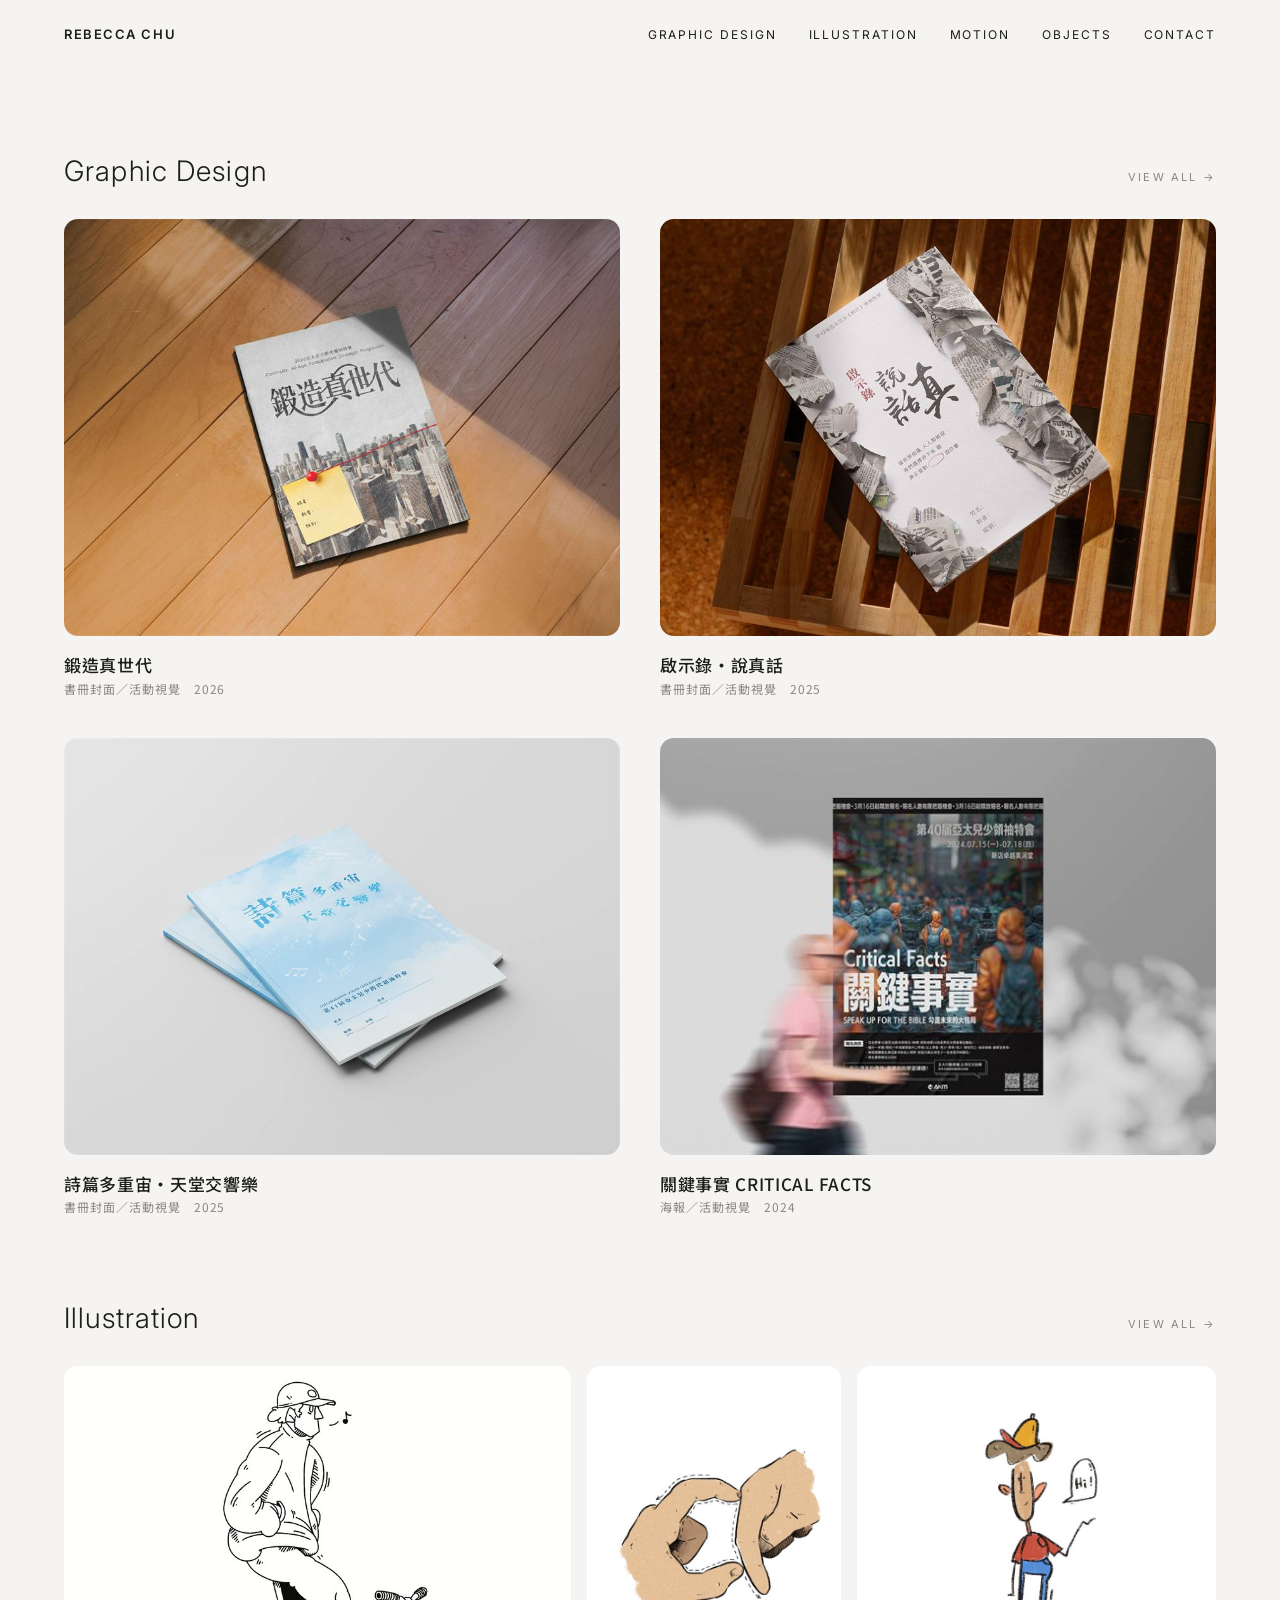
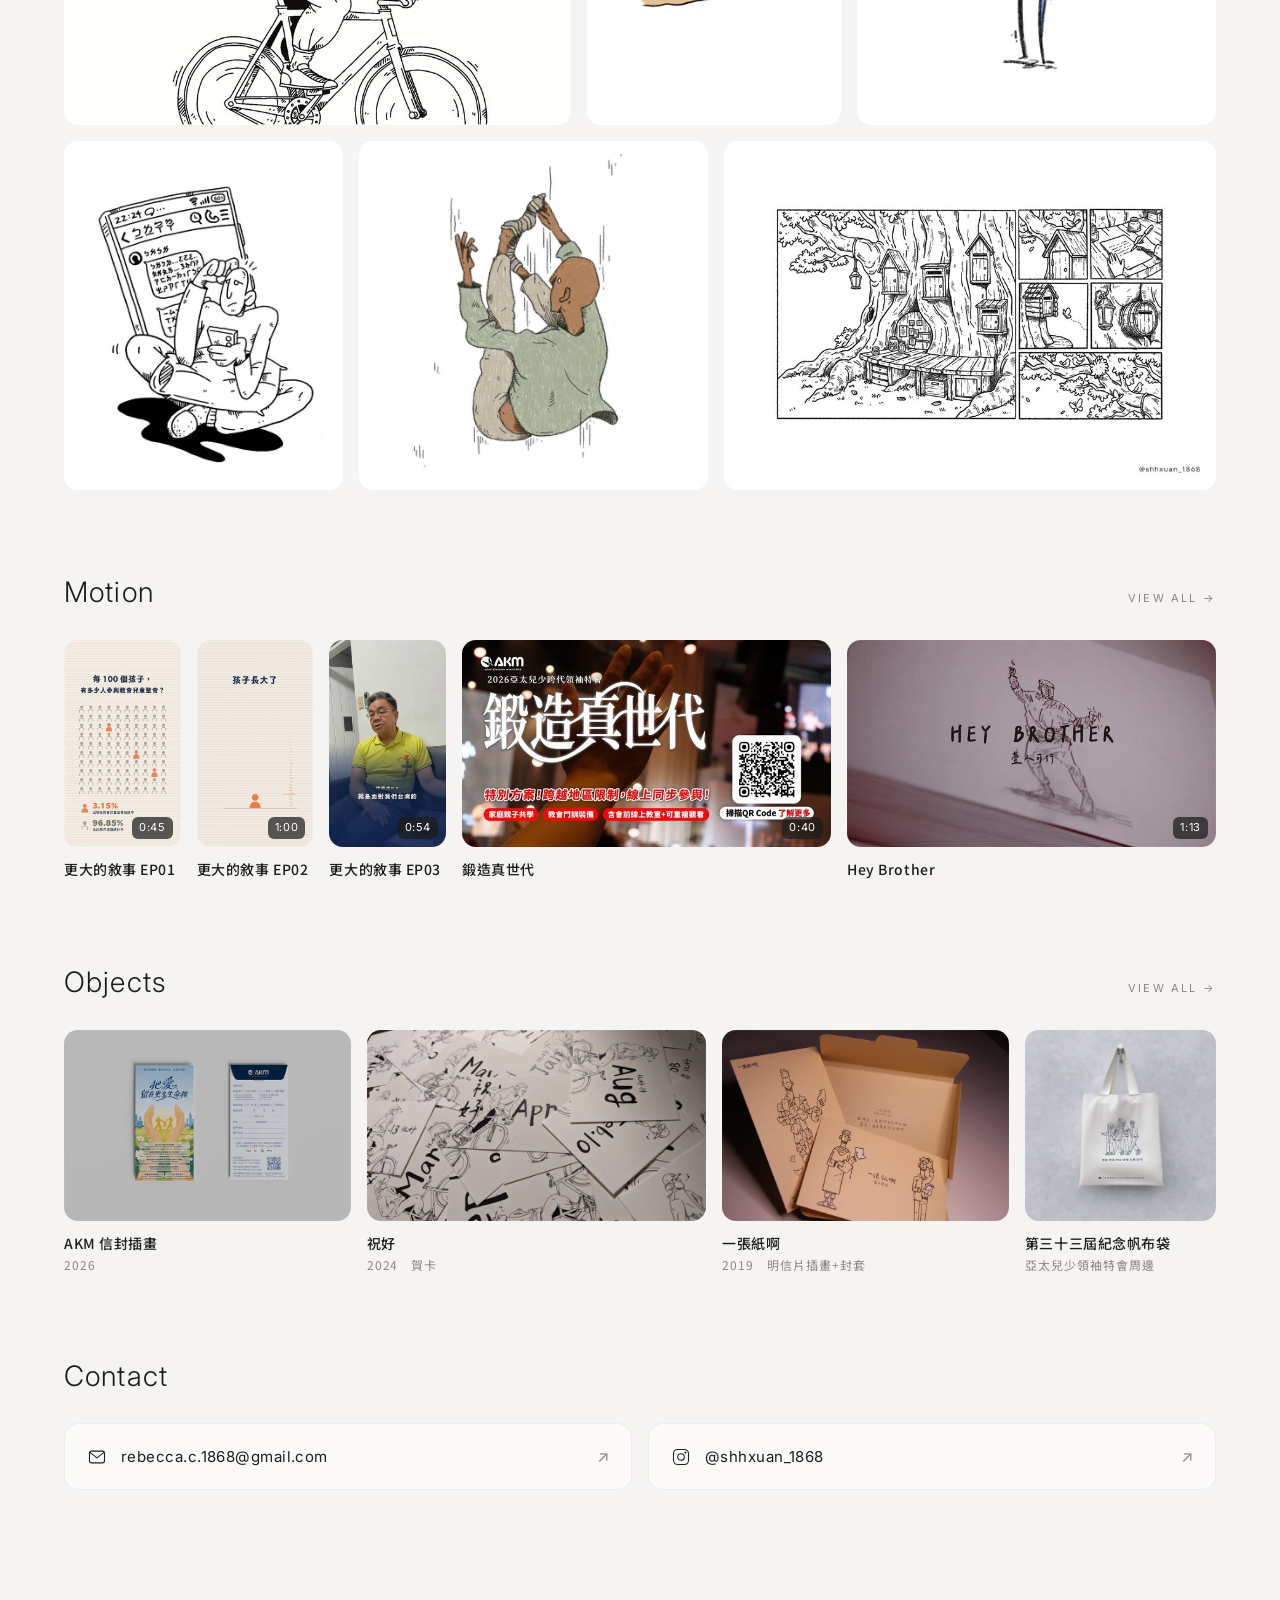
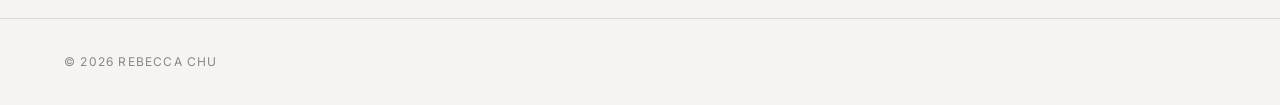
<file: index.html>
<!DOCTYPE html>
<html lang="zh-Hant">
<head>
<meta charset="UTF-8">
<meta name="viewport" content="width=device-width, initial-scale=1">
<title>REBECCA CHU｜作品集</title>
<meta name="description" content="REBECCA CHU 作品集：平面設計、插畫、動態影像與實體作品。">
<link rel="preconnect" href="https://fonts.googleapis.com">
<link rel="preconnect" href="https://fonts.gstatic.com" crossorigin>
<link href="https://fonts.googleapis.com/css2?family=Noto+Sans+TC:wght@300;400;500;700&family=Inter:wght@300;400;600&display=swap" rel="stylesheet">
<style>
  :root {
    --bg: #f5f4f2;
    --ink: #1d1d1b;
    --muted: #8a8780;
    --line: #dcdad5;
    --gutter: clamp(16px, 5vw, 72px);
    --r: 14px;
  }
  * { box-sizing: border-box; margin: 0; padding: 0; }
  html { scroll-behavior: smooth; }
  body {
    background: var(--bg); color: var(--ink);
    font-family: "Inter", "Noto Sans TC", sans-serif; line-height: 1.8;
    -webkit-font-smoothing: antialiased;
  }
  a { color: inherit; text-decoration: none; }
  img { display: block; width: 100%; height: auto; }
  .img-wait { position: relative; background-color: #e9e7e3; }
  .img-wait > img { opacity: 0; transition: opacity .6s ease, transform 1.2s cubic-bezier(.2,.7,.2,1); }
  .img-wait > img.loaded { opacity: 1; }
  .img-wait::after { content: ""; position: absolute; left: 50%; top: 50%; width: 56px; height: 1px; margin-left: -28px; background: #8a8780; transform-origin: left; animation: imgLoading 1.4s ease-in-out infinite; transition: opacity .3s; }
  .img-wait.done::after { opacity: 0; animation: none; }
  @keyframes imgLoading { 0% { transform: scaleX(0); transform-origin: left; } 50% { transform: scaleX(1); transform-origin: left; } 50.1% { transform: scaleX(1); transform-origin: right; } 100% { transform: scaleX(0); transform-origin: right; } }

  header {
    position: sticky; top: 0; z-index: 10;
    display: flex; justify-content: space-between; align-items: center;
    padding: 20px var(--gutter); font-size: 13px; letter-spacing: .12em;
    background: rgba(245,244,242,.88); backdrop-filter: blur(10px);
  }
  header .logo { font-weight: 600; }
  header nav { display: flex; gap: 32px; }
  header nav a { position: relative; padding: 4px 0; font-family: "Inter", sans-serif; font-size: 12px; letter-spacing: .16em; text-transform: uppercase; }
  header nav a::after { content: ""; position: absolute; left: 0; right: 0; bottom: -2px; height: 1px; background: currentColor; transform: scaleX(0); transform-origin: left; transition: transform .35s ease; }
  header nav a:hover::after, header nav a.active::after { transform: scaleX(1); }
  header { transition: transform .4s cubic-bezier(.2,.7,.2,1); }
  header.nav-hidden { transform: translateY(-100%); }

  /* 每一區：左邊分類名稱、右邊「看全部」 */
  main { max-width: 1440px; margin: 0 auto; padding: 0 var(--gutter); }
  .sec { padding-top: clamp(40px, 6vw, 88px); scroll-margin-top: 60px; }
  .sec-head { display: flex; justify-content: space-between; align-items: baseline; margin-bottom: 22px; }
  .sec-head h2 { font-family: "Inter", sans-serif; font-weight: 300; font-size: clamp(22px, 2.2vw, 30px); letter-spacing: .04em; }
  .sec-head a { font-size: 11px; letter-spacing: .2em; text-transform: uppercase; color: var(--muted); transition: color .2s; white-space: nowrap; }
  .sec-head a:hover { color: var(--ink); }

  /* 縮圖共用 */
  .thumb { overflow: hidden; border-radius: var(--r); }
  .item:hover .thumb img, .card:hover .thumb img { transform: scale(1.04); }
  .cap { display: block; margin-top: 12px; font-family: "Noto Sans TC"; font-size: 14px; font-weight: 500; letter-spacing: .04em; line-height: 1.5; }
  .cap small { display: block; margin-top: 2px; font-weight: 400; font-size: 12px; color: var(--muted); letter-spacing: .08em; }

  /* 平面：兩張大卡片 */
  .cards { display: grid; grid-template-columns: repeat(2, 1fr); gap: 40px; }
  .card .thumb img { aspect-ratio: 4 / 3; object-fit: cover; }
  .card .cap { margin-top: 16px; font-size: 17px; }

  /* 等高排列：同一排的圖片高度一致、保留原本比例（寬度依比例分配） */
  .row { display: flex; gap: 16px; }
  .row + .row { margin-top: 16px; }
  .row .item { flex: var(--k) 1 0; min-width: 0; }
  .row .thumb { aspect-ratio: var(--ar); }
  .row .thumb img { width: 100%; height: 100%; object-fit: cover; }

  /* 影片：右下角片長 */
  .video .thumb { position: relative; }
  .video .dur { position: absolute; right: 8px; bottom: 8px; z-index: 1; padding: 1px 7px; border-radius: 6px; background: rgba(29,29,27,.72); color: #fff; font-size: 11px; letter-spacing: .06em; }
  .video .play { position: absolute; left: 50%; top: 50%; z-index: 1; width: 44px; height: 44px; margin: -22px 0 0 -22px; border-radius: 50%; background: rgba(245,244,242,.78); backdrop-filter: blur(6px); opacity: 0; transform: scale(.9); transition: opacity .3s, transform .3s; }
  .video .play::before { content: ""; position: absolute; left: 18px; top: 14px; border-left: 12px solid var(--ink); border-top: 8px solid transparent; border-bottom: 8px solid transparent; }
  .video:hover .play { opacity: 1; transform: none; }

  /* 聯絡：兩張單行小卡片（圖示＋內容＋↗） */
  .contact { padding-bottom: clamp(72px, 10vw, 140px); }
  .contact-links { display: grid; grid-template-columns: 1fr 1fr; gap: 16px; }
  .contact-links a { display: flex; align-items: center; gap: 14px; padding: 18px 22px; border-radius: var(--r); background: rgba(255,255,255,.55); border: 1px solid rgba(29,29,27,.06); transition: background .3s, transform .4s cubic-bezier(.2,.7,.2,1); }
  .contact-links a:hover { background: #fff; transform: translateY(-3px); }
  .contact-links svg { flex: none; width: 20px; height: 20px; fill: none; stroke: currentColor; stroke-width: 1.3; }
  .contact-links .v { flex: 1; min-width: 0; font-size: 15px; letter-spacing: .03em; white-space: nowrap; overflow: hidden; text-overflow: ellipsis; }
  .contact-links i { flex: none; font-style: normal; color: var(--muted); transition: transform .3s, color .3s; }
  .contact-links a:hover i { transform: translate(2px, -2px); color: var(--ink); }
  footer { padding: 32px var(--gutter); font-size: 12px; color: var(--muted); letter-spacing: .1em; border-top: 1px solid var(--line); }

  @media (max-width: 760px) {
    :root { --r: 10px; }
    header { padding: 16px var(--gutter); font-size: 12px; }
    header nav { gap: 24px; }
    header nav a { white-space: nowrap; letter-spacing: .12em; }
    header nav .long { display: none; }
    header .logo { white-space: nowrap; }
    .cards { grid-template-columns: 1fr; gap: 32px; }
    .row { gap: 10px; }
    .row + .row { margin-top: 10px; }
    .cap { font-size: 13px; margin-top: 8px; }
    .cap small { font-size: 11px; }
    /* 影片：三支直式一排，橫式自己一排 */
    .row.videos { flex-wrap: wrap; }
    .row.videos .item { flex: 0 0 calc((100% - 20px) / 3); }
    .row.videos .item.wide { flex-basis: 100%; }
    /* 實體：一件一排 */
    .row.objects { flex-direction: column; gap: 28px; }
    .row.objects .item { flex: none; }
    .contact-links { grid-template-columns: 1fr; gap: 10px; }
  }
  @media (max-width: 420px) {
    header { font-size: 11px; letter-spacing: .08em; }
    header nav { gap: 14px; }
    header nav a { font-size: 11px; letter-spacing: .08em; }
  }
  @media (max-width: 480px) {
    header { flex-wrap: wrap; row-gap: 10px; }
    header nav { width: 100%; justify-content: space-between; gap: 0; }
  }
  @media (max-width: 370px) {
    header nav a { font-size: 10px; letter-spacing: .05em; }
  }
</style>
</head>
<body>

<header>
  <a class="logo" href="./">REBECCA CHU</a>
  <nav><a href="graphic.html">Graphic<span class="long"> Design</span></a><a href="illustration.html">Illustration</a><a href="motion.html">Motion</a><a href="objects.html">Objects</a><a href="#contact">Contact</a></nav>
</header>

<main>

  <section class="sec" id="graphic">
    <div class="sec-head"><h2>Graphic Design</h2><a href="graphic.html">View all →</a></div>
    <div class="cards">
      <a class="card" href="forging-generation.html">
        <div class="thumb"><img src="works/forging/hero-sm.jpg" srcset="works/forging/hero-sm.jpg 1000w, works/forging/hero.jpg 2000w" sizes="(max-width: 760px) 92vw, 45vw" width="2000" height="1230" alt="鍛造真世代" loading="lazy"></div>
        <span class="cap">鍛造真世代<small>書冊封面／活動視覺　2026</small></span>
      </a>
      <a class="card" href="speak-truth.html">
        <div class="thumb"><img src="works/speak-truth/hero-sm.jpg" srcset="works/speak-truth/hero-sm.jpg 1000w, works/speak-truth/hero.jpg 2000w" sizes="(max-width: 760px) 92vw, 45vw" width="2000" height="1333" alt="啟示錄・說真話" loading="lazy"></div>
        <span class="cap">啟示錄・說真話<small>書冊封面／活動視覺　2025</small></span>
      </a>
      <a class="card" href="psalms-symphony.html">
        <div class="thumb"><img src="works/psalms/hero-sm.jpg" srcset="works/psalms/hero-sm.jpg 1000w, works/psalms/hero.jpg 2000w" sizes="(max-width: 760px) 92vw, 45vw" width="2000" height="1500" alt="詩篇多重宙・天堂交響樂" loading="lazy"></div>
        <span class="cap">詩篇多重宙・天堂交響樂<small>書冊封面／活動視覺　2025</small></span>
      </a>
      <a class="card" href="critical-facts.html">
        <div class="thumb"><img src="works/critical-facts/hero-sm.jpg" srcset="works/critical-facts/hero-sm.jpg 1000w, works/critical-facts/hero.jpg 2000w" sizes="(max-width: 760px) 92vw, 45vw" width="2000" height="848" alt="關鍵事實 Critical Facts" loading="lazy"></div>
        <span class="cap">關鍵事實 CRITICAL FACTS<small>海報／活動視覺　2024</small></span>
      </a>
    </div>
  </section>

  <section class="sec" id="illustration">
    <div class="sec-head"><h2>Illustration</h2><a href="illustration.html">View all →</a></div>
    <div class="row">
      <a class="item" href="illustration.html#il-4a644bb0" style="--k:1.41; --ar:1600/1135"><div class="thumb"><img src="works/illustration/il-4a644bb0-sm.jpg" alt="走走看看" loading="lazy" decoding="async"></div></a>
      <a class="item" href="illustration.html#il-c62c7852" style="--k:.707; --ar:1131/1600"><div class="thumb"><img src="works/illustration/il-c62c7852-sm.jpg" alt="這是小寫a" loading="lazy" decoding="async"></div></a>
      <a class="item" href="illustration.html#il-46255873" style="--k:1; --ar:1/1"><div class="thumb"><img src="works/illustration/il-46255873-sm.jpg" alt="Hi! 好久不見" loading="lazy" decoding="async"></div></a>
    </div>
    <div class="row">
      <a class="item" href="illustration.html#il-e2b97708" style="--k:.8; --ar:1280/1600"><div class="thumb"><img src="works/illustration/il-e2b97708-sm.jpg" alt="拍謝哩工蝦" loading="lazy" decoding="async"></div></a>
      <a class="item" href="illustration.html#il-9cd206b6" style="--k:1; --ar:1/1"><div class="thumb"><img src="works/illustration/il-9cd206b6-sm.jpg" alt="墜" loading="lazy" decoding="async"></div></a>
      <a class="item" href="illustration.html#il-68f68974" style="--k:1.41; --ar:1600/1136"><div class="thumb"><img src="works/illustration/il-68f68974-sm.jpg" alt="樹洞一號" loading="lazy" decoding="async"></div></a>
    </div>
  </section>

  <section class="sec" id="motion">
    <div class="sec-head"><h2>Motion</h2><a href="motion.html">View all →</a></div>
    <div class="row videos">
      <a class="item video" href="motion.html#1245437306" style="--k:.5625; --ar:384/683"><div class="thumb"><img src="works/motion/v-1245437306-sm.jpg" alt="2027 更大的敘事 EP01" loading="lazy" decoding="async"><span class="play"></span><span class="dur">0:45</span></div><span class="cap">更大的敘事 EP01</span></a>
      <a class="item video" href="motion.html#1245437307" style="--k:.5625; --ar:384/683"><div class="thumb"><img src="works/motion/v-1245437307-sm.jpg" alt="2027 更大的敘事 EP02" loading="lazy" decoding="async"><span class="play"></span><span class="dur">1:00</span></div><span class="cap">更大的敘事 EP02</span></a>
      <a class="item video" href="motion.html#1248293295" style="--k:.5625; --ar:384/683"><div class="thumb"><img src="works/motion/v-1248293295-sm.jpg" alt="2027 更大的敘事 EP03" loading="lazy" decoding="async"><span class="play"></span><span class="dur">0:54</span></div><span class="cap">更大的敘事 EP03</span></a>
      <a class="item video wide" href="motion.html#1249806547" style="--k:1.778; --ar:16/9"><div class="thumb"><img src="works/motion/v-1249806547-sm.jpg" alt="2026 亞太特會 鍛造真世代" loading="lazy" decoding="async"><span class="play"></span><span class="dur">0:40</span></div><span class="cap">鍛造真世代</span></a>
      <a class="item video wide" href="motion.html#427283787" style="--k:1.778; --ar:16/9"><div class="thumb"><img src="works/motion/v-427283787-sm.jpg" alt="Hey Brother" loading="lazy" decoding="async"><span class="play"></span><span class="dur">1:13</span></div><span class="cap">Hey Brother</span></a>
    </div>
  </section>

  <section class="sec" id="objects">
    <div class="sec-head"><h2>Objects</h2><a href="objects.html">View all →</a></div>
    <div class="row objects">
      <a class="item" href="objects.html#ob-b879622b" style="--k:1.5; --ar:1600/1067"><div class="thumb"><img src="works/objects/ob-b879622b-1-sm.jpg" alt="AKM 信封插畫" loading="lazy" decoding="async"></div><span class="cap">AKM 信封插畫<small>2026</small></span></a>
      <a class="item" href="objects.html#ob-462fa775" style="--k:1.778; --ar:16/9"><div class="thumb"><img src="works/objects/ob-462fa775-1-sm.jpg" alt="祝好" loading="lazy" decoding="async"></div><span class="cap">祝好<small>2024　賀卡</small></span></a>
      <a class="item" href="objects.html#ob-7855f084" style="--k:1.5; --ar:1600/1067"><div class="thumb"><img src="works/objects/ob-7855f084-1-sm.jpg" alt="一張紙啊" loading="lazy" decoding="async"></div><span class="cap">一張紙啊<small>2019　明信片插畫+封套</small></span></a>
      <a class="item" href="objects.html#ob-e7054beb" style="--k:1; --ar:1/1"><div class="thumb"><img src="works/objects/ob-e7054beb-1-sm.jpg" alt="第三十三屆紀念帆布袋" loading="lazy" decoding="async"></div><span class="cap">第三十三屆紀念帆布袋<small>亞太兒少領袖特會周邊</small></span></a>
    </div>
  </section>

  <section class="sec contact" id="contact">
    <div class="sec-head"><h2>Contact</h2></div>
    <div class="contact-links">
      <a class="mail" href="#contact" aria-label="Email"><svg viewBox="0 0 24 24" aria-hidden="true"><rect x="3" y="5" width="18" height="14" rx="2.5"/><path d="M3.5 6.5 12 13l8.5-6.5"/></svg><span class="v" data-u="rebecca.c.1868" data-d="gmail.com">rebecca.c.1868 [at] gmail.com</span><i>↗</i></a>
      <a href="https://www.instagram.com/shhxuan_1868/" target="_blank" rel="noopener" aria-label="Instagram"><svg viewBox="0 0 24 24" aria-hidden="true"><rect x="3" y="3" width="18" height="18" rx="5"/><circle cx="12" cy="12" r="4"/><circle cx="17.3" cy="6.7" r=".6" fill="currentColor"/></svg><span class="v">@shhxuan_1868</span><i>↗</i></a>
    </div>
  </section>
</main>

<footer>© 2026 REBECCA CHU</footer>
<script>
  // 信箱在頁面原始碼裡拆開寫，減少被自動程式收集；畫面上組回完整的信箱並可點擊寄信
  document.querySelectorAll('.mail').forEach(a => {
    const v = a.querySelector('.v'), addr = v.dataset.u + '@' + v.dataset.d;
    v.textContent = addr; a.href = 'mailto:' + addr;
  });
</script>
<script src="js/blur-up.js"></script>
<script src="js/nav.js"></script>
</body>
</html>
</file>
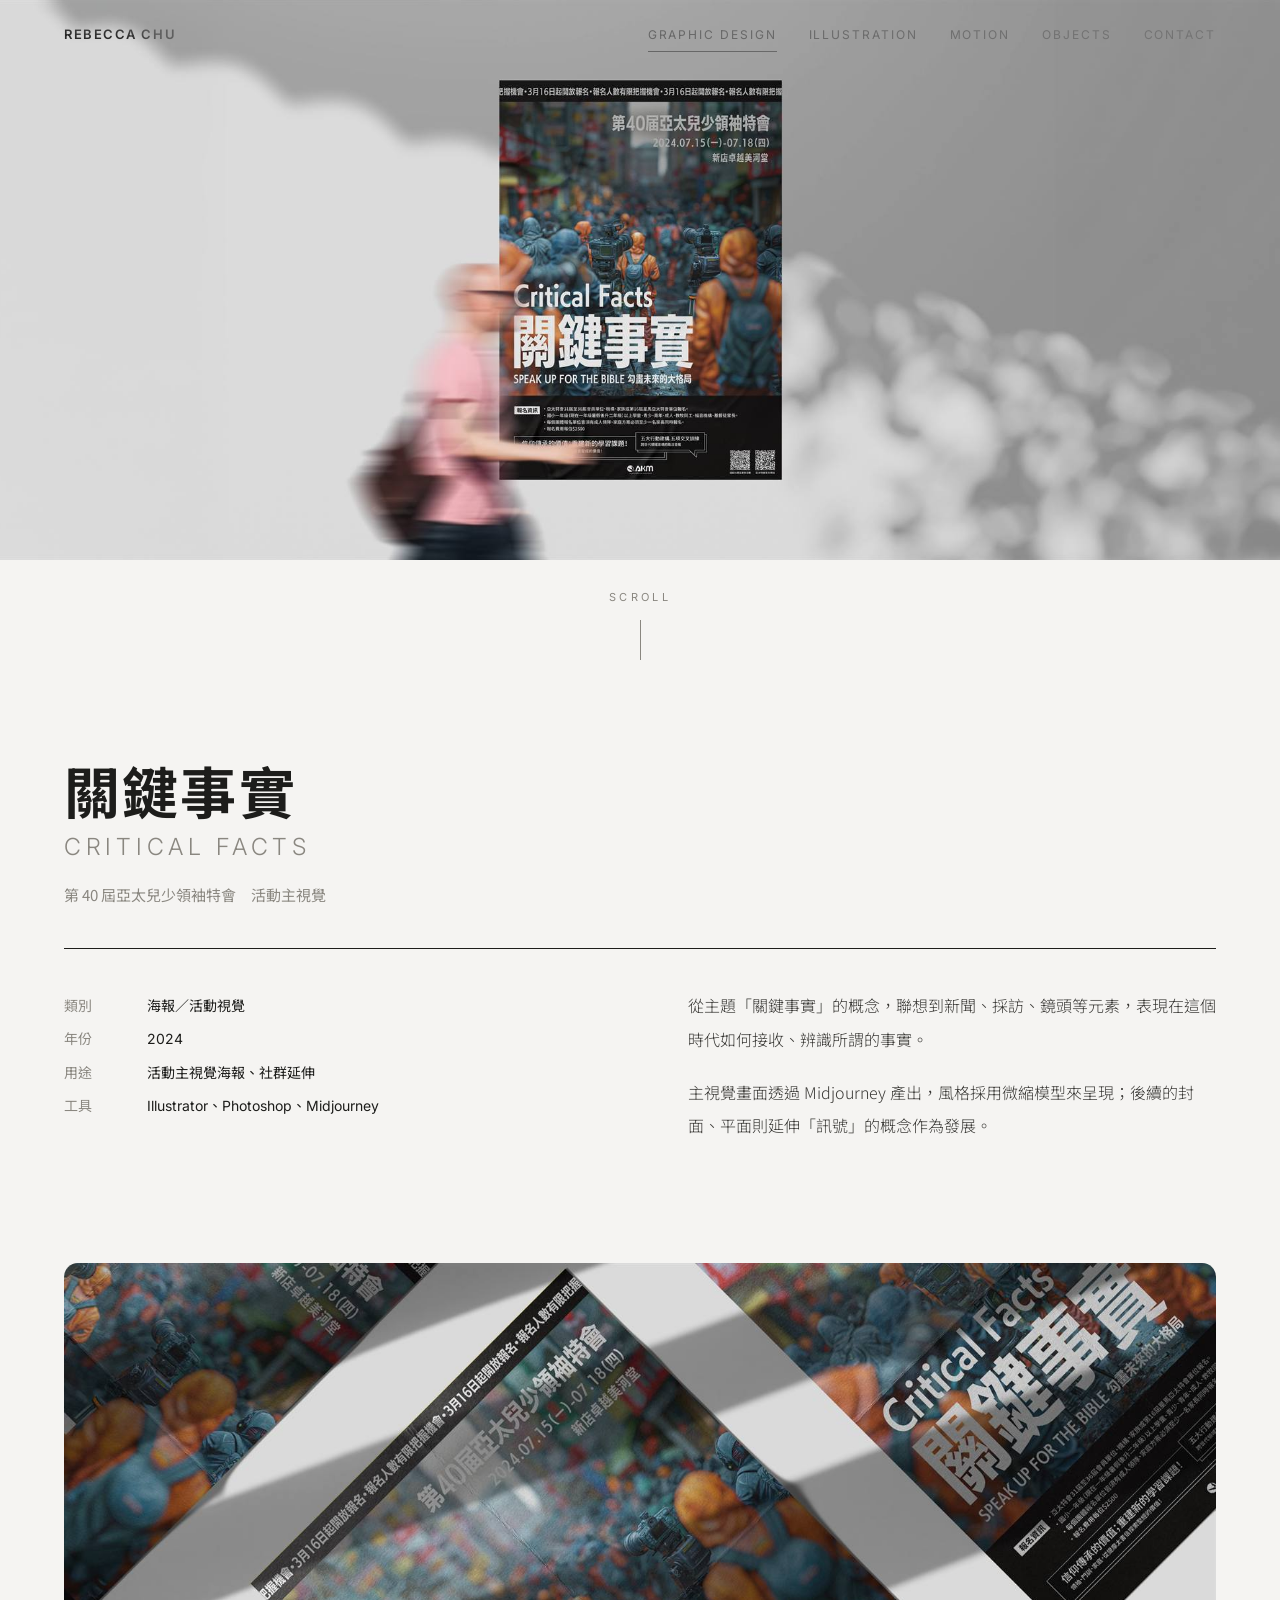
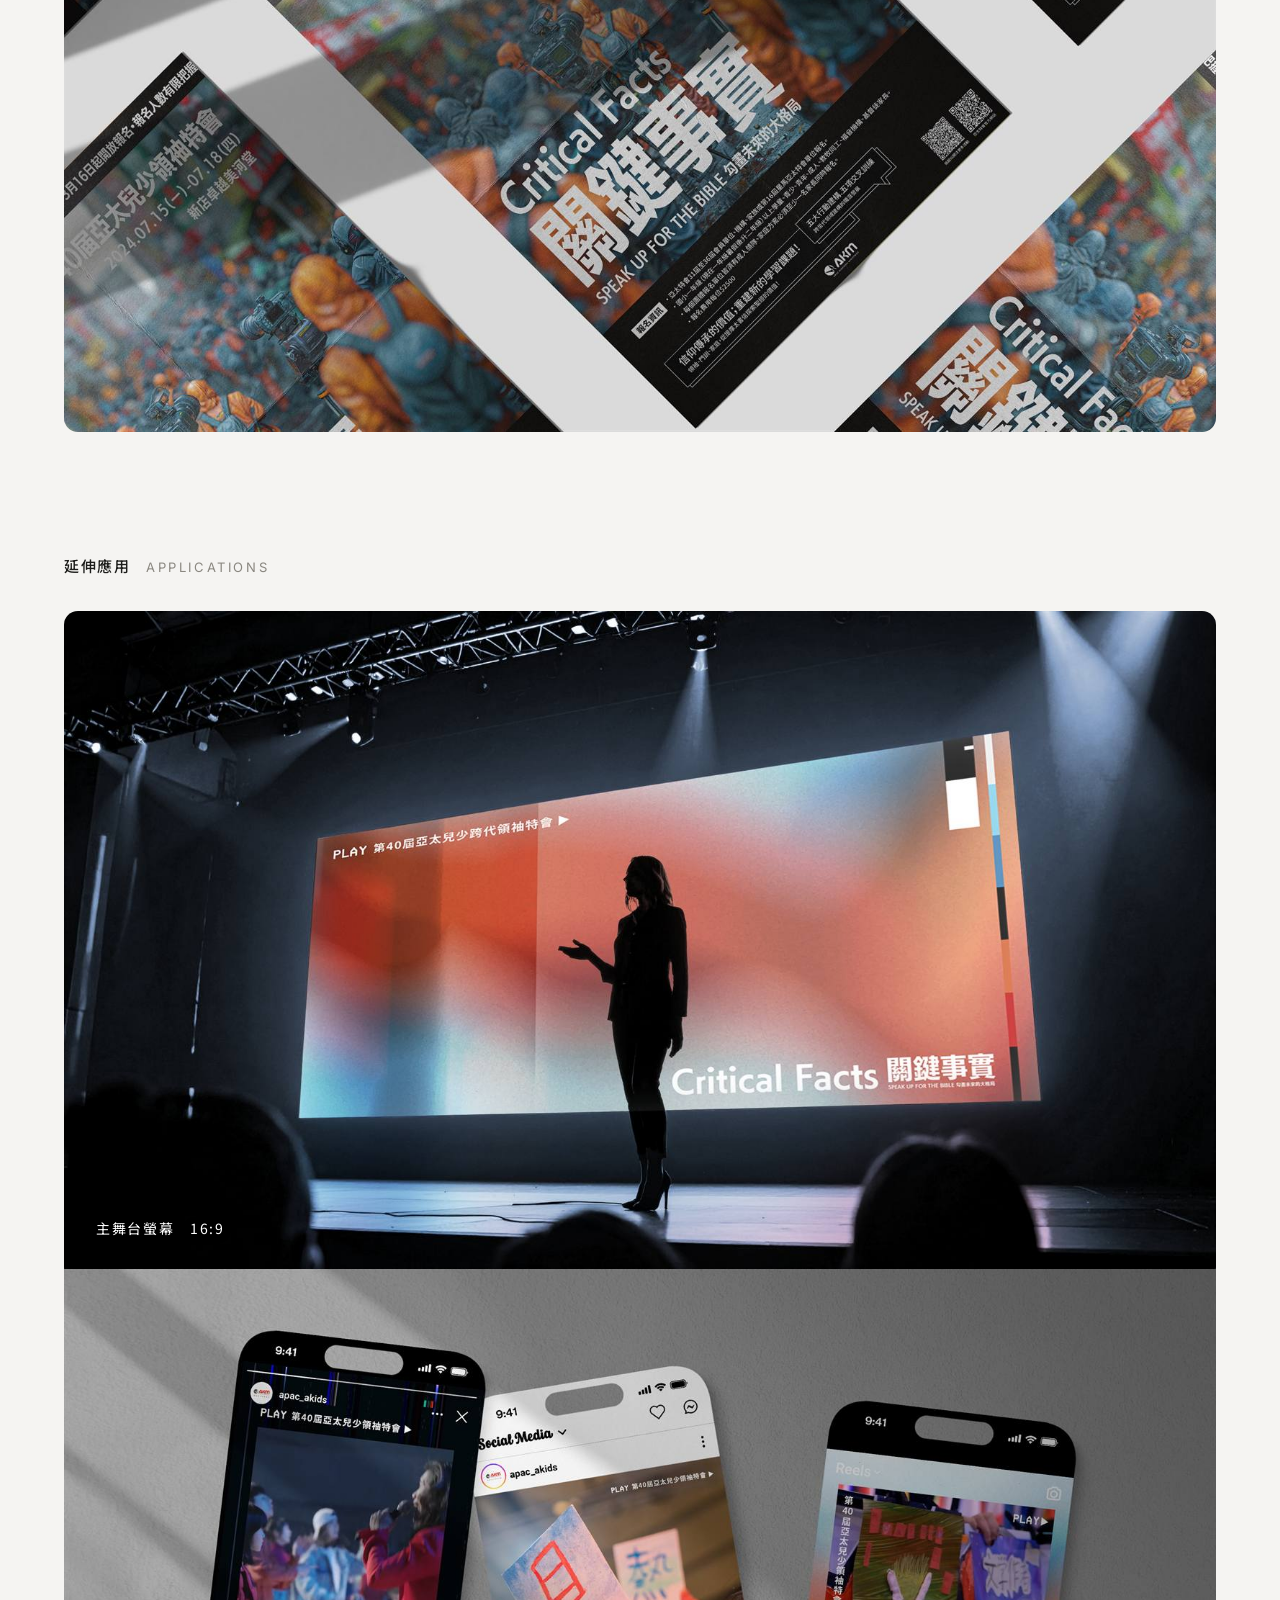
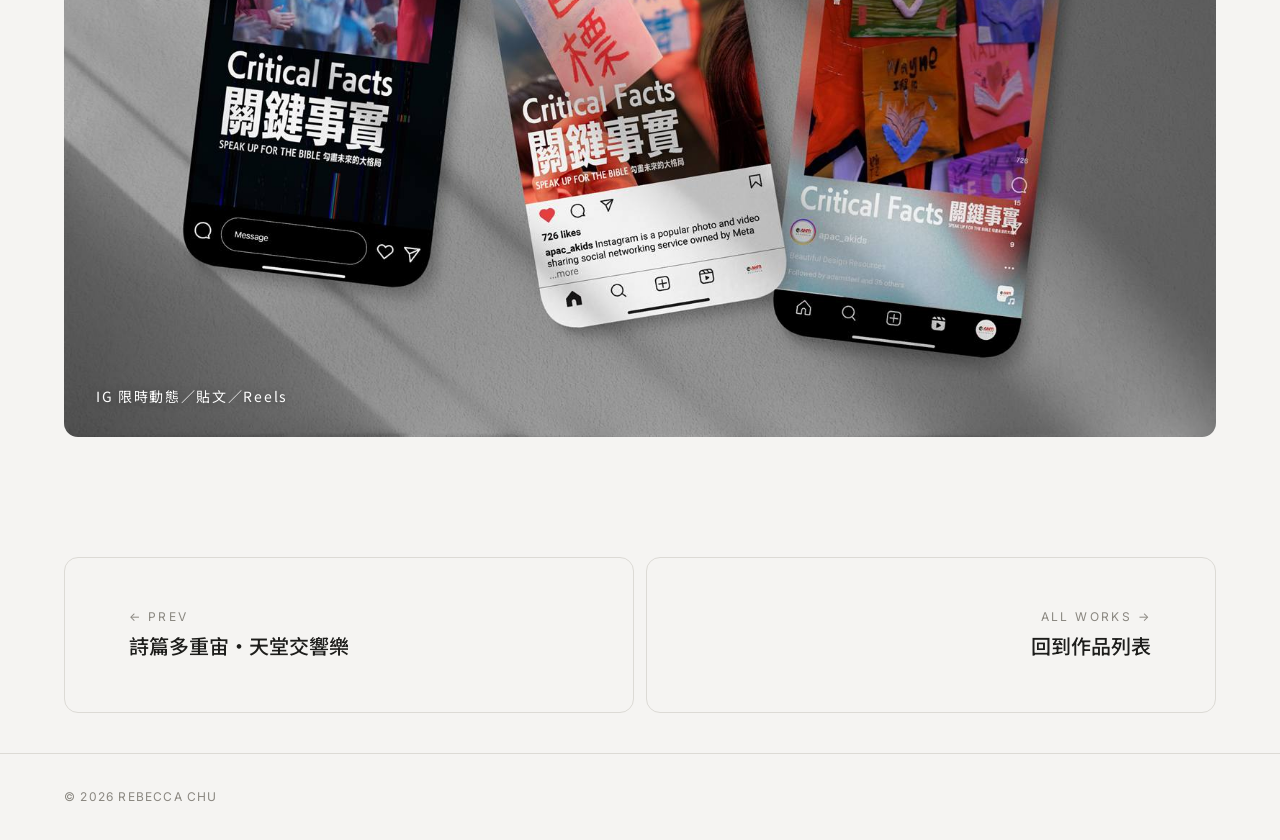
<file: critical-facts.html>
<!DOCTYPE html>
<html lang="zh-Hant">
<head>
<meta charset="UTF-8">
<meta name="viewport" content="width=device-width, initial-scale=1">
<title>關鍵事實 Critical Facts｜REBECCA CHU</title>
<link rel="preconnect" href="https://fonts.googleapis.com">
<link rel="preconnect" href="https://fonts.gstatic.com" crossorigin>
<link href="https://fonts.googleapis.com/css2?family=Noto+Sans+TC:wght@300;400;500;700&family=Inter:wght@300;400;600&display=swap" rel="stylesheet">
<link rel="stylesheet" href="css/project.css">
</head>
<body style="--hero-pos: 48% center">

<header>
  <a class="logo" href="./">REBECCA CHU</a>
  <nav><a href="graphic.html" class="active">Graphic<span class="long"> Design</span></a><a href="illustration.html">Illustration</a><a href="motion.html">Motion</a><a href="objects.html">Objects</a><a href="./#contact">Contact</a></nav>
</header>

<!-- 刊頭：Mockup 圖 -->
<div class="hero">
  <img src="works/critical-facts/hero.jpg" srcset="works/critical-facts/hero-sm.jpg 1000w, works/critical-facts/hero.jpg 2000w" sizes="100vw" width="2000" height="848" fetchpriority="high" alt="關鍵事實海報 Mockup">
</div>
<div class="scroll-hint">SCROLL</div>

<!-- 文字介紹 -->
<section class="intro">
  <div class="intro-grid">
    <div class="titles reveal">
      <h1>關鍵事實<span class="en">Critical Facts</span></h1>
      <p class="subtitle">第 40 屆亞太兒少領袖特會　活動主視覺</p>
    </div>
    <div class="side reveal">
      <ul class="meta">
        <li><span>類別</span><span>海報／活動視覺</span></li>
        <li><span>年份</span><span>2024</span></li>
        <li><span>用途</span><span>活動主視覺海報、社群延伸</span></li>
        <li><span>工具</span><span>Illustrator、Photoshop、Midjourney</span></li>
      </ul>
      <div class="desc">
        <p>從主題「關鍵事實」的概念，聯想到新聞、採訪、鏡頭等元素，表現在這個時代如何接收、辨識所謂的事實。</p>
        <p>主視覺畫面透過 Midjourney 產出，風格採用微縮模型來呈現；後續的封面、平面則延伸「訊號」的概念作為發展。</p>
      </div>
    </div>
  </div>
</section>

<!-- 作品細節：不放標題與圖說，讓圖片直接接在文字介紹後面 -->
<section class="block">
  <figure>
    <img src="works/critical-facts/detail-mockup.jpg" srcset="works/critical-facts/detail-mockup-sm.jpg 900w, works/critical-facts/detail-mockup.jpg 1600w" sizes="(max-width: 1280px) 90vw, 1136px" width="1600" height="1068" decoding="async" alt="關鍵事實海報細節示意" loading="lazy">
  </figure>
</section>

<!-- 舊版作品細節（平面原圖＋局部裁切）：暫時隱藏，需要時刪掉這行和區塊結尾的註解符號即可
<section class="block">
  <div class="block-title reveal"><b>作品細節</b><span>DETAILS</span></div>
  <div class="details">
    <figure>
      <div class="paper"><img src="works/critical-facts/poster.jpg" alt="關鍵事實海報平面原圖" loading="lazy"></div>
      <figcaption>海報完稿</figcaption>
    </figure>
    <div class="stack">
      <figure>
        <div class="crop"><img src="works/critical-facts/detail-title.jpg" alt="標題字局部" loading="lazy"></div>
        <figcaption>標題字　中英文標題層次</figcaption>
      </figure>
      <figure>
        <div class="crop"><img src="works/critical-facts/detail-camera.jpg" alt="微縮模型風格局部" loading="lazy"></div>
        <figcaption>微縮模型風格　以 Midjourney 生成的採訪鏡頭場景</figcaption>
      </figure>
    </div>
  </div>
  <figure class="wide-crop reveal">
    <div class="crop"><img src="works/critical-facts/detail-info.jpg" alt="報名資訊區排版" loading="lazy"></div>
    <figcaption>資訊區排版　報名資訊與活動標語</figcaption>
  </figure>
</section>
作品細節區塊結尾 -->

<!-- 延伸應用 -->
<section class="block">
  <div class="block-title reveal"><b>延伸應用</b><span>APPLICATIONS</span></div>
  <figure class="overlay">
    <img src="works/critical-facts/ext-stage.jpg" srcset="works/critical-facts/ext-stage-sm.jpg 900w, works/critical-facts/ext-stage.jpg 1600w" sizes="(max-width: 1280px) 90vw, 1136px" width="1600" height="914" decoding="async" alt="活動現場主舞台螢幕示意" loading="lazy">
    <figcaption>主舞台螢幕　16:9</figcaption>
  </figure>
  <!-- 平面 16:9 底圖：目前改用舞台 Mockup 呈現，需要時可恢復
  <div class="screens">
    <figure><img src="works/critical-facts/ext-a-wide.jpg" alt="活動延伸底圖 A 16:9" loading="lazy"><figcaption>活動延伸底圖 A　16:9</figcaption></figure>
    <figure><img src="works/critical-facts/ext-b-wide.jpg" alt="活動延伸底圖 B 16:9" loading="lazy"><figcaption>活動延伸底圖 B　16:9</figcaption></figure>
  </div>
  -->
  <figure class="overlay">
    <img src="works/critical-facts/ext-phones.jpg" srcset="works/critical-facts/ext-phones-sm.jpg 900w, works/critical-facts/ext-phones.jpg 1600w" sizes="(max-width: 1280px) 90vw, 1136px" width="1600" height="1067" decoding="async" alt="IG 限時動態、貼文與 Reels 延伸示意" loading="lazy">
    <figcaption>IG 限時動態／貼文／Reels</figcaption>
  </figure>
</section>

<!-- 上一件／下一件 -->
<nav class="pager">
  <a href="psalms-symphony.html"><small>← PREV</small><strong>詩篇多重宙・天堂交響樂</strong></a>
  <a href="graphic.html#works"><small>ALL WORKS →</small><strong>回到作品列表</strong></a>
</nav>
<footer>© 2026 REBECCA CHU</footer>

<script src="js/blur-up.js"></script>
<script src="js/project.js"></script>
<script src="js/nav.js"></script>
</body>
</html>
</file>
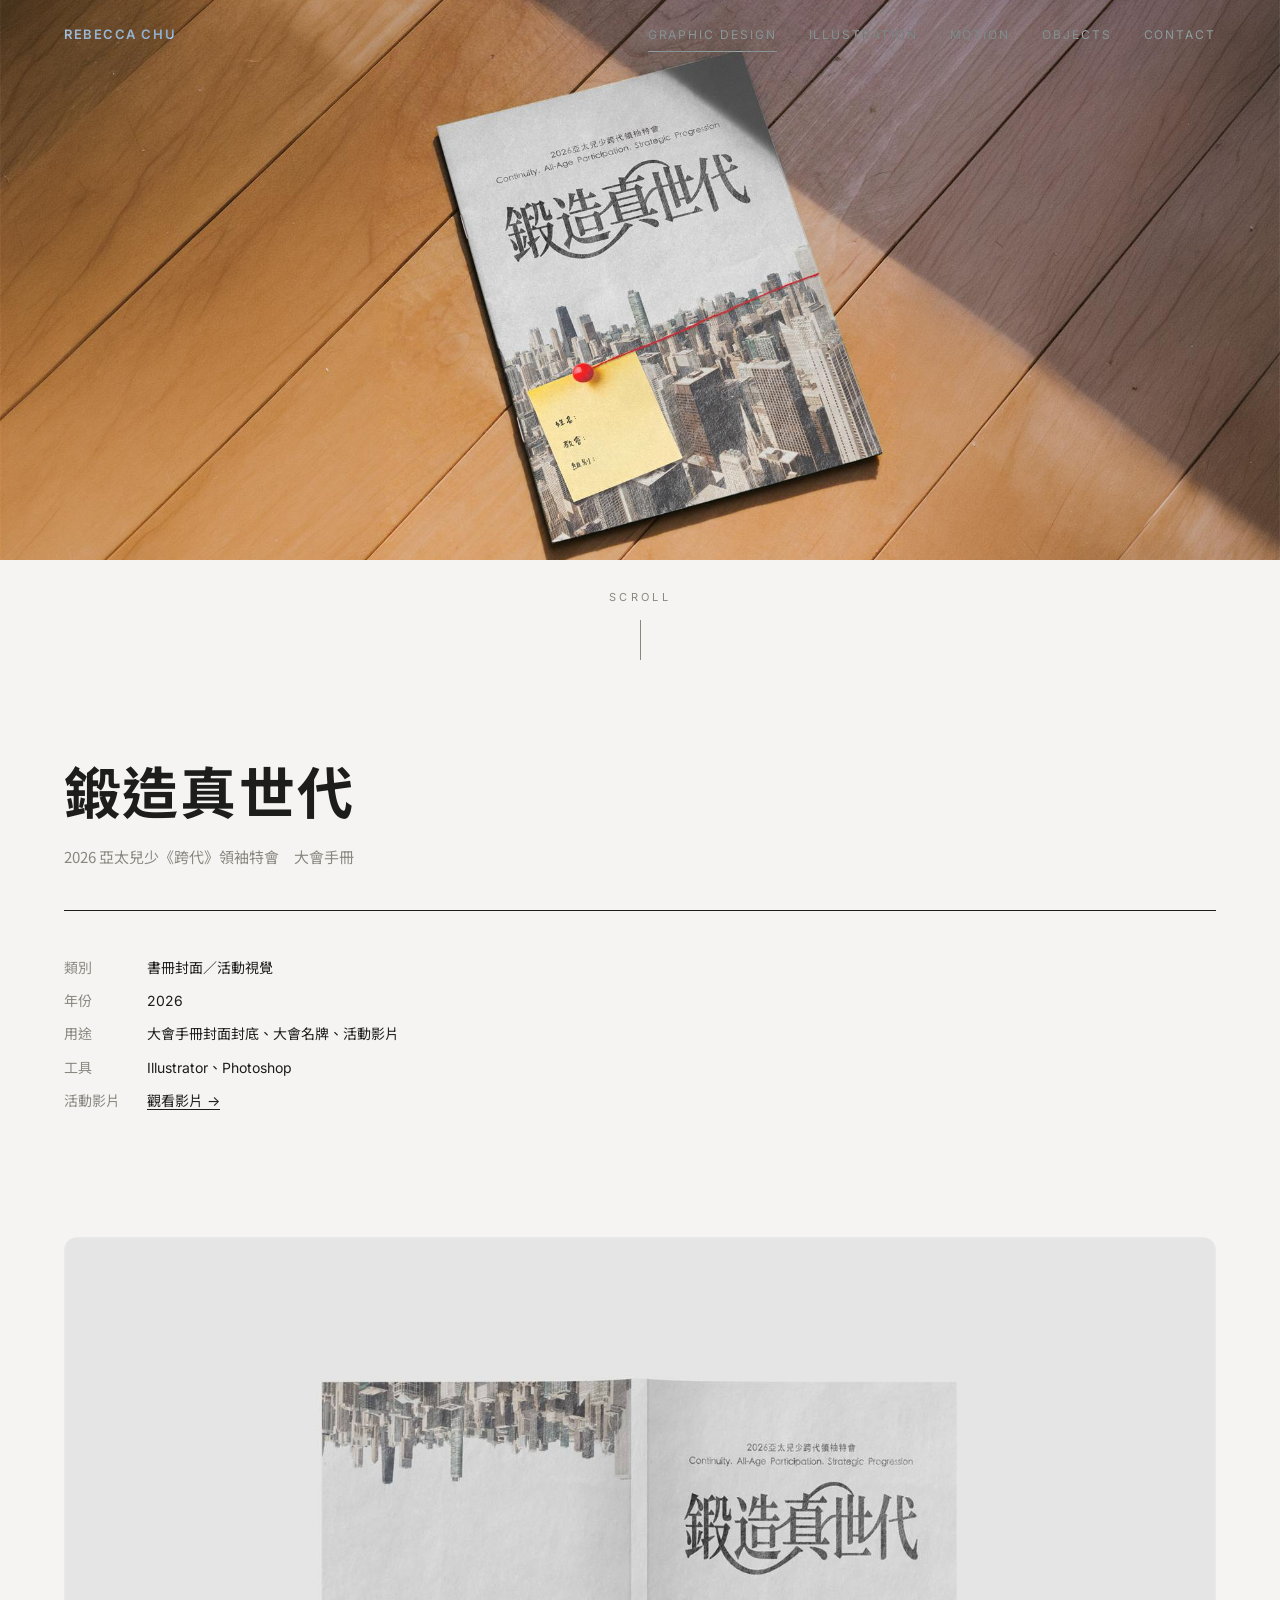
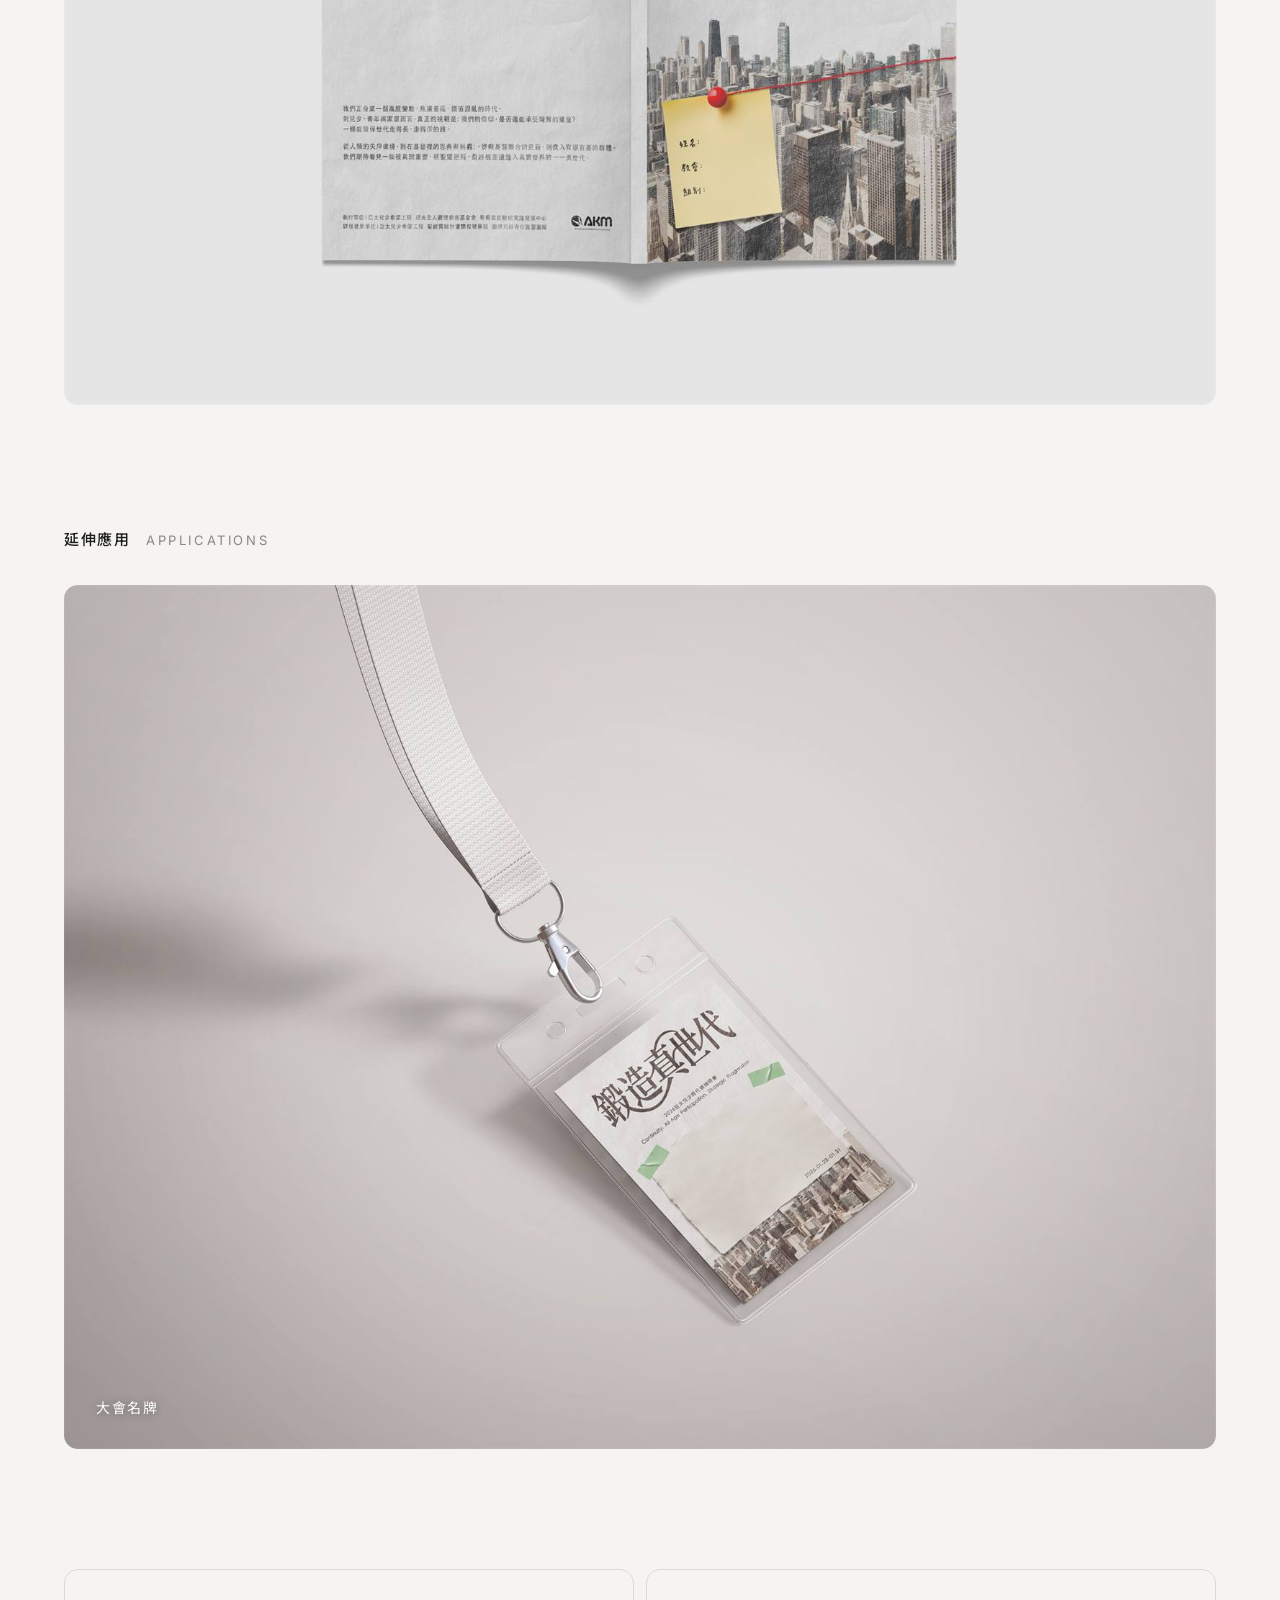
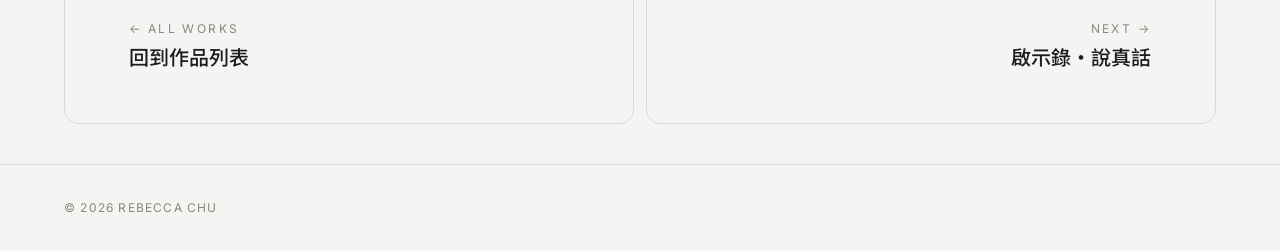
<file: forging-generation.html>
<!DOCTYPE html>
<html lang="zh-Hant">
<head>
<meta charset="UTF-8">
<meta name="viewport" content="width=device-width, initial-scale=1">
<title>鍛造真世代｜REBECCA CHU</title>
<link rel="preconnect" href="https://fonts.googleapis.com">
<link rel="preconnect" href="https://fonts.gstatic.com" crossorigin>
<link href="https://fonts.googleapis.com/css2?family=Noto+Sans+TC:wght@300;400;500;700&family=Inter:wght@300;400;600&display=swap" rel="stylesheet">
<link rel="stylesheet" href="css/project.css">
</head>
<body style="--hero-pos: center 50%">

<header>
  <a class="logo" href="./">REBECCA CHU</a>
  <nav><a href="graphic.html" class="active">Graphic<span class="long"> Design</span></a><a href="illustration.html">Illustration</a><a href="motion.html">Motion</a><a href="objects.html">Objects</a><a href="./#contact">Contact</a></nav>
</header>

<!-- 刊頭：Mockup 圖 -->
<div class="hero">
  <img src="works/forging/hero.jpg" srcset="works/forging/hero-sm.jpg 1000w, works/forging/hero.jpg 2000w" sizes="100vw" width="2000" height="1230" fetchpriority="high" alt="鍛造真世代大會手冊 Mockup">
</div>
<div class="scroll-hint">SCROLL</div>

<!-- 文字介紹 -->
<section class="intro">
  <div class="intro-grid">
    <div class="titles reveal">
      <h1>鍛造真世代</h1>
      <p class="subtitle">2026 亞太兒少《跨代》領袖特會　大會手冊</p>
    </div>
    <div class="side reveal">
      <ul class="meta">
        <li><span>類別</span><span>書冊封面／活動視覺</span></li>
        <li><span>年份</span><span>2026</span></li>
        <li><span>用途</span><span>大會手冊封面封底、大會名牌、活動影片</span></li>
        <li><span>工具</span><span>Illustrator、Photoshop</span></li>
        <li><span>活動影片</span><span><a href="motion.html#1249806547">觀看影片 →</a></span></li>
      </ul>
    </div>
  </div>
</section>

<!-- 作品細節：封面封底 -->
<section class="block">
  <figure>
    <img src="works/forging/cover.jpg" srcset="works/forging/cover-sm.jpg 900w, works/forging/cover.jpg 1600w" sizes="(max-width: 1280px) 90vw, 1136px" width="1600" height="1067" decoding="async" alt="大會手冊封面與封底" loading="lazy">
  </figure>
</section>

<!-- 延伸應用 -->
<section class="block">
  <div class="block-title reveal"><b>延伸應用</b><span>APPLICATIONS</span></div>
  <figure class="overlay">
    <img src="works/forging/badge.jpg" srcset="works/forging/badge-sm.jpg 900w, works/forging/badge.jpg 1600w" sizes="(max-width: 1280px) 90vw, 1136px" width="1600" height="1200" decoding="async" alt="大會名牌 Mockup" loading="lazy">
    <figcaption>大會名牌</figcaption>
  </figure>
</section>

<!-- 上一件／下一件 -->
<nav class="pager">
  <a href="graphic.html#works"><small>← ALL WORKS</small><strong>回到作品列表</strong></a>
  <a href="speak-truth.html"><small>NEXT →</small><strong>啟示錄・說真話</strong></a>
</nav><footer>© 2026 REBECCA CHU</footer>

<script src="js/blur-up.js"></script>
<script src="js/project.js"></script>
<script src="js/nav.js"></script>
</body>
</html>
</file>
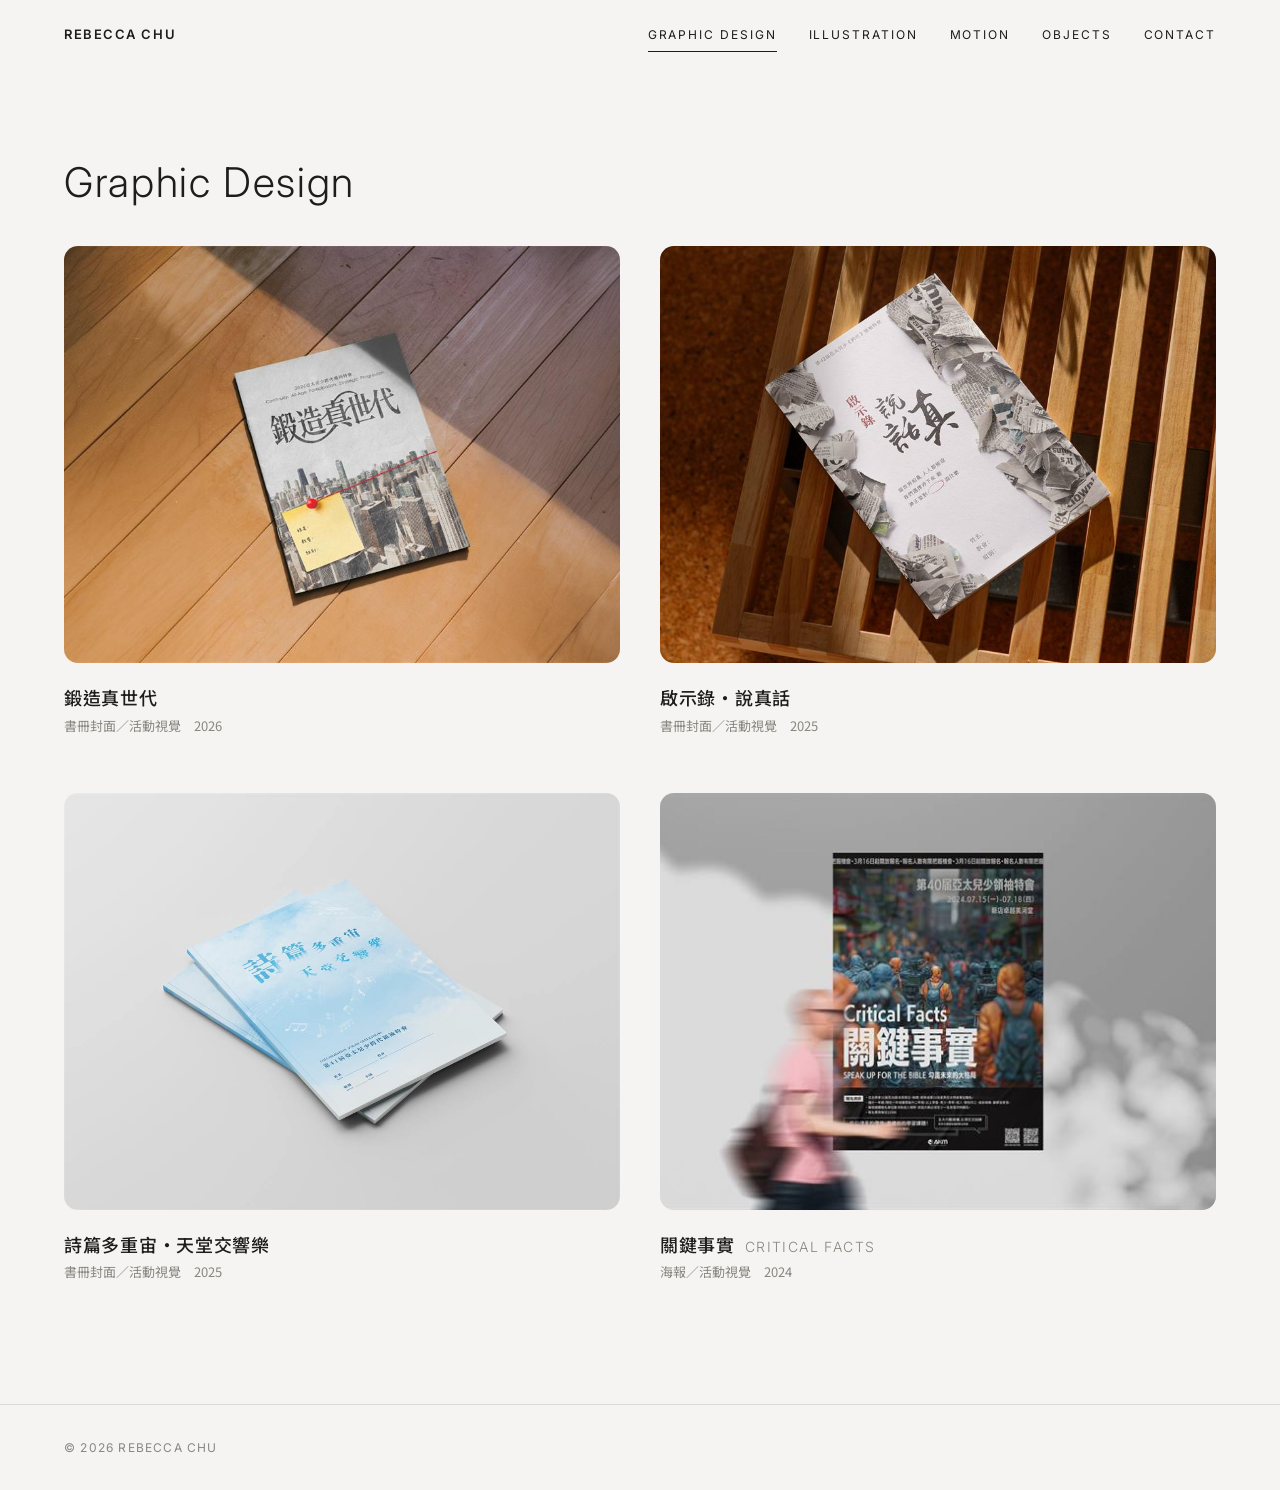
<file: graphic.html>
<!DOCTYPE html>
<html lang="zh-Hant">
<head>
<meta charset="UTF-8">
<meta name="viewport" content="width=device-width, initial-scale=1">
<title>平面 Graphic Design｜REBECCA CHU</title>
<meta name="description" content="REBECCA CHU 平面設計作品集：海報、DM、書籍封面與社群視覺。">
<link rel="preconnect" href="https://fonts.googleapis.com">
<link rel="preconnect" href="https://fonts.gstatic.com" crossorigin>
<link href="https://fonts.googleapis.com/css2?family=Noto+Sans+TC:wght@300;400;500;700&family=Inter:wght@300;400;600&display=swap" rel="stylesheet">
<style>
  :root {
    --bg: #f5f4f2;
    --ink: #1d1d1b;
    --muted: #8a8780;
    --line: #dcdad5;
    --gutter: clamp(16px, 5vw, 72px);
  }
  * { box-sizing: border-box; margin: 0; padding: 0; }
  body {
    background: var(--bg); color: var(--ink);
    font-family: "Inter", "Noto Sans TC", sans-serif; line-height: 1.8;
    -webkit-font-smoothing: antialiased;
  }
  a { color: inherit; text-decoration: none; }
  img { display: block; width: 100%; height: auto; }
  .img-wait { position: relative; background-color: #e9e7e3; }
  .img-wait > img { opacity: 0; transition: opacity .6s ease; }
  .img-wait > img.loaded { opacity: 1; }
  .img-wait::after { content: ""; position: absolute; left: 50%; top: 50%; width: 56px; height: 1px; margin-left: -28px; background: #8a8780; transform-origin: left; animation: imgLoading 1.4s ease-in-out infinite; transition: opacity .3s; }
  .img-wait.done::after { opacity: 0; animation: none; }
  @keyframes imgLoading { 0% { transform: scaleX(0); transform-origin: left; } 50% { transform: scaleX(1); transform-origin: left; } 50.1% { transform: scaleX(1); transform-origin: right; } 100% { transform: scaleX(0); transform-origin: right; } }

  header {
    position: sticky; top: 0; z-index: 10;
    display: flex; justify-content: space-between; align-items: center;
    padding: 20px var(--gutter); font-size: 13px; letter-spacing: .12em;
    background: rgba(245,244,242,.88); backdrop-filter: blur(10px);
  }
  header .logo { font-weight: 600; }
  header nav { display: flex; gap: 32px; }
  header nav a { position: relative; padding: 4px 0; font-family: "Inter", sans-serif; font-size: 12px; letter-spacing: .16em; text-transform: uppercase; }
  header nav a .en { font-family: "Inter"; font-weight: 300; font-size: 11px; letter-spacing: .14em; margin-left: 6px; opacity: .6; }
  header nav a::after { content: ""; position: absolute; left: 0; right: 0; bottom: -2px; height: 1px; background: currentColor; transform: scaleX(0); transform-origin: left; transition: transform .35s ease; }
  header nav a:hover::after, header nav a.active::after { transform: scaleX(1); }
  header { transition: transform .4s cubic-bezier(.2,.7,.2,1); }
  header.nav-hidden { transform: translateY(-100%); }

  /* 分類頁開頭（平面設計、插畫共用）：大字英文分類名 → 中文名＋說明 → 深色長線＋作品數量 */
  .page-title { padding: clamp(48px, 7vw, 96px) var(--gutter) 0; max-width: 1440px; margin: 0 auto; }
  .page-title h1 { font-family: "Inter", sans-serif; font-weight: 300; font-size: clamp(28px, 3.2vw, 44px); line-height: 1.15; letter-spacing: .04em; }
  .page-title .sub { margin-top: 12px; font-family: "Noto Sans TC"; font-size: 15px; color: var(--muted); letter-spacing: .1em; }
  .page-title .sub b { color: var(--ink); font-weight: 500; margin-right: 14px; }
  /* 作品列表 */
  .works { padding: 40px var(--gutter) 120px; max-width: 1440px; margin: 0 auto; }
  .grid { display: grid; grid-template-columns: repeat(2, 1fr); gap: 56px 40px; }
  .card .thumb { overflow: hidden; background: #ddd; border-radius: 14px; }
  .card .thumb img { aspect-ratio: 4 / 3; object-fit: cover; transition: transform 1.2s cubic-bezier(.2,.7,.2,1); }
  .card:hover .thumb img { transform: scale(1.04); }
  .card h2 { margin-top: 18px; font-family: "Noto Sans TC"; font-weight: 500; font-size: 18px; letter-spacing: .04em; }
  .card h2 span { font-family: "Inter"; font-weight: 300; color: var(--muted); font-size: 14px; letter-spacing: .1em; margin-left: 10px; }
  .card p { font-size: 13px; color: var(--muted); font-family: "Noto Sans TC"; }
  .soon { aspect-ratio: 4 / 3; border: 1px dashed var(--line); display: flex; align-items: center; justify-content: center; color: var(--muted); font-size: 13px; letter-spacing: .2em; }

  footer { padding: 32px var(--gutter); font-size: 12px; color: var(--muted); letter-spacing: .1em; border-top: 1px solid var(--line); }

  @media (max-width: 760px) {
    header { padding: 16px var(--gutter); font-size: 12px; }
    header nav .en { display: none; }
    header nav { gap: 24px; }
    header nav a { white-space: nowrap; letter-spacing: .12em; }
    header nav .long { display: none; }
    header .logo { white-space: nowrap; }
    .grid { grid-template-columns: 1fr; gap: 40px; }
    .card .thumb { border-radius: 10px; }
  }
  /* 很窄的手機：導覽列三個項目也排得下一行 */
  @media (max-width: 420px) {
    header { font-size: 11px; letter-spacing: .08em; }
    header nav { gap: 14px; }
    header nav a { font-size: 11px; letter-spacing: .08em; }
  }
  /* 很窄的手機：名字一行、分類排在下一行 */
  @media (max-width: 480px) {
    header { flex-wrap: wrap; row-gap: 10px; }
    header nav { width: 100%; justify-content: space-between; gap: 0; }
  }
</style>
</head>
<body>

<header>
  <a class="logo" href="./">REBECCA CHU</a>
  <nav><a href="graphic.html" class="active">Graphic<span class="long"> Design</span></a><a href="illustration.html">Illustration</a><a href="motion.html">Motion</a><a href="objects.html">Objects</a><a href="./#contact">Contact</a></nav>
</header>

<section class="page-title">
  <h1>Graphic Design</h1>
</section>

<section class="works" id="works">
  <div class="grid">
    <a class="card" href="forging-generation.html">
      <div class="thumb"><img src="works/forging/hero-sm.jpg" srcset="works/forging/hero-sm.jpg 1000w, works/forging/hero.jpg 2000w" sizes="(max-width: 760px) 92vw, 45vw" width="2000" height="1230" alt="鍛造真世代"></div>
      <h2>鍛造真世代</h2>
      <p>書冊封面／活動視覺　2026</p>
    </a>
    <a class="card" href="speak-truth.html">
      <div class="thumb"><img src="works/speak-truth/hero-sm.jpg" srcset="works/speak-truth/hero-sm.jpg 1000w, works/speak-truth/hero.jpg 2000w" sizes="(max-width: 760px) 92vw, 45vw" width="2000" height="1333" alt="啟示錄・說真話"></div>
      <h2>啟示錄・說真話</h2>
      <p>書冊封面／活動視覺　2025</p>
    </a>
    <a class="card" href="psalms-symphony.html">
      <div class="thumb"><img src="works/psalms/hero-sm.jpg" srcset="works/psalms/hero-sm.jpg 1000w, works/psalms/hero.jpg 2000w" sizes="(max-width: 760px) 92vw, 45vw" width="2000" height="1500" alt="詩篇多重宙・天堂交響樂"></div>
      <h2>詩篇多重宙・天堂交響樂</h2>
      <p>書冊封面／活動視覺　2025</p>
    </a>
    <a class="card" href="critical-facts.html">
      <div class="thumb"><img src="works/critical-facts/hero-sm.jpg" srcset="works/critical-facts/hero-sm.jpg 1000w, works/critical-facts/hero.jpg 2000w" sizes="(max-width: 760px) 92vw, 45vw" width="2000" height="848" alt="關鍵事實 Critical Facts"></div>
      <h2>關鍵事實<span>CRITICAL FACTS</span></h2>
      <p>海報／活動視覺　2024</p>
    </a>
  </div>
</section>

<footer>© 2026 REBECCA CHU</footer>
<script src="js/blur-up.js"></script>
<script src="js/nav.js"></script>
</body>
</html>
</file>
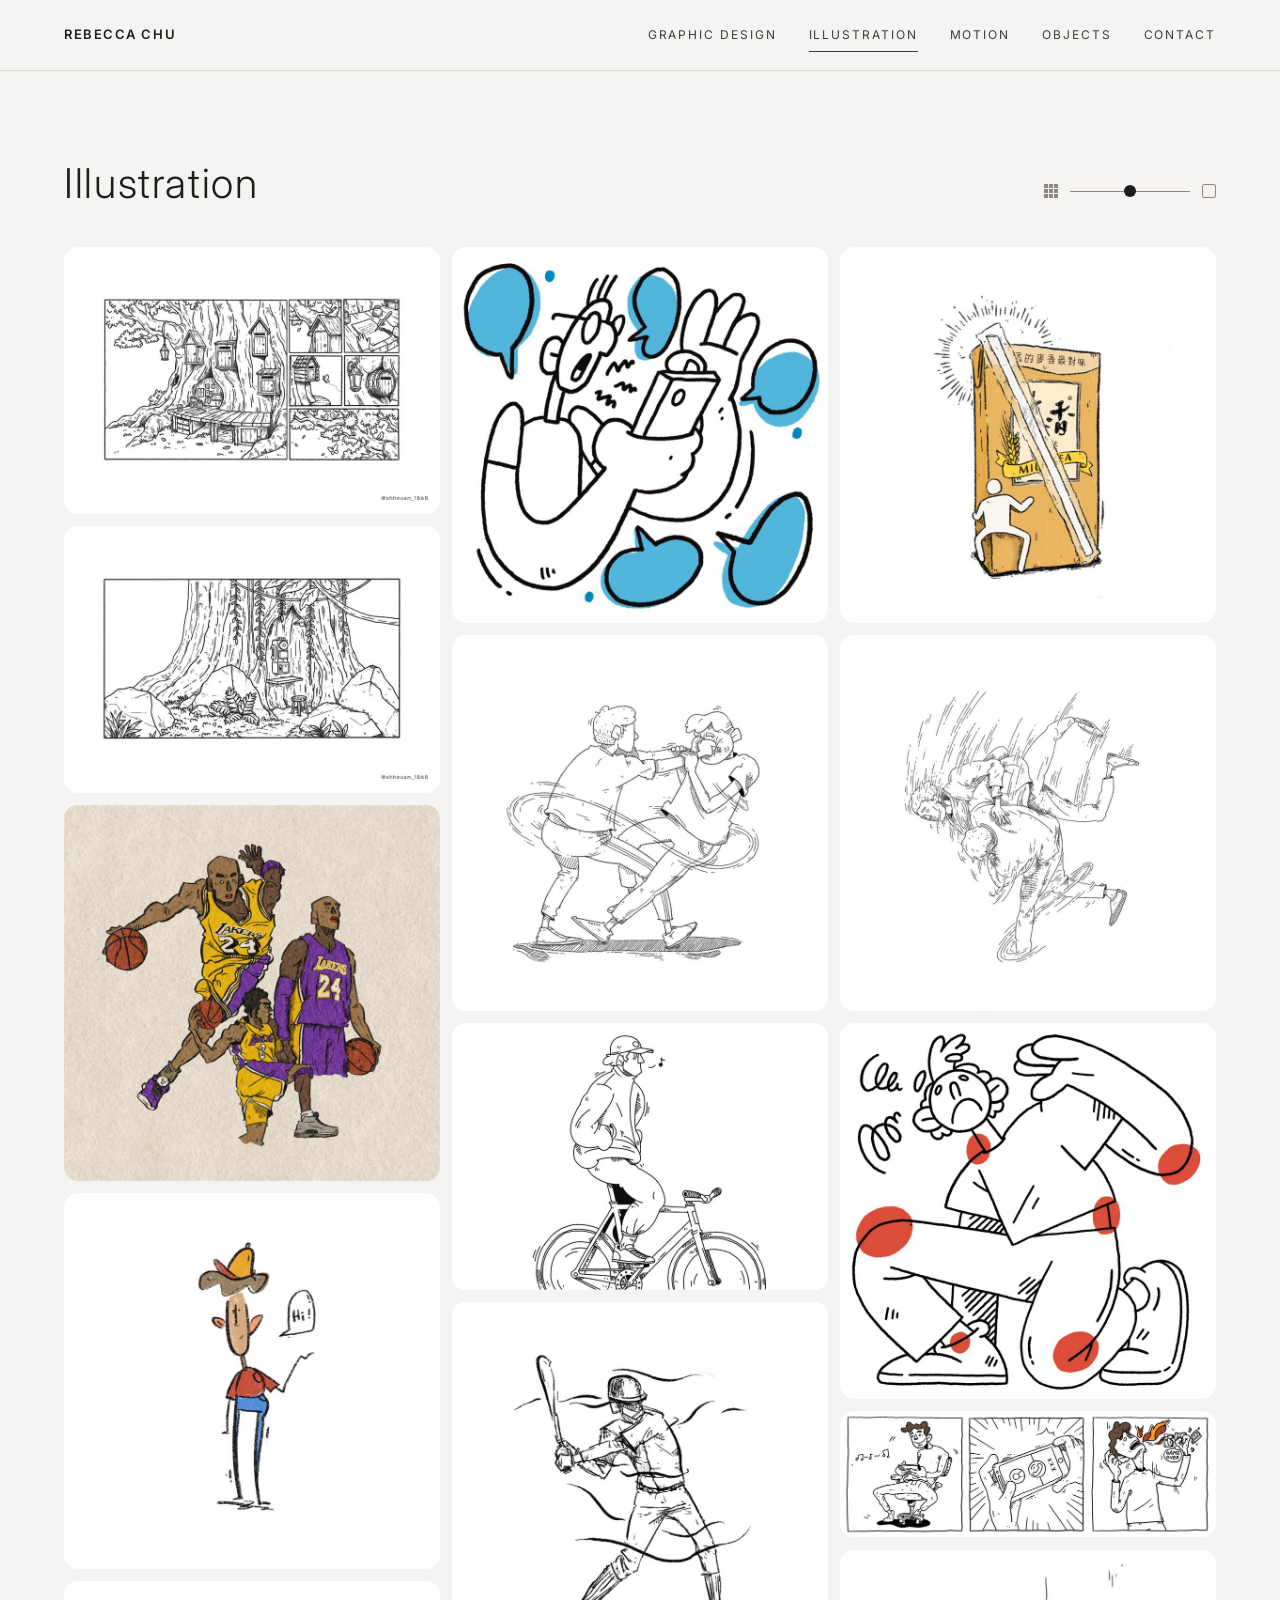
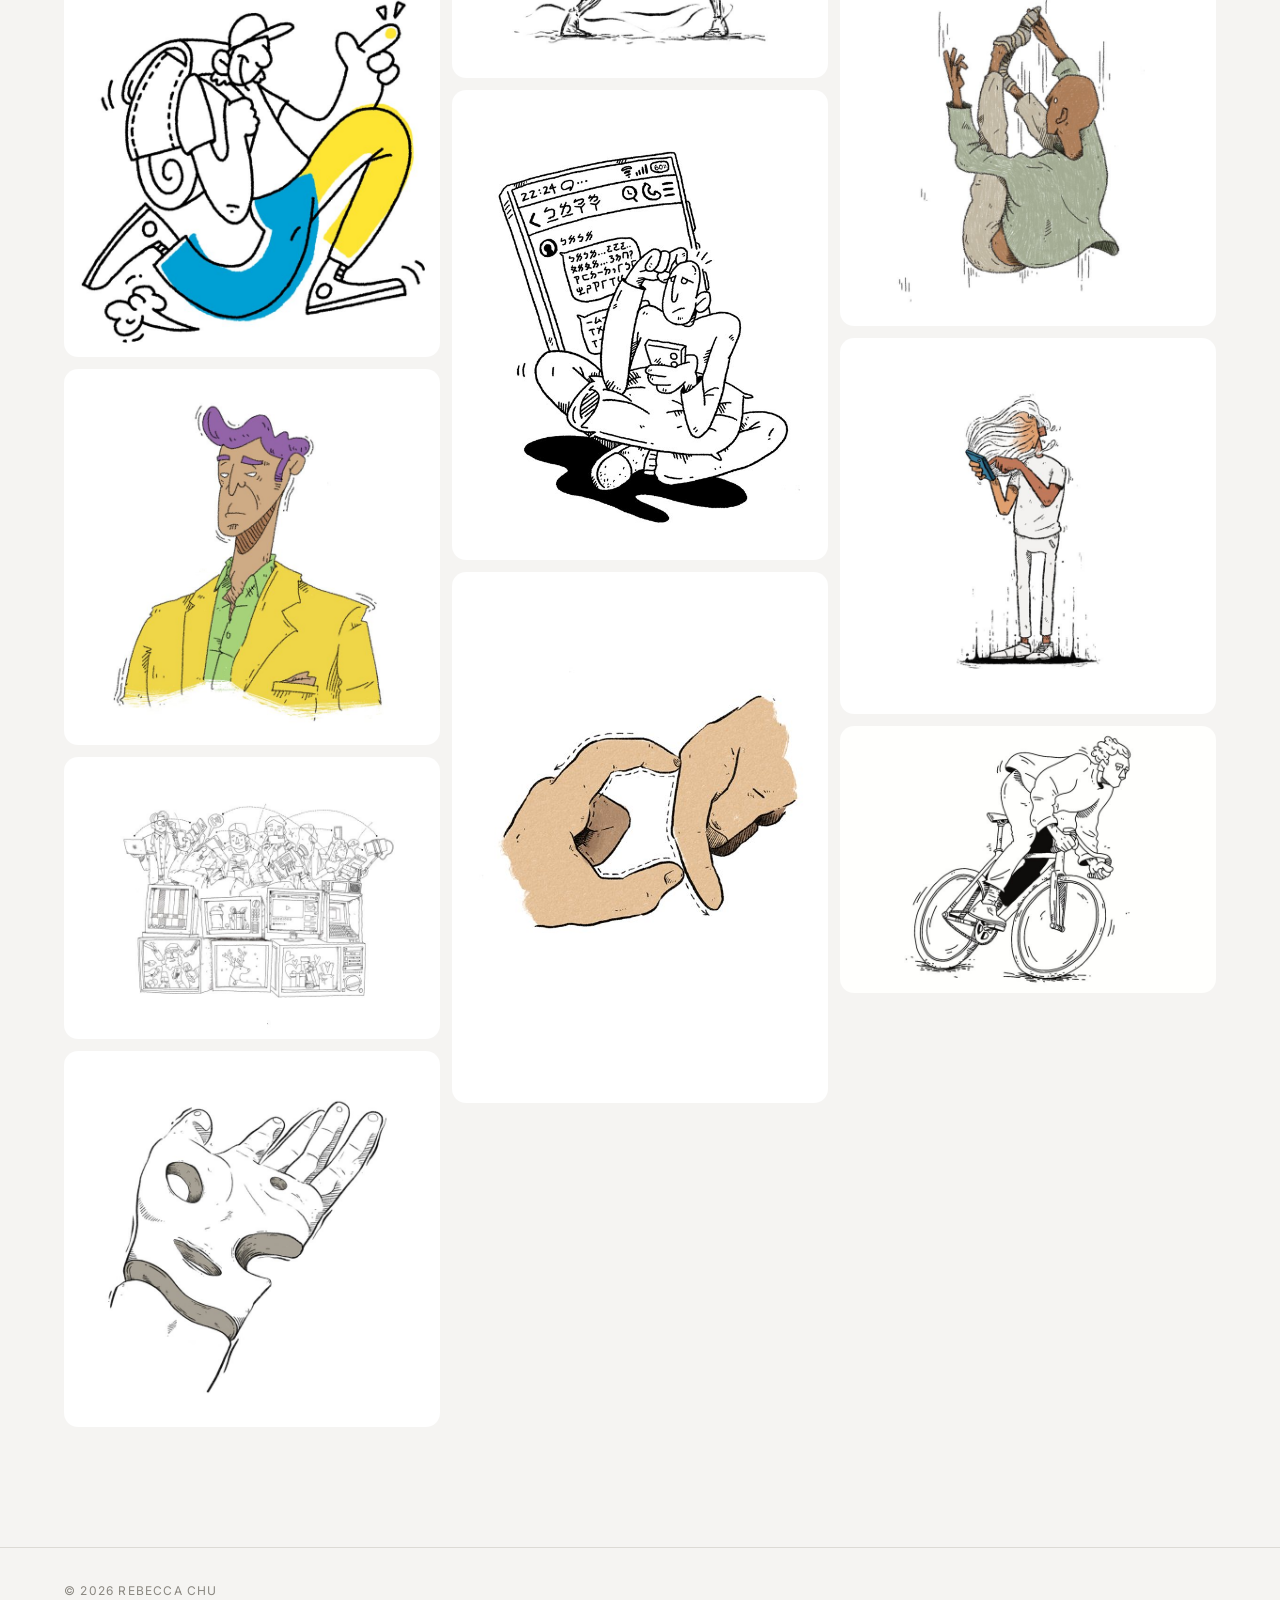
<file: illustration.html>
<!DOCTYPE html>
<html lang="zh-Hant">
<head>
<meta charset="UTF-8">
<meta name="viewport" content="width=device-width, initial-scale=1">
<title>插畫 Illustration｜REBECCA CHU</title>
<meta name="description" content="REBECCA CHU 插畫作品。">
<link rel="preconnect" href="https://fonts.googleapis.com">
<link rel="preconnect" href="https://fonts.gstatic.com" crossorigin>
<link href="https://fonts.googleapis.com/css2?family=Noto+Sans+TC:wght@300;400;500;700&family=Inter:wght@300;400;600&display=swap" rel="stylesheet">
<link rel="stylesheet" href="css/project.css">
<link rel="stylesheet" href="css/viewer.css">
<style>
  /* 沒有刊頭的頁面：導覽列一開始就是實心、跟著頁面捲動 */
  header { position: sticky; }
  /* 分類頁開頭（平面設計、插畫共用）：英文分類名 */
  .page-title { padding: clamp(48px, 7vw, 96px) var(--gutter) 0; max-width: 1440px; margin: 0 auto; display: flex; justify-content: space-between; align-items: flex-end; gap: 24px; }
  .page-title h1 { font-family: "Inter", sans-serif; font-weight: 300; font-size: clamp(28px, 3.2vw, 44px); line-height: 1.15; letter-spacing: .04em; }

  /* 大小滑桿：往左欄數變多、圖片變小；往右欄數變少、圖片變大 */
  .zoom { display: flex; align-items: center; gap: 12px; color: var(--muted); padding-bottom: 6px; }
  .zoom svg { width: 14px; height: 14px; flex: none; }
  .zoom input { -webkit-appearance: none; appearance: none; width: 120px; height: 20px; background: transparent; cursor: pointer; }
  .zoom input::-webkit-slider-runnable-track { height: 1px; background: var(--muted); }
  .zoom input::-moz-range-track { height: 1px; background: var(--muted); }
  .zoom input::-webkit-slider-thumb { -webkit-appearance: none; width: 12px; height: 12px; margin-top: -5.5px; border-radius: 50%; background: var(--ink); border: 0; transition: transform .2s; }
  .zoom input::-moz-range-thumb { width: 12px; height: 12px; border-radius: 50%; background: var(--ink); border: 0; }
  .zoom input:hover::-webkit-slider-thumb { transform: scale(1.25); }
  .zoom input:focus-visible { outline: 1px solid var(--ink); outline-offset: 4px; }
  /* 切換欄數時，每張圖平順移到新位置：不做淡入淡出（避免新舊兩層疊成殘影），只移動、縮放新的那層 */
  ::view-transition-group(*.tile) { animation-duration: .45s; animation-timing-function: cubic-bezier(.2,.7,.2,1); }
  ::view-transition-old(*.tile) { animation: none; opacity: 0; }
  ::view-transition-new(*.tile) { animation: none; opacity: 1; width: 100%; height: 100%; }
  ::view-transition-old(root), ::view-transition-new(root) { animation: none; }  /* 瀑布流：依每張插畫的原比例錯落排列，圓角、較小的間距 */
  .wall { --cols: 3; column-count: var(--cols); column-gap: 12px; padding: 40px var(--gutter) 120px; max-width: 1440px; margin: 0 auto; }
  .tile { break-inside: avoid; margin-bottom: 12px; position: relative; overflow: hidden; border-radius: var(--r); }
  .tile img { transition: transform .8s cubic-bezier(.2,.7,.2,1); }
  /* 滑過去時：整張插畫蒙上一層霧面玻璃，作品名稱清楚浮在中間 */
  .tile figcaption {
    position: absolute; inset: 0; margin: 0; pointer-events: none;
    display: flex; flex-direction: column; align-items: center; justify-content: center; gap: 4px;
    color: var(--ink); font-family: "Noto Sans TC"; font-size: 16px; font-weight: 500; letter-spacing: .12em;
    background: rgba(245,244,242,.38);
    -webkit-backdrop-filter: blur(8px) saturate(1.1); backdrop-filter: blur(8px) saturate(1.1);
    opacity: 0; transition: opacity .5s ease;
  }
  .tile figcaption small { font-size: 11px; font-weight: 400; letter-spacing: .2em; color: #5f5d58; }
  .tile figcaption .hint { display: none; margin-top: 10px; font-size: 11px; font-weight: 400; letter-spacing: .2em; color: #5f5d58; }
  @media (hover: hover) { .tile:hover figcaption { opacity: 1; } .tile:hover img { transform: scale(1.03); } }
  /* 觸控裝置沒有「滑過去」：點第一下出現霧面，再點一下放大 */
  @media (hover: none) {
    .tile.show figcaption { opacity: 1; }
    .tile figcaption .hint { display: block; }
  }
  @media (max-width: 760px) {
    .wall { column-gap: 8px; }
    .tile { margin-bottom: 8px; }
    .zoom input { width: 90px; }
  }
  /* 卡片變窄時，霧面上的名稱跟著縮小，不會超出卡片 */
  .tile { container-type: inline-size; }
  .tile figcaption { padding: 0 12px; text-align: center; }
  @container (max-width: 260px) { .tile figcaption { font-size: 13px; letter-spacing: .06em; } .tile figcaption small { font-size: 10px; letter-spacing: .1em; } }
  @container (max-width: 180px) { .tile figcaption { font-size: 12px; } .tile figcaption small, .tile figcaption .hint { display: none; } }  .v-info { display: none; }
</style>
</head>
<body>

<header class="solid">
  <a class="logo" href="./">REBECCA CHU</a>
  <nav><a href="graphic.html">Graphic<span class="long"> Design</span></a><a href="illustration.html" class="active">Illustration</a><a href="motion.html">Motion</a><a href="objects.html">Objects</a><a href="./#contact">Contact</a></nav>
</header>

<section class="page-title">
  <h1>Illustration</h1>
  <label class="zoom" title="調整圖片大小">
    <svg viewBox="0 0 14 14" aria-hidden="true"><g fill="currentColor"><rect x="0" y="0" width="4" height="4"/><rect x="5" y="0" width="4" height="4"/><rect x="10" y="0" width="4" height="4"/><rect x="0" y="5" width="4" height="4"/><rect x="5" y="5" width="4" height="4"/><rect x="10" y="5" width="4" height="4"/><rect x="0" y="10" width="4" height="4"/><rect x="5" y="10" width="4" height="4"/><rect x="10" y="10" width="4" height="4"/></g></svg>
    <input type="range" min="1" step="0.01" aria-label="圖片大小" autocomplete="off">
    <svg viewBox="0 0 14 14" aria-hidden="true"><rect x=".5" y=".5" width="13" height="13" rx="1.5" fill="none" stroke="currentColor"/></svg>
  </label>
</section>

<section class="wall">
  <!-- tiles:start -->
  <figure class="tile"><img data-viewer="works/illustration/il-68f68974.jpg" src="works/illustration/il-68f68974.jpg" srcset="works/illustration/il-68f68974-sm.jpg 800w, works/illustration/il-68f68974.jpg 1600w" sizes="(max-width: 760px) 92vw, 45vw" width="1600" height="1136" alt="樹洞一號" loading="lazy" decoding="async"><figcaption>樹洞一號<small>2026　賀卡</small></figcaption></figure>
  <figure class="tile"><img data-viewer="works/illustration/il-edb847fd.jpg" src="works/illustration/il-edb847fd.jpg" srcset="works/illustration/il-edb847fd-sm.jpg 800w, works/illustration/il-edb847fd.jpg 1600w" sizes="(max-width: 760px) 92vw, 45vw" width="1600" height="1136" alt="樹洞二號" loading="lazy" decoding="async"><figcaption>樹洞二號<small>2026　賀卡</small></figcaption></figure>
  <figure class="tile"><img data-viewer="works/illustration/il-abae4df7.jpg" src="works/illustration/il-abae4df7.jpg" srcset="works/illustration/il-abae4df7-sm.jpg 800w, works/illustration/il-abae4df7.jpg 1080w" sizes="(max-width: 760px) 92vw, 45vw" width="1080" height="1080" alt="Black Mamba 24" loading="lazy" decoding="async"><figcaption>Black Mamba 24<small></small></figcaption></figure>
  <figure class="tile"><img data-viewer="works/illustration/il-46255873.jpg" src="works/illustration/il-46255873.jpg" srcset="works/illustration/il-46255873-sm.jpg 800w, works/illustration/il-46255873.jpg 1600w" sizes="(max-width: 760px) 92vw, 45vw" width="1600" height="1600" alt="Hi! 好久不見" loading="lazy" decoding="async"><figcaption>Hi! 好久不見<small></small></figcaption></figure>
  <figure class="tile"><img data-viewer="works/illustration/il-79b5b2e9.jpg" src="works/illustration/il-79b5b2e9.jpg" srcset="works/illustration/il-79b5b2e9-sm.jpg 800w, works/illustration/il-79b5b2e9.jpg 1000w" sizes="(max-width: 760px) 92vw, 45vw" width="1000" height="1000" alt="Let's GO" loading="lazy" decoding="async"><figcaption>Let's GO<small></small></figcaption></figure>
  <figure class="tile"><img data-viewer="works/illustration/il-dbc4571e.jpg" src="works/illustration/il-dbc4571e.jpg" srcset="works/illustration/il-dbc4571e-sm.jpg 800w, works/illustration/il-dbc4571e.jpg 1000w" sizes="(max-width: 760px) 92vw, 45vw" width="1000" height="1000" alt="ㄏㄚˊ" loading="lazy" decoding="async"><figcaption>ㄏㄚˊ<small></small></figcaption></figure>
  <figure class="tile"><img data-viewer="works/illustration/il-e410aa21.jpg" src="works/illustration/il-e410aa21.jpg" srcset="works/illustration/il-e410aa21-sm.jpg 800w, works/illustration/il-e410aa21.jpg 1600w" sizes="(max-width: 760px) 92vw, 45vw" width="1600" height="1200" alt="大數位時代" loading="lazy" decoding="async"><figcaption>大數位時代<small></small></figcaption></figure>
  <figure class="tile"><img data-viewer="works/illustration/il-c86b986b.jpg" src="works/illustration/il-c86b986b.jpg" srcset="works/illustration/il-c86b986b-sm.jpg 800w, works/illustration/il-c86b986b.jpg 1600w" sizes="(max-width: 760px) 92vw, 45vw" width="1600" height="1600" alt="什麼都抓不住" loading="lazy" decoding="async"><figcaption>什麼都抓不住<small></small></figcaption></figure>
  <figure class="tile"><img data-viewer="works/illustration/il-eda52661.jpg" src="works/illustration/il-eda52661.jpg" srcset="works/illustration/il-eda52661-sm.jpg 800w, works/illustration/il-eda52661.jpg 1000w" sizes="(max-width: 760px) 92vw, 45vw" width="1000" height="1000" alt="手機手機聽我說" loading="lazy" decoding="async"><figcaption>手機手機聽我說<small></small></figcaption></figure>
  <figure class="tile"><img data-viewer="works/illustration/il-ded0ed8e.jpg" src="works/illustration/il-ded0ed8e.jpg" srcset="works/illustration/il-ded0ed8e-sm.jpg 800w, works/illustration/il-ded0ed8e.jpg 1600w" sizes="(max-width: 760px) 92vw, 45vw" width="1600" height="1600" alt="吃我一拳" loading="lazy" decoding="async"><figcaption>吃我一拳<small></small></figcaption></figure>
  <figure class="tile"><img data-viewer="works/illustration/il-4a644bb0.jpg" src="works/illustration/il-4a644bb0.jpg" srcset="works/illustration/il-4a644bb0-sm.jpg 800w, works/illustration/il-4a644bb0.jpg 1600w" sizes="(max-width: 760px) 92vw, 45vw" width="1600" height="1135" alt="走走看看" loading="lazy" decoding="async"><figcaption>走走看看<small></small></figcaption><div class="v-info"><span class="rel">實體作品：<a href="objects.html#ob-462fa775">祝好</a></span></div></figure>
  <figure class="tile"><img data-viewer="works/illustration/il-4fd5754d.jpg" src="works/illustration/il-4fd5754d.jpg" srcset="works/illustration/il-4fd5754d-sm.jpg 800w, works/illustration/il-4fd5754d.jpg 1600w" sizes="(max-width: 760px) 92vw, 45vw" width="1600" height="1600" alt="兩好三壞" loading="lazy" decoding="async"><figcaption>兩好三壞<small></small></figcaption></figure>
  <figure class="tile"><img data-viewer="works/illustration/il-e2b97708.jpg" src="works/illustration/il-e2b97708.jpg" srcset="works/illustration/il-e2b97708-sm.jpg 640w, works/illustration/il-e2b97708.jpg 1280w" sizes="(max-width: 760px) 92vw, 45vw" width="1280" height="1600" alt="拍謝哩工蝦" loading="lazy" decoding="async"><figcaption>拍謝哩工蝦<small></small></figcaption></figure>
  <figure class="tile"><img data-viewer="works/illustration/il-c62c7852.jpg" src="works/illustration/il-c62c7852.jpg" srcset="works/illustration/il-c62c7852-sm.jpg 566w, works/illustration/il-c62c7852.jpg 1131w" sizes="(max-width: 760px) 92vw, 45vw" width="1131" height="1600" alt="這是小寫a" loading="lazy" decoding="async"><figcaption>這是小寫a<small></small></figcaption></figure>
  <figure class="tile"><img data-viewer="works/illustration/il-366fa613.jpg" src="works/illustration/il-366fa613.jpg" srcset="works/illustration/il-366fa613-sm.jpg 800w, works/illustration/il-366fa613.jpg 1600w" sizes="(max-width: 760px) 92vw, 45vw" width="1600" height="1600" alt="麥 My Dear Friends" loading="lazy" decoding="async"><figcaption>麥 My Dear Friends<small></small></figcaption></figure>
  <figure class="tile"><img data-viewer="works/illustration/il-8f761c66.jpg" src="works/illustration/il-8f761c66.jpg" srcset="works/illustration/il-8f761c66-sm.jpg 800w, works/illustration/il-8f761c66.jpg 1600w" sizes="(max-width: 760px) 92vw, 45vw" width="1600" height="1600" alt="給你一個過肩摔" loading="lazy" decoding="async"><figcaption>給你一個過肩摔<small></small></figcaption></figure>
  <figure class="tile"><img data-viewer="works/illustration/il-d641ae73.jpg" src="works/illustration/il-d641ae73.jpg" srcset="works/illustration/il-d641ae73-sm.jpg 800w, works/illustration/il-d641ae73.jpg 1600w" sizes="(max-width: 760px) 92vw, 45vw" width="1600" height="1600" alt="超級痛痛人" loading="lazy" decoding="async"><figcaption>超級痛痛人<small></small></figcaption></figure>
  <figure class="tile"><img data-viewer="works/illustration/il-336ba6e1.jpg" src="works/illustration/il-336ba6e1.jpg" srcset="works/illustration/il-336ba6e1-sm.jpg 800w, works/illustration/il-336ba6e1.jpg 1600w" sizes="(max-width: 760px) 92vw, 45vw" width="1600" height="539" alt="電話終結戰術" loading="lazy" decoding="async"><figcaption>電話終結戰術<small></small></figcaption></figure>
  <figure class="tile"><img data-viewer="works/illustration/il-9cd206b6.jpg" src="works/illustration/il-9cd206b6.jpg" srcset="works/illustration/il-9cd206b6-sm.jpg 800w, works/illustration/il-9cd206b6.jpg 1600w" sizes="(max-width: 760px) 92vw, 45vw" width="1600" height="1600" alt="墜" loading="lazy" decoding="async"><figcaption>墜<small></small></figcaption></figure>
  <figure class="tile"><img data-viewer="works/illustration/il-aa5fc85e.jpg" src="works/illustration/il-aa5fc85e.jpg" srcset="works/illustration/il-aa5fc85e-sm.jpg 800w, works/illustration/il-aa5fc85e.jpg 1200w" sizes="(max-width: 760px) 92vw, 45vw" width="1200" height="1200" alt="數位綁架" loading="lazy" decoding="async"><figcaption>數位綁架<small></small></figcaption></figure>
  <figure class="tile"><img data-viewer="works/illustration/il-affedf33.jpg" src="works/illustration/il-affedf33.jpg" srcset="works/illustration/il-affedf33-sm.jpg 800w, works/illustration/il-affedf33.jpg 1600w" sizes="(max-width: 760px) 92vw, 45vw" width="1600" height="1135" alt="飆起" loading="lazy" decoding="async"><figcaption>飆起<small></small></figcaption><div class="v-info"><span class="rel">實體作品：<a href="objects.html#ob-462fa775">祝好</a></span></div></figure>
  <!-- tiles:end -->
</section>

<footer>© 2026 REBECCA CHU</footer>

<script>
  // 觸控裝置：第一下只顯示霧面和名稱，第二下才交給放大瀏覽（js/viewer.js）
  if (matchMedia('(hover: none)').matches) {
    const tiles = [...document.querySelectorAll('.tile')];
    tiles.forEach(t => {
      t.querySelector('figcaption').insertAdjacentHTML('beforeend', '<span class="hint">再點一下放大</span>');
      t.addEventListener('click', e => {
        if (t.classList.contains('show')) { t.classList.remove('show'); return; }
        e.stopPropagation(); e.preventDefault();
        tiles.forEach(x => x.classList.toggle('show', x === t));
      }, true);
    });
  }
</script>
<script>
  // 大小滑桿：值越大、圖越大（欄數 = 最大欄數 + 1 − 值）；每次打開頁面都從預設大小開始
  (() => {
    const wall = document.querySelector('.wall'), range = document.querySelector('.zoom input');
    const tiles = [...wall.querySelectorAll('.tile')], imgs = tiles.map(t => t.querySelector('img'));
    const narrow = matchMedia('(max-width: 760px)').matches;
    const maxCols = narrow ? 3 : 5, cols0 = narrow ? 2 : 3;
    range.max = maxCols; range.value = maxCols + 1 - cols0;
    const apply = cols => {
      wall.style.setProperty('--cols', cols);
      const vw = Math.ceil(100 / cols);
      imgs.forEach(i => i.sizes = `${vw}vw`);              // 圖變大時改載清晰的大圖
    };
    apply(cols0);
    let tr = null, current = cols0;
    const colsOf = v => maxCols + 1 - Math.round(v);
    // 拖動時滑桿連續移動，欄數只在跨過中間點時才切換（欄數沒變就不重跑動畫）
    range.addEventListener('input', () => {
      const cols = colsOf(parseFloat(range.value));
      if (cols === current) return;
      current = cols;
      if (!document.startViewTransition || matchMedia('(prefers-reduced-motion: reduce)').matches) { apply(cols); return; }
      if (tr) tr.skipTransition();
      tiles.forEach((t, i) => { t.style.viewTransitionName = 'tile-' + i; t.style.viewTransitionClass = 'tile'; });
      tr = document.startViewTransition(() => apply(cols));
      tr.finished.finally(() => { tiles.forEach(t => { t.style.viewTransitionName = ''; t.style.viewTransitionClass = ''; }); tr = null; });
    });
    // 放開後，滑桿輕輕滑到最接近的那一格
    range.addEventListener('change', () => {
      const from = parseFloat(range.value), to = Math.round(from), t0 = performance.now();
      const step = now => {
        const k = Math.min(1, (now - t0) / 180), e = 1 - Math.pow(1 - k, 3);
        range.value = from + (to - from) * e;
        if (k < 1) requestAnimationFrame(step);
      };
      requestAnimationFrame(step);
    });  })();
</script>
<script src="js/viewer.js"></script><script src="js/blur-up.js"></script>
<script src="js/nav.js"></script>
</body>
</html>
</file>
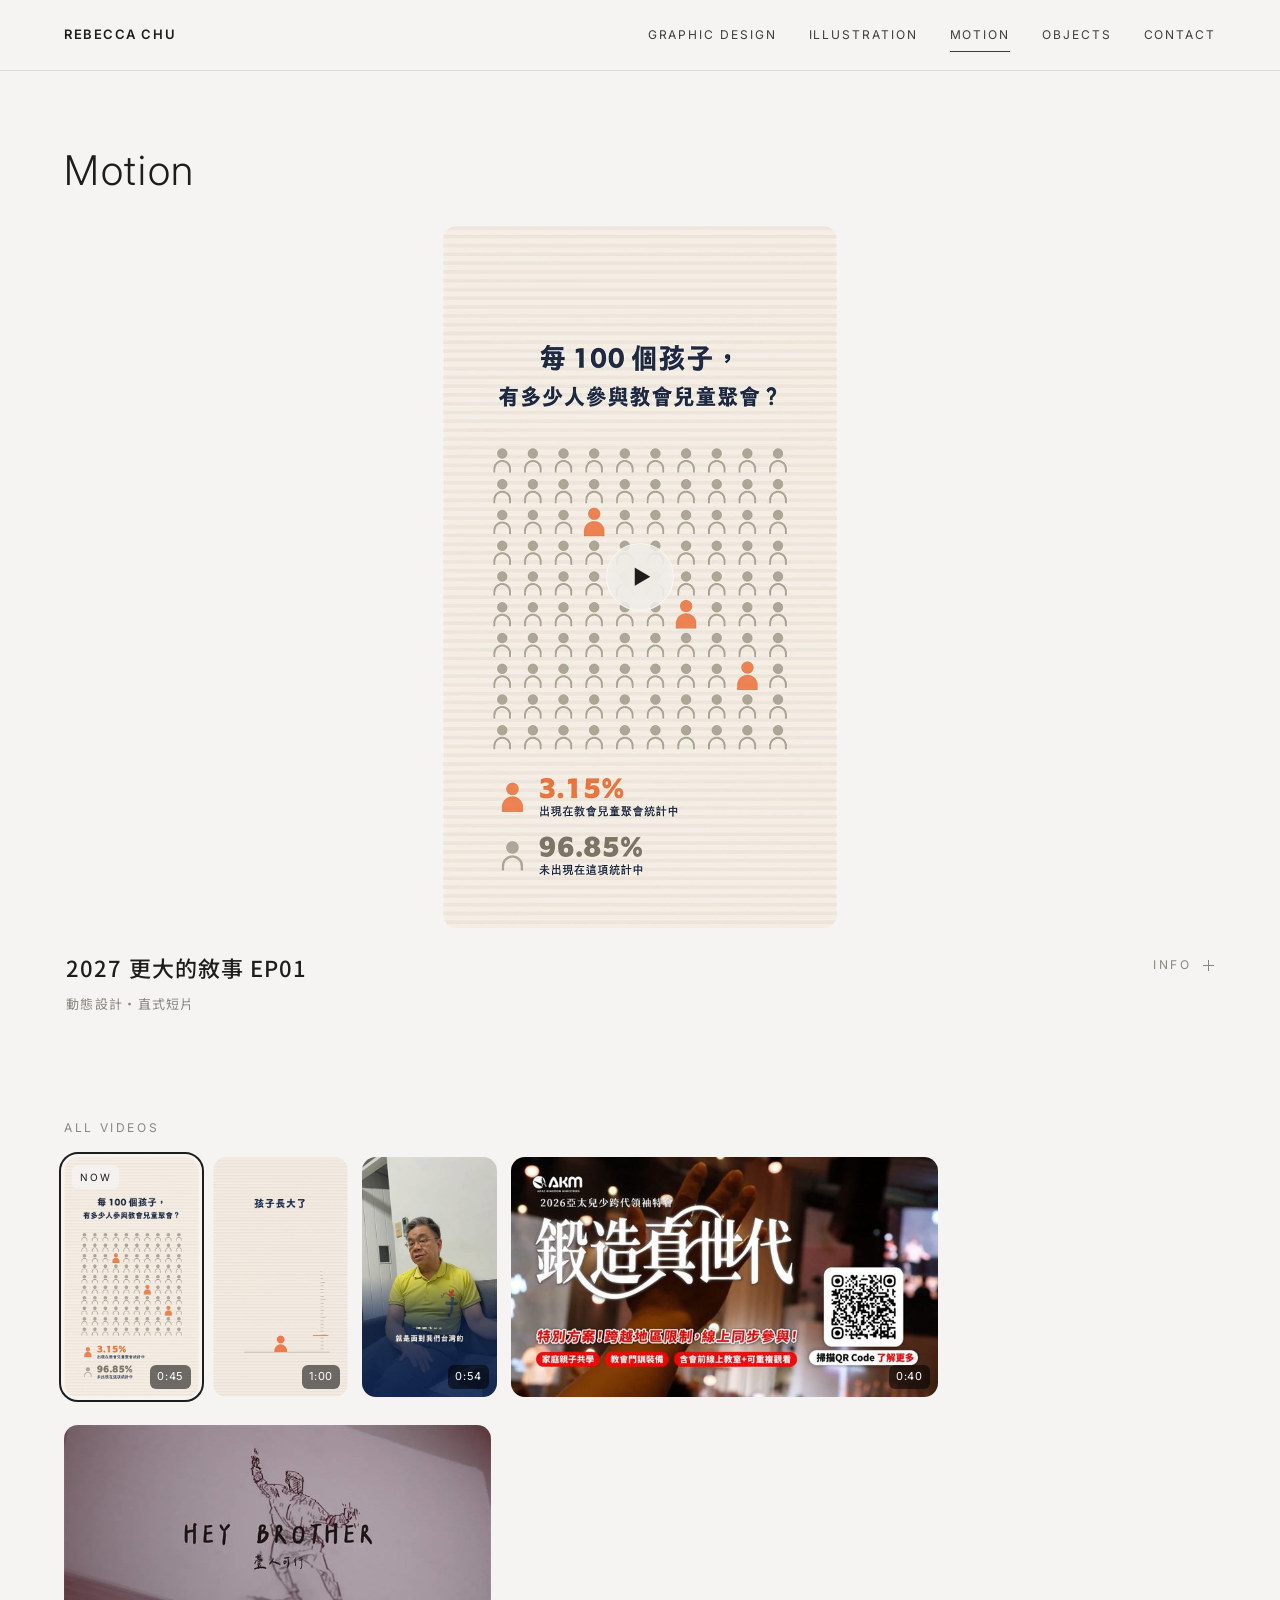
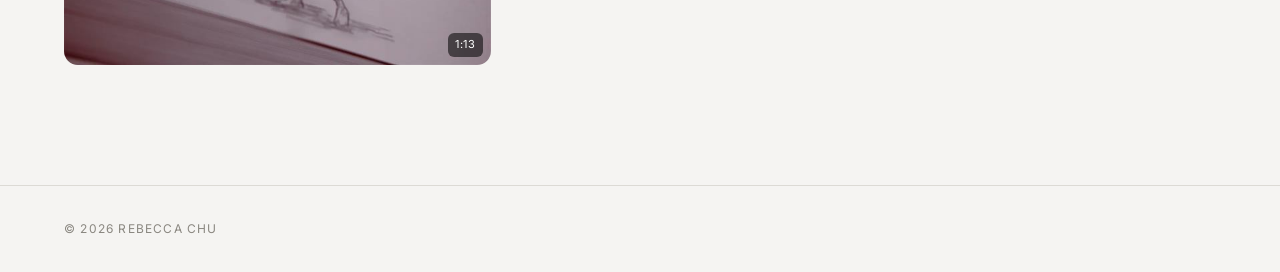
<file: motion.html>
<!DOCTYPE html>
<html lang="zh-Hant">
<head>
<meta charset="UTF-8">
<meta name="viewport" content="width=device-width, initial-scale=1">
<title>影像 Motion｜REBECCA CHU</title>
<meta name="description" content="REBECCA CHU 影像與動態作品。">
<link rel="preconnect" href="https://fonts.googleapis.com">
<link rel="preconnect" href="https://fonts.gstatic.com" crossorigin>
<link href="https://fonts.googleapis.com/css2?family=Noto+Sans+TC:wght@300;400;500;700&family=Inter:wght@300;400;600&display=swap" rel="stylesheet">
<link rel="preconnect" href="https://player.vimeo.com">
<link rel="stylesheet" href="css/project.css">
<style>
  /* 沒有刊頭的頁面：導覽列一開始就是實心、跟著頁面捲動 */
  header { position: sticky; }
  .page-title { padding: clamp(40px, 6vw, 80px) var(--gutter) 0; max-width: 1440px; margin: 0 auto; }
  .page-title h1 { font-family: "Inter", sans-serif; font-weight: 300; font-size: clamp(28px, 3.2vw, 44px); line-height: 1.15; letter-spacing: .04em; }
  .wrap { max-width: 1280px; margin: 0 auto; padding: 32px var(--gutter) 120px; }

  /* ---------- 播放區：左右滑動切換影片 ---------- */
  .stage { position: relative; }
  .track {
    /* 只能左右捲動：上下方向固定不捲，滑鼠滾輪才會直接捲動整個頁面 */
    display: flex; overflow-x: auto; overflow-y: hidden; overscroll-behavior-x: contain; scroll-snap-type: x mandatory; scrollbar-width: none;
    transition: height .45s cubic-bezier(.2,.7,.2,1);
  }
  .track::-webkit-scrollbar { display: none; }
  .slide { position: relative; flex: 0 0 100%; scroll-snap-align: center; scroll-snap-stop: always; display: flex; align-items: flex-start; justify-content: center; }
  /* 播放區左右兩側，一直延伸到螢幕邊緣：點擊切換上一支／下一支（有滑鼠的裝置） */
  body { overflow-x: clip; }
  .zone { position: absolute; top: 0; bottom: 0; width: calc((100vw - 100%) / 2); cursor: pointer; display: none; }
  .zone.prev { right: 100%; } .zone.next { left: 100%; }
  @media (hover: hover) { .zone.on { display: block; } }
  /* 點影片以外的左右空白處切換影片 */
  .slide.can-prev, .slide.can-next { cursor: pointer; }
  .frame { position: relative; overflow: hidden; border-radius: var(--r); cursor: pointer; background: #1d1d1b; }
  .frame img { width: 100%; height: 100%; object-fit: cover; -webkit-user-drag: none; user-select: none; }
  .track { user-select: none; }
  .frame iframe { position: absolute; inset: 0; width: 100%; height: 100%; border: 0; }
  .play {
    position: absolute; left: 50%; top: 50%; width: 68px; height: 68px; margin: -34px 0 0 -34px; border-radius: 50%;
    display: flex; align-items: center; justify-content: center; padding-left: 4px;
    color: var(--ink); font-size: 20px; border: 1px solid rgba(255,255,255,.6);
    background: rgba(245,244,242,.55); -webkit-backdrop-filter: blur(12px); backdrop-filter: blur(12px);
    transition: transform .3s ease, background .3s;
  }
  @media (hover: hover) { .frame:hover .play { transform: scale(1.08); background: rgba(245,244,242,.8); } }
  .frame.playing { cursor: default; }
  .frame.playing .play, .frame.playing img { display: none; }

  /* ---------- 影片資訊：跟著播放區切換 ---------- */
  .now { padding: 20px 2px 0; }
  .now h2 { font-family: "Noto Sans TC"; font-weight: 500; font-size: clamp(18px, 2vw, 22px); letter-spacing: .05em; }
  .now .sub { display: block; margin-top: 4px; font-size: 13px; letter-spacing: .1em; color: var(--muted); font-family: "Noto Sans TC"; }
  .now-body { transition: opacity .25s ease; }
  .now-body.fade { opacity: 0; }
  .info { margin-top: 0; }
  .info summary { list-style: none; cursor: pointer; display: flex; justify-content: space-between; align-items: flex-start; gap: 16px; padding: 0 0 14px; user-select: none; }
  .info summary .lbl { display: flex; align-items: center; gap: 12px; padding-top: 6px; font-size: 12px; letter-spacing: .2em; color: var(--muted); white-space: nowrap; }
  .info summary::-webkit-details-marker { display: none; }
  .info summary:hover .lbl { color: var(--ink); }
  .info summary i { position: relative; width: 11px; height: 11px; }
  .info summary i::before, .info summary i::after { content: ""; position: absolute; left: 0; top: 5px; width: 11px; height: 1px; background: currentColor; transition: transform .3s ease; }
  .info summary i::after { transform: rotate(90deg); }
  .info[open] summary i::after { transform: rotate(0deg); }
  .info-body { display: grid; grid-template-columns: minmax(220px, 1fr) 2fr; gap: 8px 64px; padding: 6px 0 8px; }
  .info .meta { margin: 0; }
  .meta a.rel { border-bottom: 1px solid currentColor; }
  .info-body.no-desc { grid-template-columns: 1fr; }
  .info .desc p { font-size: 15px; }
  .todo { color: #b4762f; }
  @supports (interpolate-size: allow-keywords) {
    .info { interpolate-size: allow-keywords; }
    .info::details-content { block-size: 0; overflow: hidden; transition: block-size .4s ease, content-visibility .4s allow-discrete; }
    .info[open]::details-content { block-size: auto; }
  }

  /* ---------- 總覽：點選切換影片 ---------- */
  .all { margin-top: clamp(56px, 7vw, 88px); }
  .all h3 { font-size: 12px; font-weight: 400; letter-spacing: .22em; color: var(--muted); margin-bottom: 18px; }
  /* 每張縮圖依影片原始比例、同樣高度排成一排（直式就是直式） */
  .grid { --th: 240px; display: flex; flex-wrap: wrap; gap: 28px 14px; }
  .card { flex: 0 0 auto; width: calc(var(--th) * var(--ratio)); text-align: left; background: none; border: 0; padding: 0; cursor: pointer; font: inherit; color: inherit; }
  .card .thumb { position: relative; height: var(--th); border-radius: var(--r); overflow: hidden; background: #e9e7e3; }
  .card .thumb img { width: 100%; height: 100%; object-fit: cover; transition: transform .8s cubic-bezier(.2,.7,.2,1); }
  .card .thumb .dur { position: absolute; right: 8px; bottom: 8px; padding: 2px 7px; border-radius: 6px; font-size: 11px; letter-spacing: .06em; color: #fff; background: rgba(0,0,0,.55); }
  .card .thumb .now-tag { position: absolute; left: 8px; top: 8px; padding: 3px 8px; border-radius: 6px; font-size: 10px; letter-spacing: .18em; color: var(--ink); background: rgba(245,244,242,.85); display: none; }
  .card.on .thumb { outline: 2px solid var(--ink); outline-offset: 3px; }
  .card.on .now-tag { display: block; }
  @media (hover: hover) { .card:hover .thumb img { transform: scale(1.04); } }
  .card b { display: -webkit-box; -webkit-line-clamp: 2; -webkit-box-orient: vertical; overflow: hidden; margin-top: 12px; font-family: "Noto Sans TC"; font-weight: 500; font-size: 14px; line-height: 1.5; letter-spacing: .04em; }
  @media (max-width: 760px) {
    .info-body { grid-template-columns: 1fr; gap: 16px; }
    .grid { --th: 180px; gap: 20px 10px; }
    .play { width: 54px; height: 54px; margin: -27px 0 0 -27px; font-size: 16px; }
  }
</style>
</head>
<body>

<header class="solid">
  <a class="logo" href="./">REBECCA CHU</a>
  <nav><a href="graphic.html">Graphic<span class="long"> Design</span></a><a href="illustration.html">Illustration</a><a href="motion.html" class="active">Motion</a><a href="objects.html">Objects</a><a href="./#contact">Contact</a></nav>
</header>

<section class="page-title">
  <h1>Motion</h1>
</section>

<main class="wrap">
  <div class="stage">
    <div class="track" aria-live="polite"></div>
    <div class="zone prev" aria-hidden="true"></div>
    <div class="zone next" aria-hidden="true"></div>
  </div>

  <section class="now">
    <div class="now-body"></div>
  </section>

  <section class="all">
    <h3>ALL VIDEOS</h3>
    <div class="grid"></div>
  </section>
</main>

<footer>© 2026 REBECCA CHU</footer>

<script>
  // ===== 影片清單：新增影片時，在這裡加一筆就好 =====
  // id：Vimeo 影片編號　ratio：影片比例（直式 9/16、橫式 16/9）
  // meta：資訊欄的項目　desc：作品介紹（可留空）
  const VIDEOS = [
    { id: '1245437306', title: '2027 更大的敘事 EP01', ratio: 9 / 16, duration: '0:45', sub: '動態設計・直式短片',
      meta: [['類別', '動態設計／直式短片'], ['年份', '2026'], ['工具', 'Illustrator、Premiere、Claude']],
      desc: '' },
    { id: '1245437307', title: '2027 更大的敘事 EP02', ratio: 9 / 16, duration: '1:00', sub: '動態設計・直式短片',
      meta: [['類別', '動態設計／直式短片'], ['年份', '2026'], ['工具', 'Illustrator、Premiere、Claude']],
      desc: '' },
    { id: '1248293295', title: '2027 更大的敘事 EP03', ratio: 9 / 16, duration: '0:54', sub: '動態設計・直式短片',
      meta: [['類別', '動態設計／直式短片'], ['年份', '2026'], ['工具', 'Illustrator、Premiere、Claude']],
      desc: '' },
    { id: '1249806547', title: '2026 亞太特會 鍛造真世代', ratio: 16 / 9, duration: '0:40', sub: '動態設計・活動影片',
      meta: [['類別', '動態設計／活動影片'], ['年份', '2026'], ['工具', 'Premiere、After Effects'], ['音樂', 'Suno AI'], ['相關作品', { href: 'forging-generation.html', text: '鍛造真世代 大會手冊 →' }]],
      desc: '' },
    { id: '427283787', title: 'Hey Brother', ratio: 16 / 9, duration: '1:13', sub: '2D 手繪動畫',
      meta: [['類別', '2D 手繪動畫'], ['年份', '2020'], ['編舞', 'Dylan Mayoral'], ['音樂', 'Avicii “Hey Brother”'], ['繪製', 'Rebecca Chu']],
      desc: '' },
  ];
  const cover = (v, size) => `works/motion/v-${v.id}${size === 'sm' ? '-sm' : ''}.jpg`;
  const esc = s => String(s).replace(/[&<>"]/g, c => ({ '&': '&amp;', '<': '&lt;', '>': '&gt;', '"': '&quot;' }[c]));
  // 欄位內容可以是連結：寫成 { href, text }
  const val = s => s === '待補' ? '<span class="todo">待補</span>' : (s && s.href) ? `<a class="rel" href="${esc(s.href)}">${esc(s.text)}</a>` : esc(s);

  const zonePrev = document.querySelector('.zone.prev'), zoneNext = document.querySelector('.zone.next');
  const track = document.querySelector('.track'), body = document.querySelector('.now-body'), grid = document.querySelector('.grid');

  // 建立播放區的每一張投影片
  VIDEOS.forEach((v, n) => {
    const s = document.createElement('div'); s.className = 'slide';
    s.innerHTML = `<div class="frame" role="button" tabindex="0" aria-label="播放 ${esc(v.title)}">
        <img src="${cover(v)}" alt="${esc(v.title)} 封面" ${n ? 'loading="lazy"' : ''}><span class="play">▶</span></div>`;
    track.appendChild(s);
    const frame = s.querySelector('.frame');
    const start = () => {
      if (frame.classList.contains('playing')) return;
      stopAll();
      const f = document.createElement('iframe');
      f.src = `https://player.vimeo.com/video/${v.id}?autoplay=1&title=0&byline=0&portrait=0&dnt=1`;
      f.allow = 'autoplay; fullscreen; picture-in-picture'; f.allowFullscreen = true; f.title = v.title;
      frame.appendChild(f); frame.classList.add('playing');
    };
    frame.addEventListener('click', start);
    frame.addEventListener('keydown', e => { if (e.key === 'Enter' || e.key === ' ') { e.preventDefault(); start(); } });

    // 總覽卡片
    const c = document.createElement('button'); c.className = 'card'; c.type = 'button'; c.style.setProperty('--ratio', v.ratio);
    c.innerHTML = `<div class="thumb"><img src="${cover(v, 'sm')}" alt="" loading="lazy"><span class="now-tag">NOW</span><span class="dur">${v.duration}</span></div>`;
    c.setAttribute('aria-label', v.title);
    c.addEventListener('click', () => { go(n); document.querySelector('.stage').scrollIntoView({ behavior: 'smooth', block: 'start' }); });
    grid.appendChild(c);
  });
  const slides = [...track.children], frames = slides.map(s => s.querySelector('.frame')), cards = [...grid.children];

  // 影片依比例縮放到播放區裡（直式、橫式都完整顯示）
  const maxH = () => Math.min(innerHeight * (innerWidth <= 760 ? .7 : .78), 720);
  const sizeOf = n => { const r = VIDEOS[n].ratio, W = track.clientWidth, w = Math.min(W, maxH() * r); return [w, w / r]; };
  const fit = () => {
    slides.forEach((s, n) => { const [w, h] = sizeOf(n); frames[n].style.width = w + 'px'; frames[n].style.height = h + 'px'; });
    if (index >= 0) track.style.height = sizeOf(index)[1] + 'px';
  };
  addEventListener('resize', fit);

  function stopAll() { frames.forEach(f => { const i = f.querySelector('iframe'); if (i) i.remove(); f.classList.remove('playing'); }); }

  // 更新下方資訊和總覽
  let index = -1;
  function show(n) {
    if (n === index) return;
    const first = index === -1; index = n; stopAll();
    track.style.height = sizeOf(n)[1] + 'px';
    const v = VIDEOS[n];
    const render = () => {
      body.innerHTML = `
        <details class="info"${document.querySelector('.info[open]') ? ' open' : ''}>
          <summary>
            <span class="t"><h2>${esc(v.title)}</h2><span class="sub">${esc(v.sub)}</span></span>
            <span class="lbl">INFO<i></i></span>
          </summary>
          <div class="info-body${v.desc ? '' : ' no-desc'}">
            <ul class="meta">${v.meta.map(([k, x]) => `<li><span>${esc(k)}</span><span>${val(x)}</span></li>`).join('')}</ul>
            ${v.desc ? `<div class="desc"><p>${esc(v.desc)}</p></div>` : ''}
          </div>
        </details>`;
      body.classList.remove('fade');
    };
    if (first) render(); else { body.classList.add('fade'); setTimeout(render, 200); }
    cards.forEach((c, i) => c.classList.toggle('on', i === n));
    slides.forEach((s, i) => { s.classList.toggle('can-prev', i === n && n > 0); s.classList.toggle('can-next', i === n && n < VIDEOS.length - 1); });
    zonePrev.classList.toggle('on', n > 0); zoneNext.classList.toggle('on', n < VIDEOS.length - 1);
    history.replaceState(null, '', '#' + v.id);
  }
  function go(n) {
    n = Math.max(0, Math.min(VIDEOS.length - 1, n));
    track.scrollTo({ left: slides[n].offsetLeft, behavior: 'smooth' });
    if (n !== index) show(n);
  }
  zonePrev.addEventListener('click', () => go(index - 1));
  zoneNext.addEventListener('click', () => go(index + 1));
  // 點影片以外的左半邊 → 上一支，右半邊 → 下一支
  slides.forEach(s => s.addEventListener('click', e => {
    if (e.target.closest('.frame')) return;
    const r = s.getBoundingClientRect();
    go(e.clientX < r.left + r.width / 2 ? index - 1 : index + 1);
  }));
  addEventListener('keydown', e => {
    if (e.target.closest('input, textarea')) return;
    if (e.key === 'ArrowLeft') go(index - 1);
    if (e.key === 'ArrowRight') go(index + 1);
  });

  // 滑鼠拖曳切換：按住左右拖超過一點距離就換片，輕點則照常播放
  let drag = null, dragged = false;
  track.addEventListener('pointerdown', e => {
    if (e.pointerType !== 'mouse' || e.button !== 0) return;
    drag = { x: e.clientX, left: track.scrollLeft }; dragged = false;
  });
  addEventListener('pointermove', e => {
    if (!drag) return;
    const dx = e.clientX - drag.x;
    if (!dragged && Math.abs(dx) > 6) { dragged = true; track.style.scrollSnapType = 'none'; track.style.cursor = 'grabbing'; }
    if (dragged) track.scrollLeft = drag.left - dx;
  });
  addEventListener('pointerup', e => {
    if (!drag) return;
    const dx = e.clientX - drag.x; drag = null;
    if (!dragged) return;
    track.style.cursor = '';
    const target = dx < -60 ? index + 1 : dx > 60 ? index - 1 : index;
    track.style.scrollSnapType = '';
    go(target);
  });
  // 拖曳結束時不要觸發「播放」或「切換」的點擊
  track.addEventListener('click', e => { if (dragged) { e.stopPropagation(); e.preventDefault(); dragged = false; } }, true);
  track.addEventListener('dragstart', e => e.preventDefault());
  // 手指或觸控板滑動後，判斷停在哪一支
  let t;
  track.addEventListener('scroll', () => {
    clearTimeout(t);
    t = setTimeout(() => show(Math.round(track.scrollLeft / track.clientWidth)), 90);
  }, { passive: true });

  // 網址帶有 #影片編號 時，直接打開那一支（方便分享特定影片）
  const start = Math.max(0, VIDEOS.findIndex(v => '#' + v.id === location.hash));
  fit(); show(start);
  requestAnimationFrame(() => { track.scrollLeft = slides[start].offsetLeft; });
</script>
<script src="js/nav.js"></script>
</body>
</html>
</file>
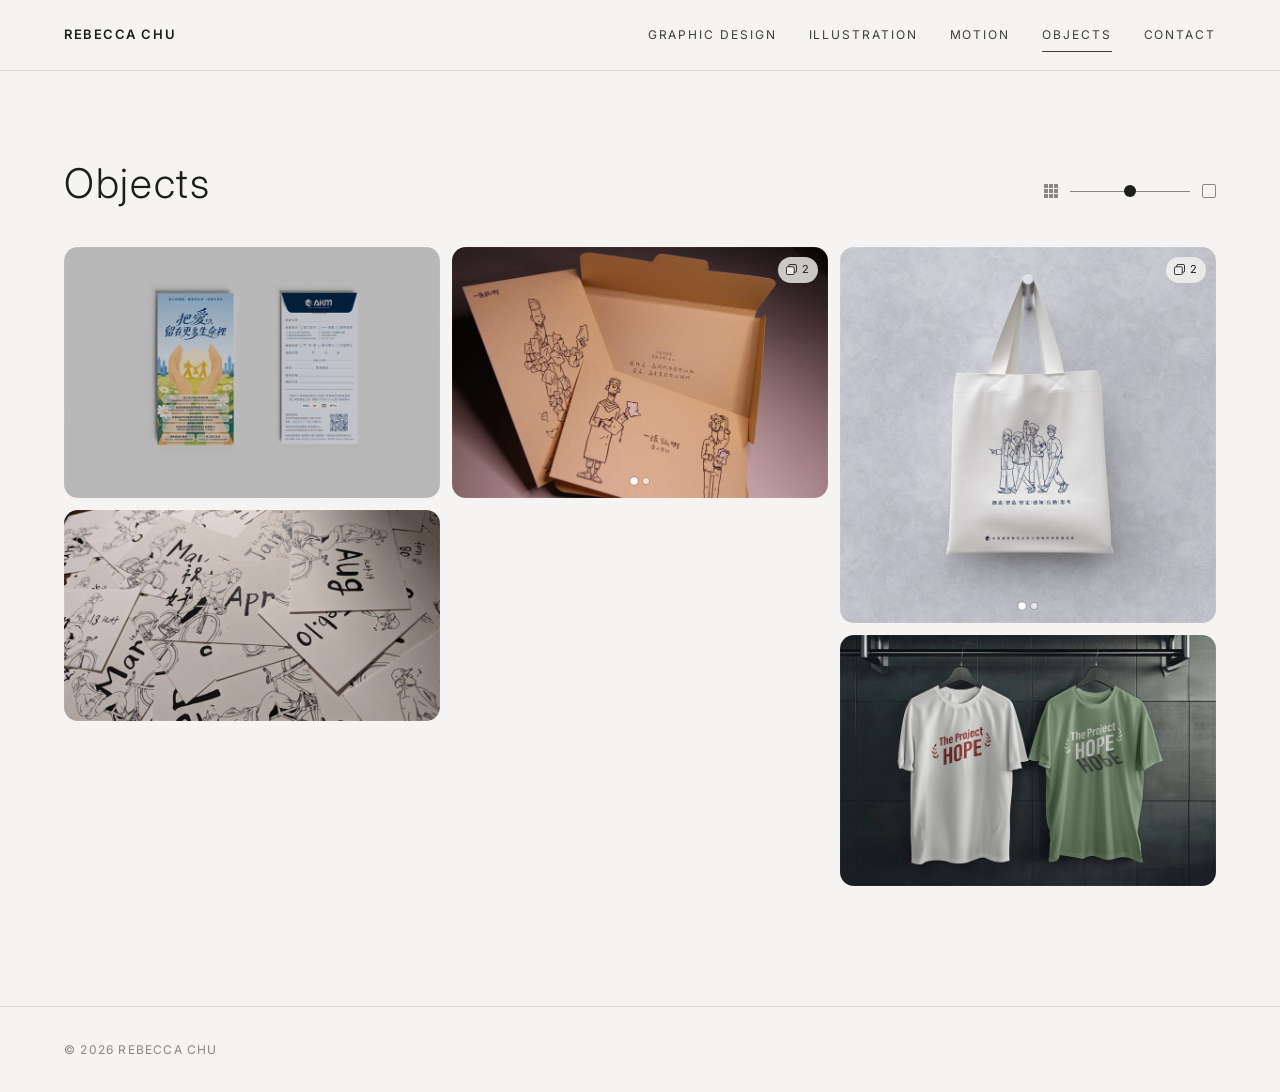
<file: objects.html>
<!DOCTYPE html>
<html lang="zh-Hant">
<head>
<meta charset="UTF-8">
<meta name="viewport" content="width=device-width, initial-scale=1">
<title>實體 Objects｜REBECCA CHU</title>
<meta name="description" content="REBECCA CHU 實體作品：團體服、明信片、周邊等。">
<link rel="preconnect" href="https://fonts.googleapis.com">
<link rel="preconnect" href="https://fonts.gstatic.com" crossorigin>
<link href="https://fonts.googleapis.com/css2?family=Noto+Sans+TC:wght@300;400;500;700&family=Inter:wght@300;400;600&display=swap" rel="stylesheet">
<link rel="stylesheet" href="css/project.css">
<link rel="stylesheet" href="css/viewer.css">
<style>
  /* 沒有刊頭的頁面：導覽列一開始就是實心、跟著頁面捲動 */
  header { position: sticky; }
  /* 分類頁開頭（平面設計、插畫共用）：英文分類名 */
  .page-title { padding: clamp(48px, 7vw, 96px) var(--gutter) 0; max-width: 1440px; margin: 0 auto; display: flex; justify-content: space-between; align-items: flex-end; gap: 24px; }
  .page-title h1 { font-family: "Inter", sans-serif; font-weight: 300; font-size: clamp(28px, 3.2vw, 44px); line-height: 1.15; letter-spacing: .04em; }

  /* 大小滑桿：往左欄數變多、圖片變小；往右欄數變少、圖片變大 */
  .zoom { display: flex; align-items: center; gap: 12px; color: var(--muted); padding-bottom: 6px; }
  .zoom svg { width: 14px; height: 14px; flex: none; }
  .zoom input { -webkit-appearance: none; appearance: none; width: 120px; height: 20px; background: transparent; cursor: pointer; }
  .zoom input::-webkit-slider-runnable-track { height: 1px; background: var(--muted); }
  .zoom input::-moz-range-track { height: 1px; background: var(--muted); }
  .zoom input::-webkit-slider-thumb { -webkit-appearance: none; width: 12px; height: 12px; margin-top: -5.5px; border-radius: 50%; background: var(--ink); border: 0; transition: transform .2s; }
  .zoom input::-moz-range-thumb { width: 12px; height: 12px; border-radius: 50%; background: var(--ink); border: 0; }
  .zoom input:hover::-webkit-slider-thumb { transform: scale(1.25); }
  .zoom input:focus-visible { outline: 1px solid var(--ink); outline-offset: 4px; }
  /* 切換欄數時，每張圖平順移到新位置：不做淡入淡出（避免新舊兩層疊成殘影），只移動、縮放新的那層 */
  ::view-transition-group(*.tile) { animation-duration: .45s; animation-timing-function: cubic-bezier(.2,.7,.2,1); }
  ::view-transition-old(*.tile) { animation: none; opacity: 0; }
  ::view-transition-new(*.tile) { animation: none; opacity: 1; width: 100%; height: 100%; }
  ::view-transition-old(root), ::view-transition-new(root) { animation: none; }  /* 瀑布流：依每張插畫的原比例錯落排列，圓角、較小的間距 */
  .wall { --cols: 3; column-count: var(--cols); column-gap: 12px; padding: 40px var(--gutter) 120px; max-width: 1440px; margin: 0 auto; }
  .tile { break-inside: avoid; margin-bottom: 12px; position: relative; overflow: hidden; border-radius: var(--r); }
  .tile img { transition: transform .8s cubic-bezier(.2,.7,.2,1); }
  /* 滑過去時：整張插畫蒙上一層霧面玻璃，作品名稱清楚浮在中間 */
  .tile figcaption {
    position: absolute; inset: 0; margin: 0; pointer-events: none;
    display: flex; flex-direction: column; align-items: center; justify-content: center; gap: 4px;
    color: var(--ink); font-family: "Noto Sans TC"; font-size: 16px; font-weight: 500; letter-spacing: .12em;
    background: rgba(245,244,242,.38);
    -webkit-backdrop-filter: blur(8px) saturate(1.1); backdrop-filter: blur(8px) saturate(1.1);
    opacity: 0; transition: opacity .5s ease;
  }
  .tile figcaption small { font-size: 11px; font-weight: 400; letter-spacing: .2em; color: #5f5d58; }
  .tile figcaption .hint { display: none; margin-top: 10px; font-size: 11px; font-weight: 400; letter-spacing: .2em; color: #5f5d58; }
  @media (hover: hover) { .tile:hover figcaption { opacity: 1; } .tile:hover img { transform: scale(1.03); } }
  /* 觸控裝置沒有「滑過去」：點第一下出現霧面，再點一下放大 */
  @media (hover: none) {
    .tile.show figcaption { opacity: 1; }
    .tile figcaption .hint { display: block; }
  }
  /* ===== 實體頁的滑過效果：不霧化整張圖 ===== */
  /* 名稱改成左下角的小霧面標籤 */
  .tile figcaption {
    inset: auto auto 12px 12px; padding: 6px 12px; border-radius: 999px; gap: 0;
    flex-direction: row; align-items: baseline; font-size: 13px; letter-spacing: .08em;
    background: rgba(245,244,242,.78); -webkit-backdrop-filter: blur(10px); backdrop-filter: blur(10px);
    transform: translateY(6px); transition: opacity .35s ease, transform .35s ease;
  }
  .tile figcaption small { margin-left: 10px; font-size: 11px; }
  .tile.show figcaption { transform: none; }
  .tile figcaption { z-index: 2; }
  @media (hover: hover) { .tile:hover figcaption { transform: none; } }
  /* 多張照片的作品：卡片裡可以左右滑動，下方小圓點表示第幾張 */
  .strip { display: flex; overflow-x: auto; overflow-y: hidden; scroll-snap-type: x mandatory; scrollbar-width: none; overscroll-behavior-x: contain; cursor: grab; }
  .strip::-webkit-scrollbar { display: none; }
  .strip.dragging { scroll-snap-type: none; cursor: grabbing; }
  .strip img { flex: 0 0 100%; width: 100%; height: 100%; object-fit: cover; scroll-snap-align: start; -webkit-user-drag: none; user-select: none; }
  .has-strip:hover .strip img { transform: none; }
  .dots { position: absolute; left: 0; right: 0; bottom: 14px; z-index: 1; display: flex; justify-content: center; gap: 6px; pointer-events: none; }
  .dots i { width: 6px; height: 6px; border-radius: 50%; background: rgba(255,255,255,.65); box-shadow: 0 0 0 1px rgba(0,0,0,.12); transition: background .3s, transform .3s; }
  .dots i.on { background: #fff; transform: scale(1.25); }
  /* 名稱標籤出現時，小圓點往上讓位 */
  @media (hover: hover) { .has-strip:hover .dots { bottom: 52px; } }
  .has-strip.show .dots { bottom: 52px; }
  @container (max-width: 320px) { .has-strip:hover .dots, .has-strip.show .dots { bottom: 44px; } }
  @container (max-width: 200px) { .has-strip:hover .dots, .has-strip.show .dots { bottom: 38px; } }
  .dots { transition: bottom .35s ease; }  /* 名稱標籤跟著卡片寬度縮放：卡片變窄時字變小、超出的字以「…」收尾，太窄就只留名稱 */
  .tile { container-type: inline-size; }
  .tile figcaption { max-width: calc(100% - 24px); white-space: nowrap; overflow: hidden; text-overflow: ellipsis; display: block; }
  .tile figcaption small { display: inline; }
  .tile figcaption .hint { display: none !important; }   /* 標籤空間小，不放「再點一下放大」 */
  @container (max-width: 320px) {
    .tile figcaption { font-size: 12px; padding: 5px 10px; left: 10px; bottom: 10px; }
    .tile figcaption small { display: none; }
    .tile .multi { top: 8px; right: 8px; padding: 2px 7px; font-size: 10px; }
  }
  @container (max-width: 200px) {
    .tile figcaption { font-size: 11px; padding: 4px 8px; left: 8px; bottom: 8px; letter-spacing: .04em; }
    .dots { bottom: 10px; }
  }  /* 有多張照片的作品：右上角顯示張數 */
  .tile .multi { position: absolute; top: 10px; right: 10px; display: flex; align-items: center; gap: 5px; padding: 3px 8px; border-radius: 999px; font-size: 11px; letter-spacing: .06em; color: var(--ink); background: rgba(245,244,242,.8); -webkit-backdrop-filter: blur(8px); backdrop-filter: blur(8px); pointer-events: none; }
  .tile .multi svg { width: 11px; height: 11px; }
  .v-info { display: none; }
  @media (max-width: 760px) {
    .wall { column-gap: 8px; }
    .tile { margin-bottom: 8px; }
    .zoom input { width: 90px; }
  }
</style>
</head>
<body>

<header class="solid">
  <a class="logo" href="./">REBECCA CHU</a>
  <nav><a href="graphic.html">Graphic<span class="long"> Design</span></a><a href="illustration.html">Illustration</a><a href="motion.html">Motion</a><a href="objects.html" class="active">Objects</a><a href="./#contact">Contact</a></nav>
</header>

<section class="page-title">
  <h1>Objects</h1>
  <label class="zoom" title="調整圖片大小">
    <svg viewBox="0 0 14 14" aria-hidden="true"><g fill="currentColor"><rect x="0" y="0" width="4" height="4"/><rect x="5" y="0" width="4" height="4"/><rect x="10" y="0" width="4" height="4"/><rect x="0" y="5" width="4" height="4"/><rect x="5" y="5" width="4" height="4"/><rect x="10" y="5" width="4" height="4"/><rect x="0" y="10" width="4" height="4"/><rect x="5" y="10" width="4" height="4"/><rect x="10" y="10" width="4" height="4"/></g></svg>
    <input type="range" min="1" step="0.01" aria-label="圖片大小" autocomplete="off">
    <svg viewBox="0 0 14 14" aria-hidden="true"><rect x=".5" y=".5" width="13" height="13" rx="1.5" fill="none" stroke="currentColor"/></svg>
  </label>
</section>

<section class="wall">
  <!-- tiles:start -->
  <figure class="tile"><img data-viewer="works/objects/ob-b879622b-1.jpg" data-viewer-set="ob-b879622b" data-viewer-extra='[]' data-viewer-extra-sm='[]' src="works/objects/ob-b879622b-1.jpg" srcset="works/objects/ob-b879622b-1-sm.jpg 800w, works/objects/ob-b879622b-1.jpg 1600w" sizes="34vw" width="1600" height="1067" alt="AKM 信封插畫" loading="lazy" decoding="async"><figcaption>AKM 信封插畫<small>2026</small></figcaption><div class="v-info"></div></figure>
  <figure class="tile"><img data-viewer="works/objects/ob-462fa775-1.jpg" data-viewer-set="ob-462fa775" data-viewer-extra='[]' data-viewer-extra-sm='[]' src="works/objects/ob-462fa775-1.jpg" srcset="works/objects/ob-462fa775-1-sm.jpg 800w, works/objects/ob-462fa775-1.jpg 1600w" sizes="34vw" width="1600" height="900" alt="祝好" loading="lazy" decoding="async"><figcaption>祝好<small>2024　賀卡</small></figcaption><div class="v-info"><span class="rel">原始插畫：<a href="illustration.html#il-4a644bb0">走走看看</a>、<a href="illustration.html#il-affedf33">飆起</a></span></div></figure>
  <figure class="tile has-strip"><div class="strip" style="aspect-ratio: 1600 / 1067"><img data-viewer="works/objects/ob-7855f084-1.jpg" data-viewer-set="ob-7855f084" data-viewer-extra='["works/objects/ob-7855f084-2.jpg"]' data-viewer-extra-sm='["works/objects/ob-7855f084-2-sm.jpg"]' src="works/objects/ob-7855f084-1.jpg" srcset="works/objects/ob-7855f084-1-sm.jpg 800w, works/objects/ob-7855f084-1.jpg 1600w" sizes="34vw" width="1600" height="1067" alt="一張紙啊" loading="lazy" decoding="async"><img class="more" src="works/objects/ob-7855f084-2-sm.jpg" alt="" loading="lazy" decoding="async"></div><figcaption>一張紙啊<small>2019　明信片插畫+封套</small></figcaption><div class="v-info"></div><span class="multi"><svg viewBox="0 0 12 12" aria-hidden="true"><rect x="3" y="0.5" width="8.5" height="8.5" rx="1.5" fill="none" stroke="currentColor"/><rect x="0.5" y="3" width="8.5" height="8.5" rx="1.5" fill="rgba(245,244,242,.9)" stroke="currentColor"/></svg>2</span><div class="dots"><i></i><i></i></div></figure>
  <figure class="tile has-strip"><div class="strip" style="aspect-ratio: 1600 / 1600"><img data-viewer="works/objects/ob-e7054beb-1.jpg" data-viewer-set="ob-e7054beb" data-viewer-extra='["works/objects/ob-e7054beb-2.jpg"]' data-viewer-extra-sm='["works/objects/ob-e7054beb-2-sm.jpg"]' src="works/objects/ob-e7054beb-1.jpg" srcset="works/objects/ob-e7054beb-1-sm.jpg 800w, works/objects/ob-e7054beb-1.jpg 1600w" sizes="34vw" width="1600" height="1600" alt="第三十三屆紀念帆布袋" loading="lazy" decoding="async"><img class="more" src="works/objects/ob-e7054beb-2-sm.jpg" alt="" loading="lazy" decoding="async"></div><figcaption>第三十三屆紀念帆布袋<small>亞太兒少領袖特會周邊</small></figcaption><div class="v-info"></div><span class="multi"><svg viewBox="0 0 12 12" aria-hidden="true"><rect x="3" y="0.5" width="8.5" height="8.5" rx="1.5" fill="none" stroke="currentColor"/><rect x="0.5" y="3" width="8.5" height="8.5" rx="1.5" fill="rgba(245,244,242,.9)" stroke="currentColor"/></svg>2</span><div class="dots"><i></i><i></i></div></figure>
  <figure class="tile"><img data-viewer="works/objects/ob-6bdfb805-1.jpg" data-viewer-set="ob-6bdfb805" data-viewer-extra='[]' data-viewer-extra-sm='[]' src="works/objects/ob-6bdfb805-1.jpg" srcset="works/objects/ob-6bdfb805-1-sm.jpg 800w, works/objects/ob-6bdfb805-1.jpg 1600w" sizes="34vw" width="1600" height="1067" alt="亞太希望工程制服" loading="lazy" decoding="async"><figcaption>亞太希望工程制服<small></small></figcaption><div class="v-info"></div></figure>
  <!-- tiles:end -->
</section>

<footer>© 2026 REBECCA CHU</footer>

<script>
  // 觸控裝置：第一下只顯示霧面和名稱，第二下才交給放大瀏覽（js/viewer.js）
  if (matchMedia('(hover: none)').matches) {
    const tiles = [...document.querySelectorAll('.tile')];
    tiles.forEach(t => {
      t.querySelector('figcaption').insertAdjacentHTML('beforeend', '<span class="hint">再點一下放大</span>');
      t.addEventListener('click', e => {
        if (t.classList.contains('show')) { t.classList.remove('show'); return; }
        e.stopPropagation(); e.preventDefault();
        tiles.forEach(x => x.classList.toggle('show', x === t));
      }, true);
    });
  }
</script>
<script>
  // 大小滑桿：值越大、圖越大（欄數 = 最大欄數 + 1 − 值）；每次打開頁面都從預設大小開始
  (() => {
    const wall = document.querySelector('.wall'), range = document.querySelector('.zoom input');
    const tiles = [...wall.querySelectorAll('.tile')], imgs = tiles.map(t => t.querySelector('img'));
    const narrow = matchMedia('(max-width: 760px)').matches;
    const maxCols = narrow ? 3 : 5, cols0 = narrow ? 2 : 3;
    range.max = maxCols; range.value = maxCols + 1 - cols0;
    const apply = cols => {
      wall.style.setProperty('--cols', cols);
      const vw = Math.ceil(100 / cols);
      imgs.forEach(i => i.sizes = `${vw}vw`);              // 圖變大時改載清晰的大圖
    };
    apply(cols0);
    let tr = null, current = cols0;
    const colsOf = v => maxCols + 1 - Math.round(v);
    // 拖動時滑桿連續移動，欄數只在跨過中間點時才切換（欄數沒變就不重跑動畫）
    range.addEventListener('input', () => {
      const cols = colsOf(parseFloat(range.value));
      if (cols === current) return;
      current = cols;
      if (!document.startViewTransition || matchMedia('(prefers-reduced-motion: reduce)').matches) { apply(cols); return; }
      if (tr) tr.skipTransition();
      tiles.forEach((t, i) => { t.style.viewTransitionName = 'tile-' + i; t.style.viewTransitionClass = 'tile'; });
      tr = document.startViewTransition(() => apply(cols));
      tr.finished.finally(() => { tiles.forEach(t => { t.style.viewTransitionName = ''; t.style.viewTransitionClass = ''; }); tr = null; });
    });
    // 放開後，滑桿輕輕滑到最接近的那一格
    range.addEventListener('change', () => {
      const from = parseFloat(range.value), to = Math.round(from), t0 = performance.now();
      const step = now => {
        const k = Math.min(1, (now - t0) / 180), e = 1 - Math.pow(1 - k, 3);
        range.value = from + (to - from) * e;
        if (k < 1) requestAnimationFrame(step);
      };
      requestAnimationFrame(step);
    });  })();
</script>
<script>
  // 卡片裡的照片列：左右滑動（觸控板、手指、滑鼠拖曳），更新小圓點；輕點則從目前這張打開放大瀏覽
  document.querySelectorAll('.has-strip').forEach(tile => {
    const strip = tile.querySelector('.strip'), dots = [...tile.querySelectorAll('.dots i')], cover = strip.querySelector('img[data-viewer]');
    const cur = () => Math.round(strip.scrollLeft / strip.clientWidth);
    const mark = () => dots.forEach((d, i) => d.classList.toggle('on', i === cur()));
    mark(); strip.addEventListener('scroll', mark, { passive: true });
    let drag = null, moved = false;
    strip.addEventListener('pointerdown', e => { if (e.pointerType !== 'mouse' || e.button) return; drag = { x: e.clientX, left: strip.scrollLeft }; moved = false; });
    addEventListener('pointermove', e => {
      if (!drag) return;
      const dx = e.clientX - drag.x;
      if (!moved && Math.abs(dx) > 5) { moved = true; strip.classList.add('dragging'); }
      if (moved) strip.scrollLeft = drag.left - dx;
    });
    addEventListener('pointerup', e => {
      if (!drag) return;
      const dx = e.clientX - drag.x, start = Math.round(drag.left / strip.clientWidth); drag = null;
      if (!moved) return;
      strip.classList.remove('dragging');
      const to = Math.max(0, Math.min(dots.length - 1, dx < -40 ? start + 1 : dx > 40 ? start - 1 : start));
      strip.scrollTo({ left: to * strip.clientWidth, behavior: 'smooth' });
    });
    strip.addEventListener('dragstart', e => e.preventDefault());
    // 點擊：拖曳後不算；否則從目前這張打開
    strip.addEventListener('click', e => {
      e.preventDefault(); e.stopPropagation();
      if (moved) { moved = false; return; }
      tile.classList.remove('show');
      cover.dispatchEvent(new CustomEvent('viewer:open', { detail: cur() }));
    }, true);
  });
</script>
<script src="js/viewer.js"></script><script src="js/blur-up.js"></script>
<script src="js/nav.js"></script>
</body>
</html>
</file>
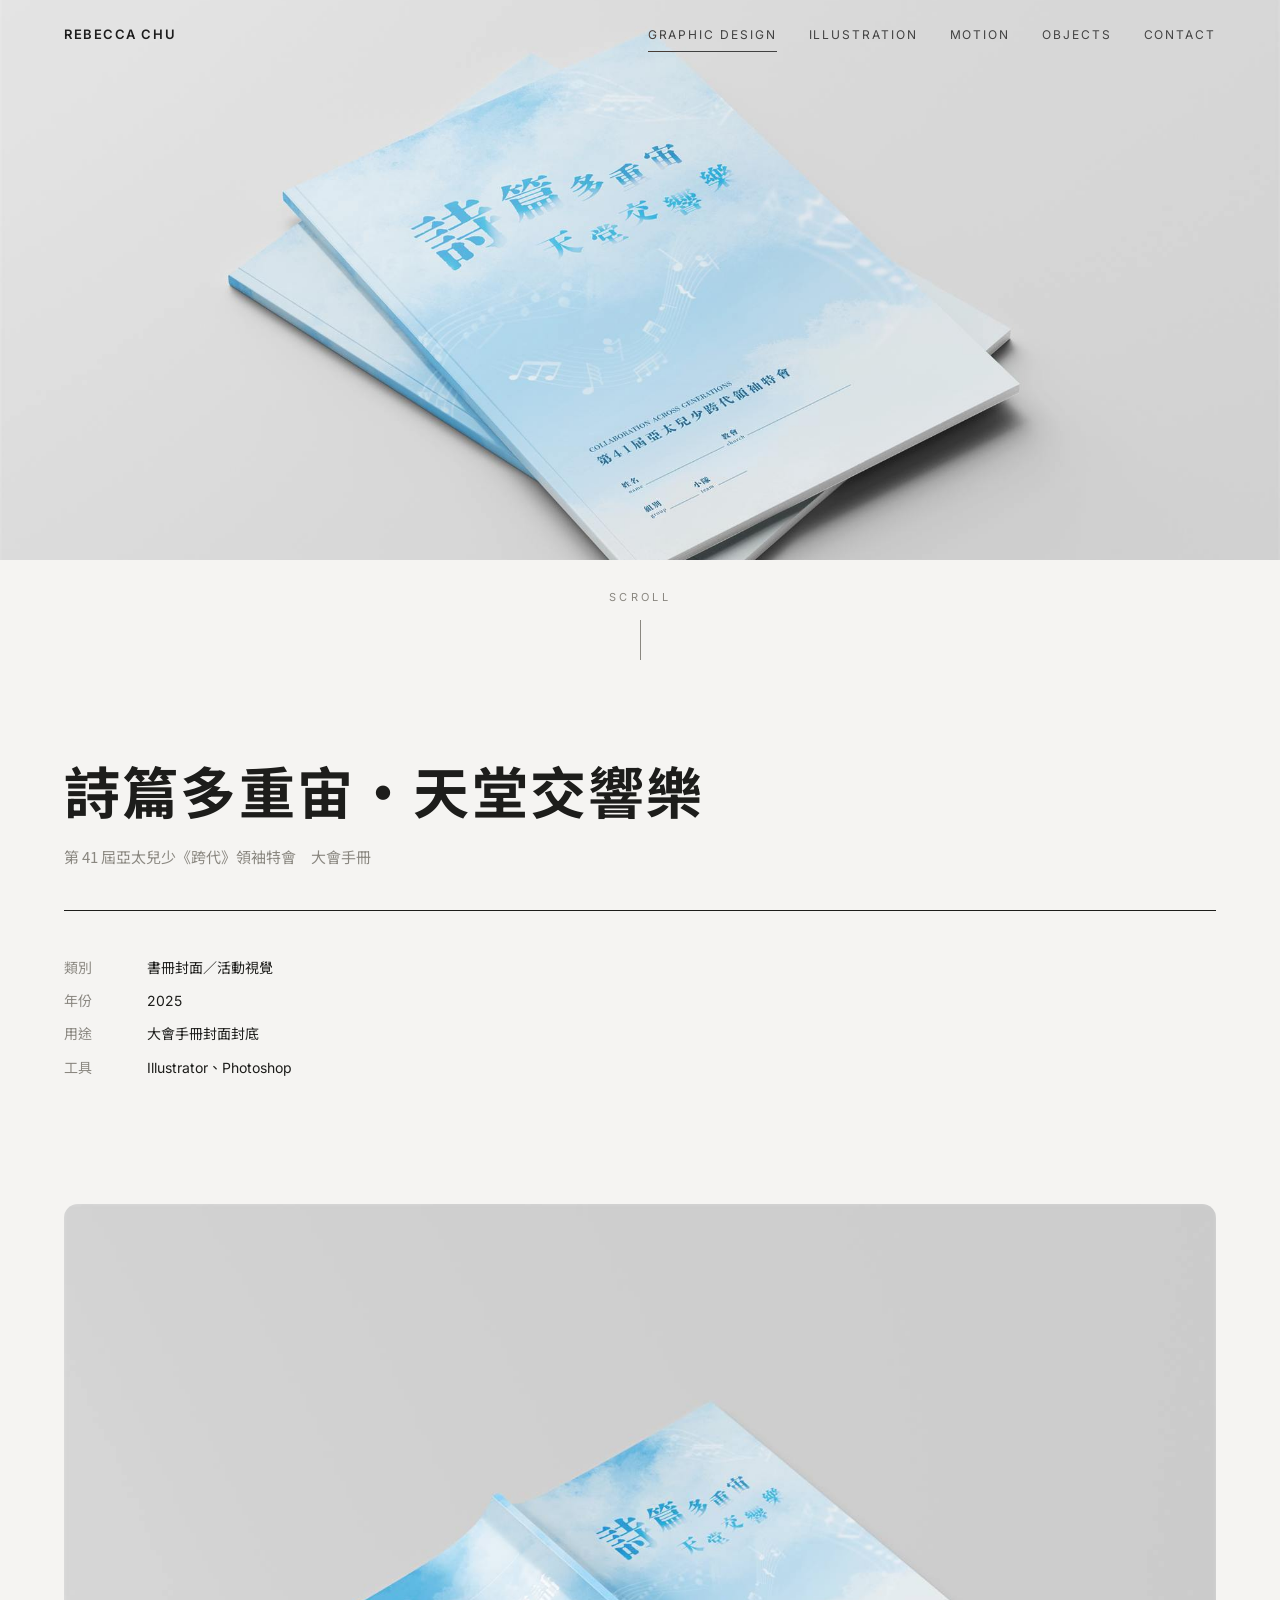
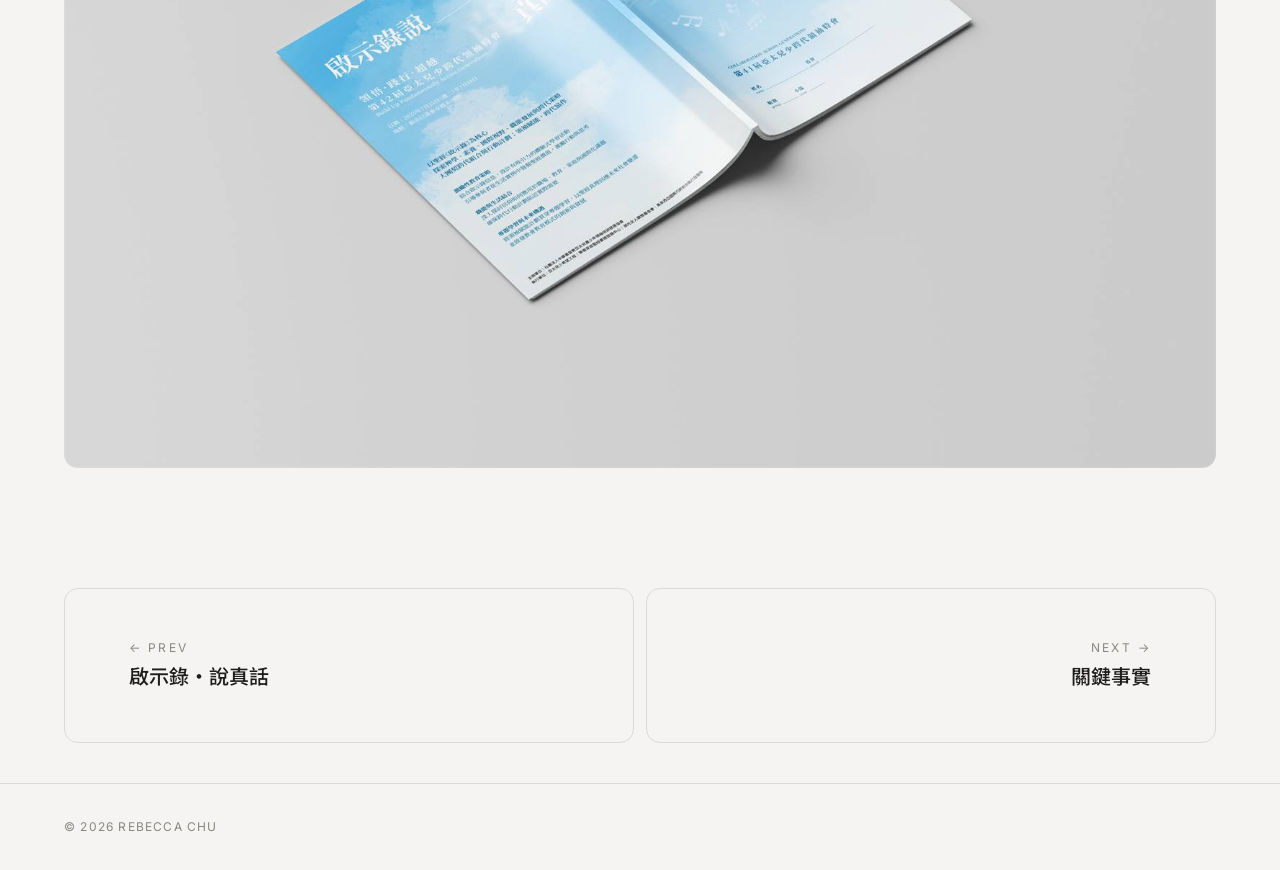
<file: psalms-symphony.html>
<!DOCTYPE html>
<html lang="zh-Hant">
<head>
<meta charset="UTF-8">
<meta name="viewport" content="width=device-width, initial-scale=1">
<title>詩篇多重宙・天堂交響樂｜REBECCA CHU</title>
<link rel="preconnect" href="https://fonts.googleapis.com">
<link rel="preconnect" href="https://fonts.gstatic.com" crossorigin>
<link href="https://fonts.googleapis.com/css2?family=Noto+Sans+TC:wght@300;400;500;700&family=Inter:wght@300;400;600&display=swap" rel="stylesheet">
<link rel="stylesheet" href="css/project.css">
</head>
<body style="--hero-pos: center 42%">

<header>
  <a class="logo" href="./">REBECCA CHU</a>
  <nav><a href="graphic.html" class="active">Graphic<span class="long"> Design</span></a><a href="illustration.html">Illustration</a><a href="motion.html">Motion</a><a href="objects.html">Objects</a><a href="./#contact">Contact</a></nav>
</header>

<!-- 刊頭：Mockup 圖 -->
<div class="hero">
  <img src="works/psalms/hero.jpg" srcset="works/psalms/hero-sm.jpg 1000w, works/psalms/hero.jpg 2000w" sizes="100vw" width="2000" height="1500" fetchpriority="high" alt="詩篇多重宙天堂交響樂大會手冊 Mockup">
</div>
<div class="scroll-hint">SCROLL</div>

<!-- 文字介紹 -->
<section class="intro">
  <div class="intro-grid">
    <div class="titles reveal">
      <h1>詩篇多重宙・天堂交響樂</h1>
      <p class="subtitle">第 41 屆亞太兒少《跨代》領袖特會　大會手冊</p>
    </div>
    <div class="side reveal">
      <ul class="meta">
        <li><span>類別</span><span>書冊封面／活動視覺</span></li>
        <li><span>年份</span><span>2025</span></li>
        <li><span>用途</span><span>大會手冊封面封底</span></li>
        <li><span>工具</span><span>Illustrator、Photoshop</span></li>
      </ul>
    </div>
  </div>
</section>

<!-- 作品細節：手冊展開 -->
<section class="block">
  <figure>
    <img src="works/psalms/open.jpg" srcset="works/psalms/open-sm.jpg 900w, works/psalms/open.jpg 1600w" sizes="(max-width: 1280px) 90vw, 1136px" width="1600" height="1200" decoding="async" alt="大會手冊封面封底展開" loading="lazy">
  </figure>
</section>

<!-- 上一件／下一件 -->
<nav class="pager">
  <a href="speak-truth.html"><small>← PREV</small><strong>啟示錄・說真話</strong></a>
  <a href="critical-facts.html"><small>NEXT →</small><strong>關鍵事實</strong></a>
</nav><footer>© 2026 REBECCA CHU</footer>

<script src="js/blur-up.js"></script>
<script src="js/project.js"></script>
<script src="js/nav.js"></script>
</body>
</html>
</file>
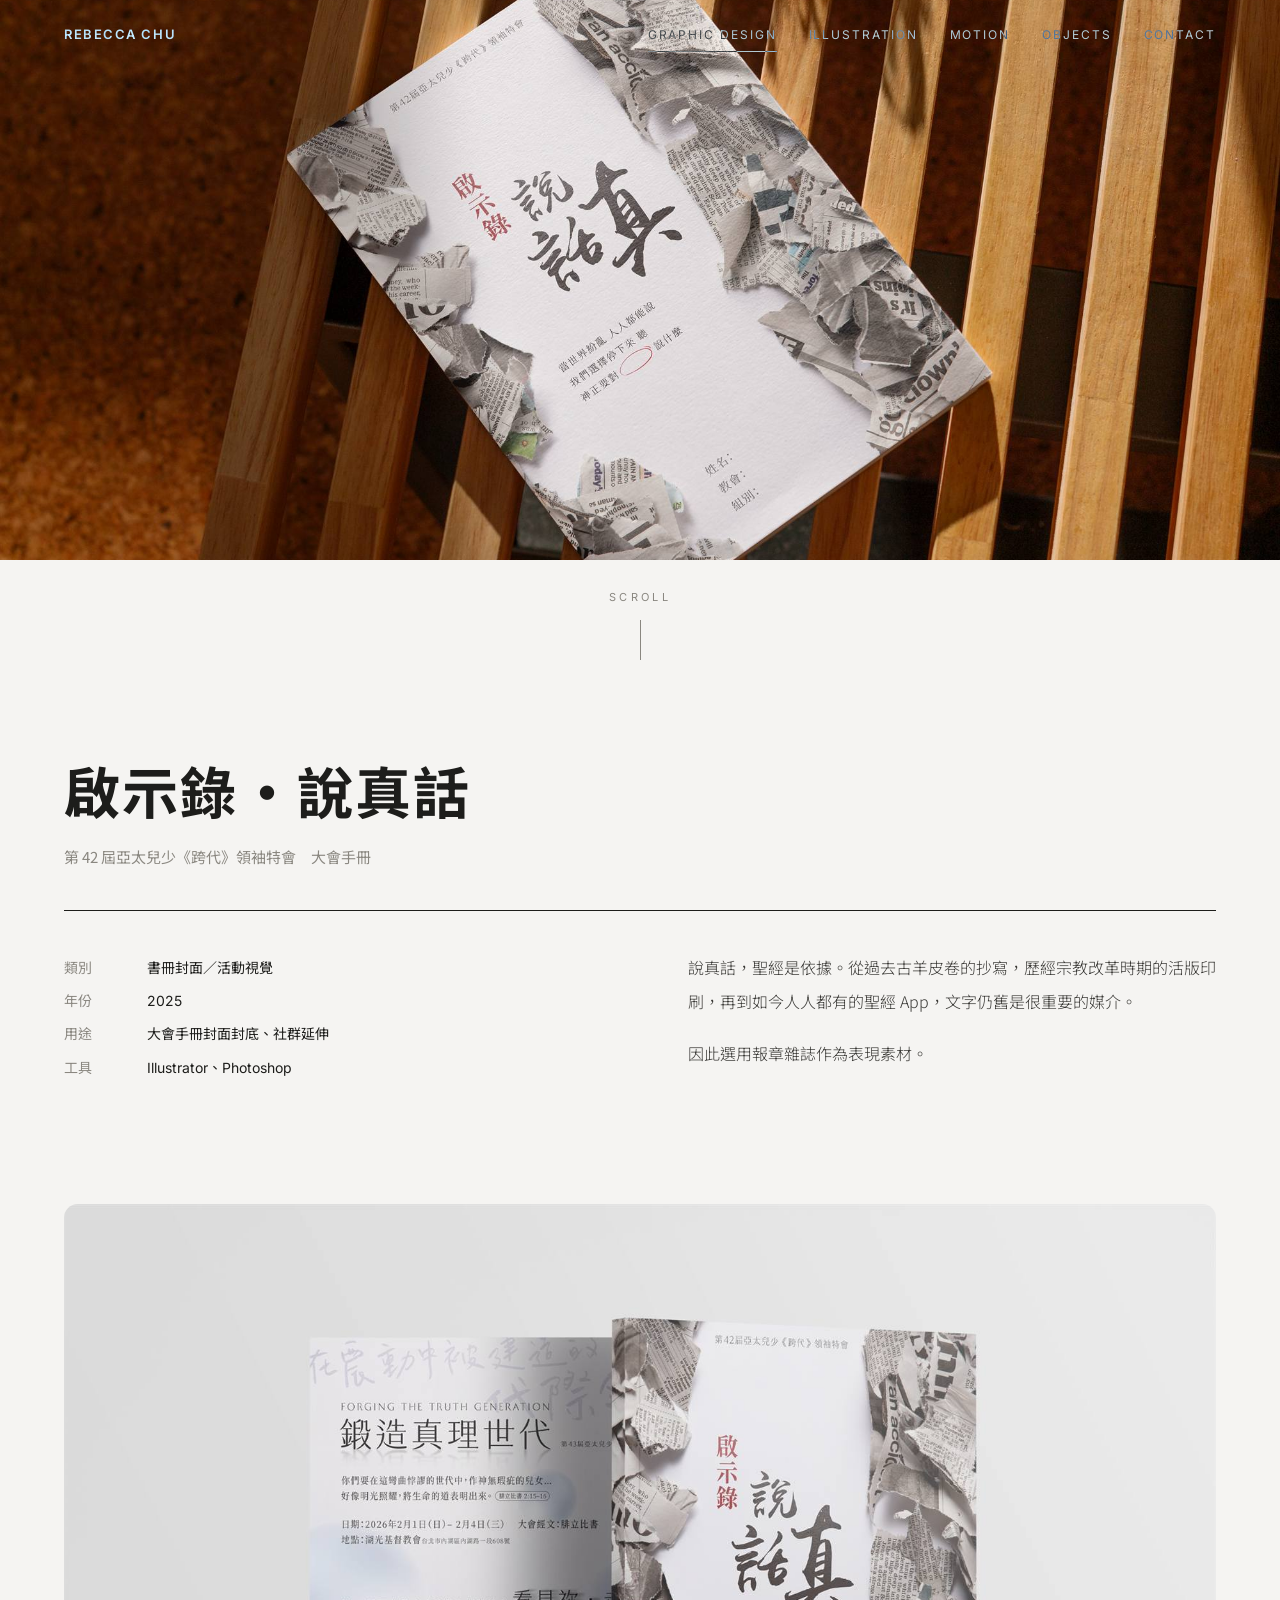
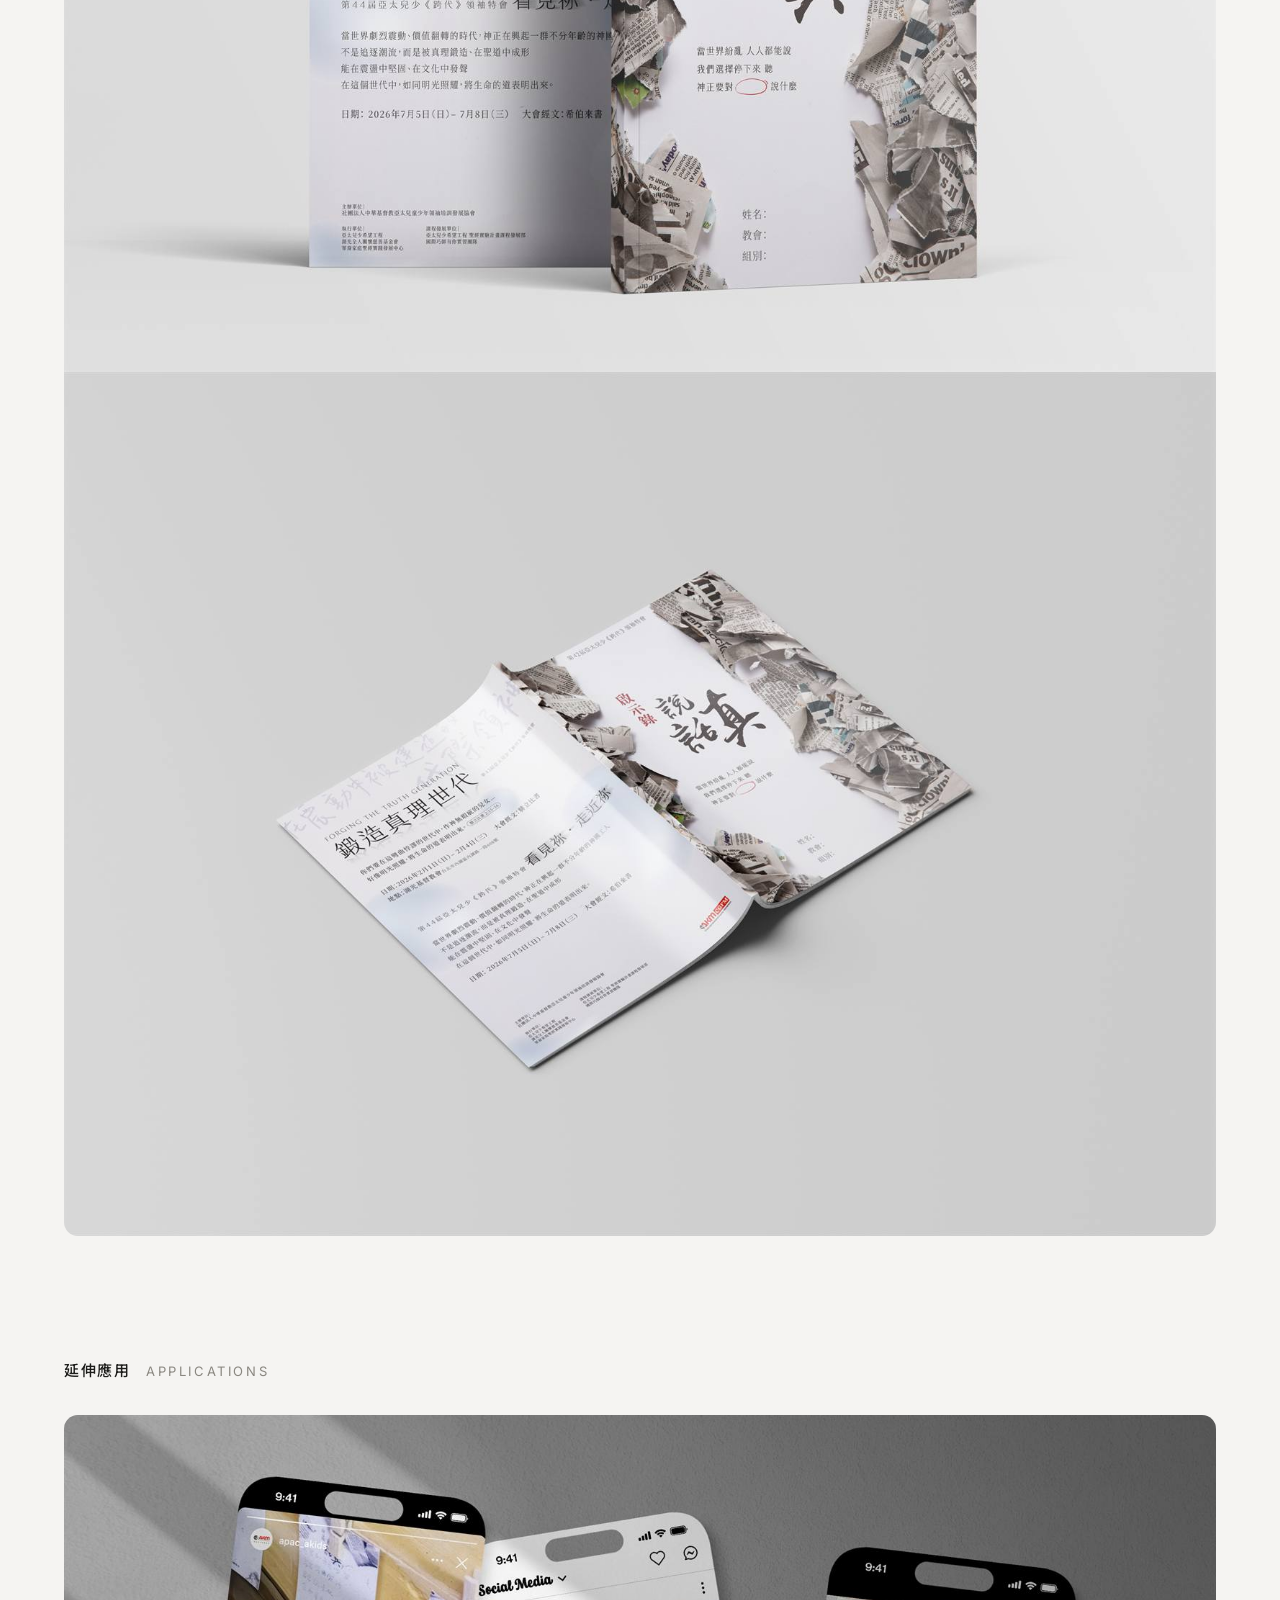
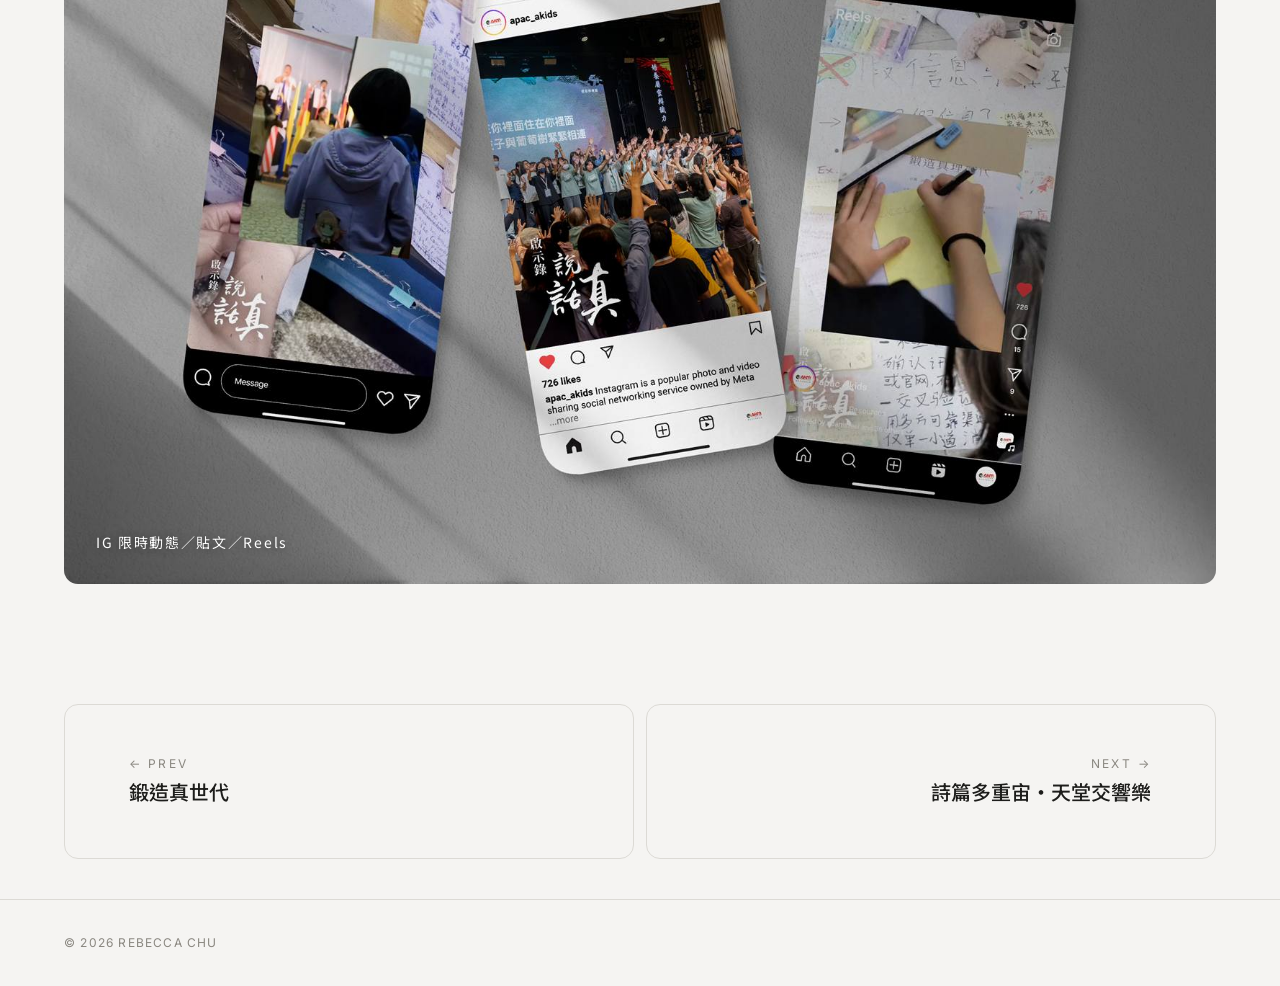
<file: speak-truth.html>
<!DOCTYPE html>
<html lang="zh-Hant">
<head>
<meta charset="UTF-8">
<meta name="viewport" content="width=device-width, initial-scale=1">
<title>啟示錄・說真話｜REBECCA CHU</title>
<link rel="preconnect" href="https://fonts.googleapis.com">
<link rel="preconnect" href="https://fonts.gstatic.com" crossorigin>
<link href="https://fonts.googleapis.com/css2?family=Noto+Sans+TC:wght@300;400;500;700&family=Inter:wght@300;400;600&display=swap" rel="stylesheet">
<link rel="stylesheet" href="css/project.css">
</head>
<body style="--hero-pos: center 45%">

<header>
  <a class="logo" href="./">REBECCA CHU</a>
  <nav><a href="graphic.html" class="active">Graphic<span class="long"> Design</span></a><a href="illustration.html">Illustration</a><a href="motion.html">Motion</a><a href="objects.html">Objects</a><a href="./#contact">Contact</a></nav>
</header>

<!-- 刊頭：Mockup 圖 -->
<div class="hero">
  <img src="works/speak-truth/hero.jpg" srcset="works/speak-truth/hero-sm.jpg 1000w, works/speak-truth/hero.jpg 2000w" sizes="100vw" width="2000" height="1333" fetchpriority="high" alt="啟示錄說真話大會手冊 Mockup">
</div>
<div class="scroll-hint">SCROLL</div>

<!-- 文字介紹 -->
<section class="intro">
  <div class="intro-grid">
    <div class="titles reveal">
      <h1>啟示錄・說真話</h1>
      <p class="subtitle">第 42 屆亞太兒少《跨代》領袖特會　大會手冊</p>
    </div>
    <div class="side reveal">
      <ul class="meta">
        <li><span>類別</span><span>書冊封面／活動視覺</span></li>
        <li><span>年份</span><span>2025</span></li>
        <li><span>用途</span><span>大會手冊封面封底、社群延伸</span></li>
        <li><span>工具</span><span>Illustrator、Photoshop</span></li>
      </ul>
      <div class="desc">
        <p>說真話，聖經是依據。從過去古羊皮卷的抄寫，歷經宗教改革時期的活版印刷，再到如今人人都有的聖經 App，文字仍舊是很重要的媒介。</p>
        <p>因此選用報章雜誌作為表現素材。</p>
      </div>
    </div>
  </div>
</section>

<!-- 作品細節：封面封底，連續相接、不放標題與圖說 -->
<section class="block">
  <figure>
    <img src="works/speak-truth/cover-a.jpg" srcset="works/speak-truth/cover-a-sm.jpg 900w, works/speak-truth/cover-a.jpg 1600w" sizes="(max-width: 1280px) 90vw, 1136px" width="1600" height="1067" decoding="async" alt="大會手冊封面與封底" loading="lazy">
  </figure>
  <figure>
    <img src="works/speak-truth/cover-b.jpg" srcset="works/speak-truth/cover-b-sm.jpg 900w, works/speak-truth/cover-b.jpg 1600w" sizes="(max-width: 1280px) 90vw, 1136px" width="1600" height="1200" decoding="async" alt="大會手冊封面封底展開" loading="lazy">
  </figure>
</section>

<!-- 延伸應用 -->
<section class="block">
  <div class="block-title reveal"><b>延伸應用</b><span>APPLICATIONS</span></div>
  <figure class="overlay">
    <img src="works/speak-truth/ext-phones.jpg" srcset="works/speak-truth/ext-phones-sm.jpg 900w, works/speak-truth/ext-phones.jpg 1600w" sizes="(max-width: 1280px) 90vw, 1136px" width="1600" height="1067" decoding="async" alt="IG 限時動態、貼文與 Reels 延伸示意" loading="lazy">
    <figcaption>IG 限時動態／貼文／Reels</figcaption>
  </figure>
</section>

<!-- 上一件／下一件 -->
<nav class="pager">
  <a href="forging-generation.html"><small>← PREV</small><strong>鍛造真世代</strong></a>
  <a href="psalms-symphony.html"><small>NEXT →</small><strong>詩篇多重宙・天堂交響樂</strong></a>
</nav>
<footer>© 2026 REBECCA CHU</footer>

<script src="js/blur-up.js"></script>
<script src="js/project.js"></script>
<script src="js/nav.js"></script>
</body>
</html>
</file>
<file: css/project.css>
/* 作品內頁共用樣式：所有作品頁都連結這個檔案 */
:root {
  --bg: #f5f4f2;
  --ink: #1d1d1b;
  --muted: #8a8780;
  --line: #dcdad5;
  --gutter: clamp(16px, 5vw, 72px);
}
* { box-sizing: border-box; margin: 0; padding: 0; }
body {
  background: var(--bg);
  color: var(--ink);
  font-family: "Inter", "Noto Sans TC", sans-serif;
  font-weight: 400;
  line-height: 1.8;
  -webkit-font-smoothing: antialiased;
}
a { color: inherit; text-decoration: none; }
img { display: block; width: 100%; height: auto; }

/* ---------- 頂部導覽列：在刊頭上是反白，捲過刊頭後變實心 ---------- */
header {
  position: fixed; inset: 0 0 auto 0; z-index: 10;
  display: flex; justify-content: space-between; align-items: center;
  padding: 20px var(--gutter);
  font-size: 13px; letter-spacing: .12em;
  mix-blend-mode: difference; color: #fff;
  transition: transform .4s cubic-bezier(.2,.7,.2,1), background .3s, color .3s;
}
header.solid {
  mix-blend-mode: normal; color: var(--ink);
  background: rgba(245,244,242,.88); backdrop-filter: blur(10px);
  border-bottom: 1px solid var(--line);
}
header .logo { font-weight: 600; }
header nav { display: flex; gap: 32px; }
header nav a { opacity: .85; transition: opacity .2s; }
header nav a:hover { opacity: 1; }
header nav a .en { font-family: "Inter"; font-weight: 300; font-size: 11px; letter-spacing: .14em; margin-left: 6px; opacity: .6; }
/* 目前所在分類下方的細線；滑過其他分類時細線從左畫出 */
header nav a { position: relative; padding: 4px 0; font-family: "Inter", sans-serif; font-size: 12px; letter-spacing: .16em; text-transform: uppercase; }
header nav a::after {
  content: ""; position: absolute; left: 0; right: 0; bottom: -2px; height: 1px; background: currentColor;
  transform: scaleX(0); transform-origin: left; transition: transform .35s ease;
}
header nav a:hover::after, header nav a.active::after { transform: scaleX(1); }
/* 往下滑時收起導覽列（搭配 js/nav.js） */
header.nav-hidden { transform: translateY(-100%); }

/* ---------- 刊頭 Mockup：統一 1600×700 的比例，各頁可用 --hero-pos 微調裁切位置 ---------- */
.hero { width: 100%; overflow: hidden; background: #cfcfcf; }
.hero img {
  aspect-ratio: 1600 / 700; max-height: 88vh; object-fit: cover; object-position: var(--hero-pos, center);
}
.scroll-hint {
  text-align: center; font-size: 11px; letter-spacing: .3em; color: var(--muted);
  padding-top: 28px;
}
.scroll-hint::after {
  content: ""; display: block; width: 1px; height: 40px; margin: 12px auto 0;
  background: var(--muted); animation: drip 2s ease-in-out infinite;
  transform-origin: top;
}
@keyframes drip { 0%{transform:scaleY(0)} 50%{transform:scaleY(1)} 100%{transform:scaleY(0);transform-origin:bottom} }

/* ---------- 文字介紹（表格樣式）：標題 → 長線 → 左資訊、右說明 ---------- */
.intro { padding: 96px var(--gutter) 120px; max-width: 1280px; margin: 0 auto; }
.intro-grid { display: grid; grid-template-columns: 1fr 1fr; gap: 0 96px; }
.titles { grid-column: 1 / -1; padding-bottom: 40px; margin-bottom: 40px; border-bottom: 1px solid var(--ink); }
.side { display: contents; }
.intro h1 { font-family: "Noto Sans TC", sans-serif; font-weight: 700; font-size: clamp(32px, 4.5vw, 56px); line-height: 1.2; letter-spacing: .04em; }
.intro .en { display: block; font-family: "Inter", sans-serif; font-weight: 300; font-size: .42em; letter-spacing: .2em; color: var(--muted); margin-top: 10px; text-transform: uppercase; }
.intro .subtitle { font-family: "Noto Sans TC"; font-size: 15px; color: var(--muted); margin-top: 20px; }
.meta { list-style: none; font-size: 14px; }
.meta li { display: flex; gap: 20px; padding: 4px 0; }
.meta span:first-child { color: var(--muted); min-width: 4.5em; font-family: "Noto Sans TC"; }
.desc { font-family: "Noto Sans TC", sans-serif; font-weight: 300; font-size: 16px; line-height: 2.1; color: #3b3a37; }
.desc p + p { margin-top: 1.2em; }

/* ---------- 圖片區塊：同一區塊內的圖片連續相接，區塊之間才留空白 ---------- */
section.block { padding: 0 var(--gutter) 120px; max-width: 1280px; margin: 0 auto; }
.block-title { display: flex; align-items: baseline; gap: 16px; font-size: 13px; letter-spacing: .2em; margin-bottom: 32px; }
.block-title b { font-family: "Noto Sans TC"; font-weight: 500; letter-spacing: .1em; font-size: 15px; }
.block-title span { color: var(--muted); }
figcaption { font-size: 13px; color: var(--muted); margin-top: 12px; font-family: "Noto Sans TC"; letter-spacing: .04em; }

/* 圖說壓在圖片左下角：深色圖用白字，淺色圖加 on-light 用深色字 */
.overlay { position: relative; }
.overlay figcaption {
  position: absolute; left: clamp(16px, 2.5vw, 32px); bottom: clamp(14px, 2.2vw, 28px); margin: 0;
  color: #fff; font-size: clamp(12px, 1.1vw, 14px); letter-spacing: .12em;
  text-shadow: 0 1px 8px rgba(0,0,0,.35);
}
.overlay.on-light figcaption { color: var(--ink); text-shadow: none; }

/* 舊版細節排法（平面原圖＋局部裁切），目前隱藏但保留備用 */
.details { display: grid; grid-template-columns: 2fr 3fr; gap: 32px; align-items: start; }
.paper { padding: 32px; background: #e9e7e3; }
.paper img { box-shadow: 0 1px 2px rgba(0,0,0,.18), 0 12px 28px -8px rgba(0,0,0,.35), 0 32px 60px -20px rgba(0,0,0,.25); }
.details .stack { display: grid; gap: 32px; }
.crop { overflow: hidden; }
.crop img { transition: transform 1.2s cubic-bezier(.2,.7,.2,1); }
.crop:hover img { transform: scale(1.06); }
.wide-crop { margin-top: 32px; }
.screens { display: grid; grid-template-columns: 1fr 1fr; gap: 32px; }

/* 滑入時淡入 */
.reveal { opacity: 0; transform: translateY(24px); transition: opacity .9s ease, transform .9s ease; }
.reveal.in { opacity: 1; transform: none; }

/* ---------- 上一件／下一件 ---------- */
.pager { display: grid; grid-template-columns: 1fr 1fr; border-top: 1px solid var(--line); }
.pager a { padding: 48px var(--gutter); transition: background .3s; }
.pager a:hover { background: #ecebe8; }
.pager a + a { text-align: right; border-left: 1px solid var(--line); }
.pager small { display: block; font-size: 12px; letter-spacing: .2em; color: var(--muted); }
.pager strong { font-family: "Noto Sans TC"; font-weight: 500; font-size: 20px; }
footer { padding: 32px var(--gutter); font-size: 12px; color: var(--muted); letter-spacing: .1em; border-top: 1px solid var(--line); }

/* 圖片載入（搭配 js/blur-up.js）：外框先顯示素色底＋中間一條細線的載入動態，圖片完整載入後再淡入 */
.img-wait { position: relative; background-color: #e9e7e3; }
.img-wait > img { opacity: 0; transition: opacity .6s ease; }
.img-wait > img.loaded { opacity: 1; }
.img-wait::after {
  content: ""; position: absolute; left: 50%; top: 50%; width: 56px; height: 1px; margin-left: -28px;
  background: #8a8780; transform-origin: left; animation: imgLoading 1.4s ease-in-out infinite;
  transition: opacity .3s;
}
.img-wait.done::after { opacity: 0; animation: none; }
@keyframes imgLoading {
  0%   { transform: scaleX(0); transform-origin: left; }
  50%  { transform: scaleX(1); transform-origin: left; }
  50.1%{ transform: scaleX(1); transform-origin: right; }
  100% { transform: scaleX(0); transform-origin: right; }
}
/* ---------- 手機版 ---------- */
@media (max-width: 760px) {
  header { padding: 16px var(--gutter); font-size: 12px; }
  header .logo { white-space: nowrap; }
  header nav { gap: 16px; }
  header nav .en { display: none; }
  header nav { gap: 24px; }
  header nav a { white-space: nowrap; letter-spacing: .12em; }
  header nav .long { display: none; }
  header .logo { white-space: nowrap; }
  .hero img { aspect-ratio: 4 / 3; }
  .intro { padding: 64px var(--gutter) 80px; }
  .intro-grid { grid-template-columns: 1fr; }
  .titles { padding-bottom: 28px; margin-bottom: 28px; }
  .meta { margin-bottom: 28px; }
  .details, .screens { grid-template-columns: 1fr; gap: 24px; }
  .paper { padding: 20px; }
  .wide-crop { margin-top: 24px; }
  section.block { padding-bottom: 80px; }
  .pager a { padding: 32px var(--gutter); }
  .pager strong { font-size: 16px; }
}

/* ---------- 圓角：作品圖片與卡片用圓角，滿版刊頭維持直角 ---------- */
:root { --r: 14px; }
/* 同一區塊的圖片上下相接，整組視為一張圓角卡片（只圓最外側的四個角） */
section.block > figure { overflow: hidden; }
section.block > figure:first-of-type { border-top-left-radius: var(--r); border-top-right-radius: var(--r); }
section.block > figure:last-of-type { border-bottom-left-radius: var(--r); border-bottom-right-radius: var(--r); }
/* 上一件／下一件：兩張圓角卡片 */
.pager { gap: 12px; padding: 0 var(--gutter) 40px; border-top: 0; }
.pager a, .pager a + a { border: 1px solid var(--line); border-radius: var(--r); }
@media (max-width: 760px) { :root { --r: 10px; } }

/* 很窄的手機：導覽列三個項目也排得下一行 */
@media (max-width: 420px) {
  header { font-size: 11px; letter-spacing: .08em; }
  header nav { gap: 14px; }
  header nav a { font-size: 11px; letter-spacing: .08em; }
}

/* 很窄的手機：名字一行、分類排在下一行 */
@media (max-width: 480px) {
  header { flex-wrap: wrap; row-gap: 10px; }
  header nav { width: 100%; justify-content: space-between; gap: 0; }
}

/* 介紹欄位裡的連結（例如活動影片） */
.meta a { border-bottom: 1px solid currentColor; }
</file>
<file: css/viewer.css>
/* 圖片瀏覽器（參考 ramka 的操作感）：
   從原位置放大、左右露出前後張、底部縮圖列、放大細看、往下拉關閉 */
.viewer {
  position: fixed; inset: 0; z-index: 80;
  display: grid; grid-template-rows: auto 1fr auto auto;
  background: rgba(245,244,242,.72);
  -webkit-backdrop-filter: blur(28px) saturate(1.1); backdrop-filter: blur(28px) saturate(1.1);
  opacity: 0; visibility: hidden; transition: opacity .3s, visibility 0s .3s;
}
.viewer.open { opacity: 1; visibility: visible; transition: opacity .3s; }
.viewer.dragging { transition: none; }

/* 上方工具列：張數、放大、關閉 */
.v-bar { display: flex; justify-content: space-between; align-items: center; padding: 14px 18px; }
.v-count { font: 12px "Inter"; letter-spacing: .2em; color: var(--muted); }
.v-tools { display: flex; gap: 8px; }
.v-tools button {
  width: 36px; height: 36px; border-radius: 50%; border: 1px solid var(--line); background: rgba(255,255,255,.6);
  color: var(--ink); font: 15px "Inter"; cursor: pointer; display: flex; align-items: center; justify-content: center;
}
.v-tools button:hover { background: #fff; }

/* 中間的滑動軌道：原生捲動＋吸附，左右露出前後張 */
.v-track {
  display: flex; gap: 2.5vw; overflow-x: auto; overflow-y: hidden;
  scroll-snap-type: x mandatory; scrollbar-width: none;
  padding: 0 10vw; scroll-padding: 0 10vw; min-height: 0;
}
.v-track::-webkit-scrollbar { display: none; }
.v-track.locked { overflow-x: hidden; }
.v-slide {
  flex: 0 0 80vw; scroll-snap-align: center; scroll-snap-stop: always;
  display: flex; align-items: center; justify-content: center; min-height: 0; overflow: hidden;
  /* 四周留白給圖片陰影，避免陰影在邊緣被切成一條直線 */
  padding: 12px 36px 56px; box-sizing: border-box;
}
.v-slide img {
  width: auto; height: auto; max-width: 100%; max-height: 100%;
  border-radius: var(--r, 14px); box-shadow: 0 30px 70px -30px rgba(40,35,30,.45);
  transition: transform .35s cubic-bezier(.2,.7,.2,1), opacity .3s;
  cursor: zoom-in; user-select: none; -webkit-user-drag: none; touch-action: pan-x;
}
.v-slide:not(.current) img { opacity: .45; }
.v-slide img.zoomed { cursor: grab; transition: none; touch-action: none; }
.v-slide img.zoomed.anim { transition: transform .35s cubic-bezier(.2,.7,.2,1); }

/* 名稱 */
.v-caption { text-align: center; padding: 14px 16px 6px; font-family: "Noto Sans TC"; font-size: 14px; letter-spacing: .1em; color: var(--ink); min-height: 1.5em; }
/* 實體作品的簡短資訊（品項・用途・製作方式）與相關連結 */
.v-more { margin-top: 4px; font-size: 12px; letter-spacing: .12em; color: var(--muted); }
.v-more a { color: var(--ink); border-bottom: 1px solid currentColor; }
.v-more .rel { display: inline-block; margin-left: 12px; }
.v-more .rel:first-child { margin-left: 0; }
.v-caption small { margin-left: 10px; font-size: 11px; letter-spacing: .18em; color: var(--muted); }

/* 底部縮圖列 */
.v-thumbs { display: flex; gap: 8px; justify-content: center; padding: 10px 16px 18px; overflow-x: auto; scrollbar-width: none; }
.v-thumbs::-webkit-scrollbar { display: none; }
.v-thumbs button {
  flex: 0 0 auto; width: 52px; height: 52px; padding: 0; border: 2px solid transparent; border-radius: 8px;
  overflow: hidden; background: none; cursor: pointer; opacity: .55; transition: opacity .2s, border-color .2s;
}
.v-thumbs button img { width: 100%; height: 100%; object-fit: cover; }
.v-thumbs button.on { opacity: 1; border-color: var(--ink); }
.v-thumbs button:hover { opacity: 1; }

/* 從原位置放大／縮回的動畫時間 */
::view-transition-group(viewer-img) { animation-duration: .45s; animation-timing-function: cubic-bezier(.2,.7,.2,1); }

@media (max-width: 760px) {
  .v-track { padding: 0 6vw; scroll-padding: 0 6vw; gap: 3vw; }
  .v-slide { flex-basis: 88vw; padding: 8px 12px 40px; }
  .v-thumbs button { width: 44px; height: 44px; }
}
@media (prefers-reduced-motion: reduce) {
  ::view-transition-group(viewer-img) { animation-duration: 0s; }
  .viewer, .v-slide img { transition: none; }
}
</file>
